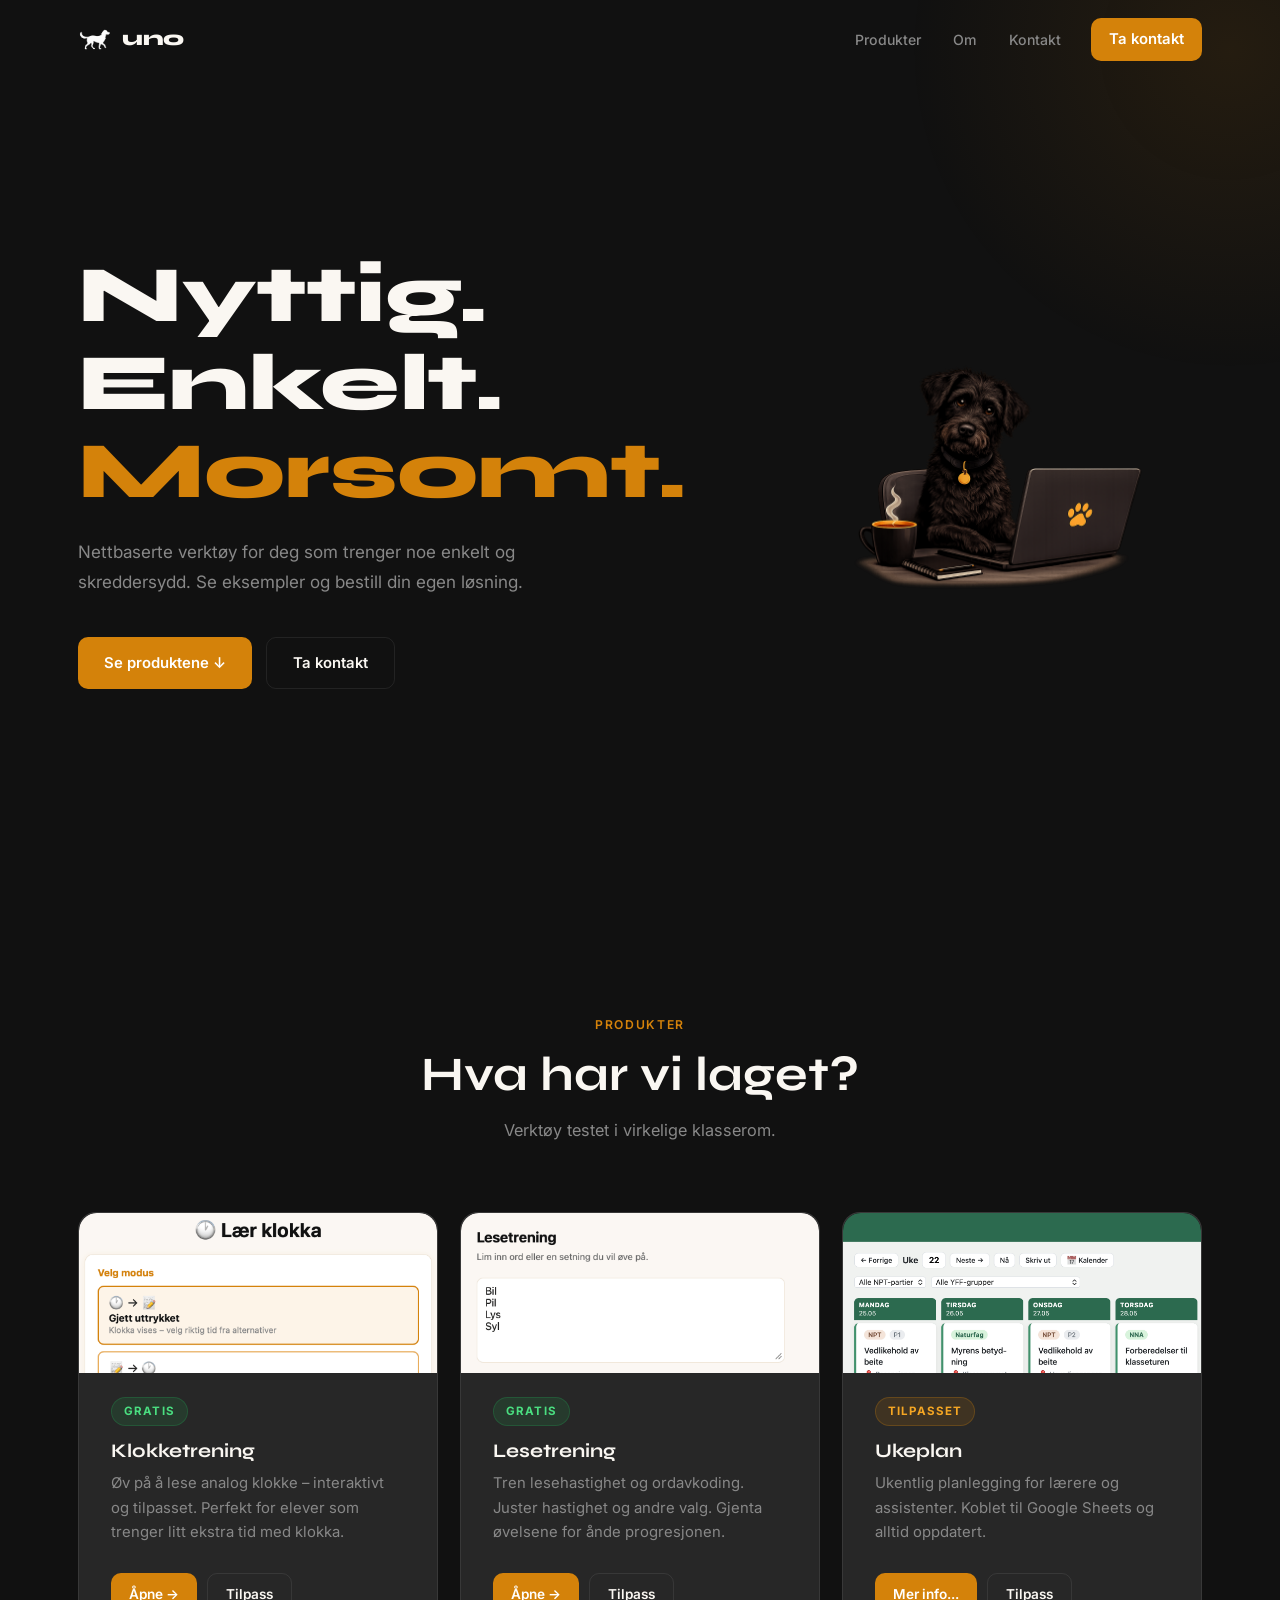
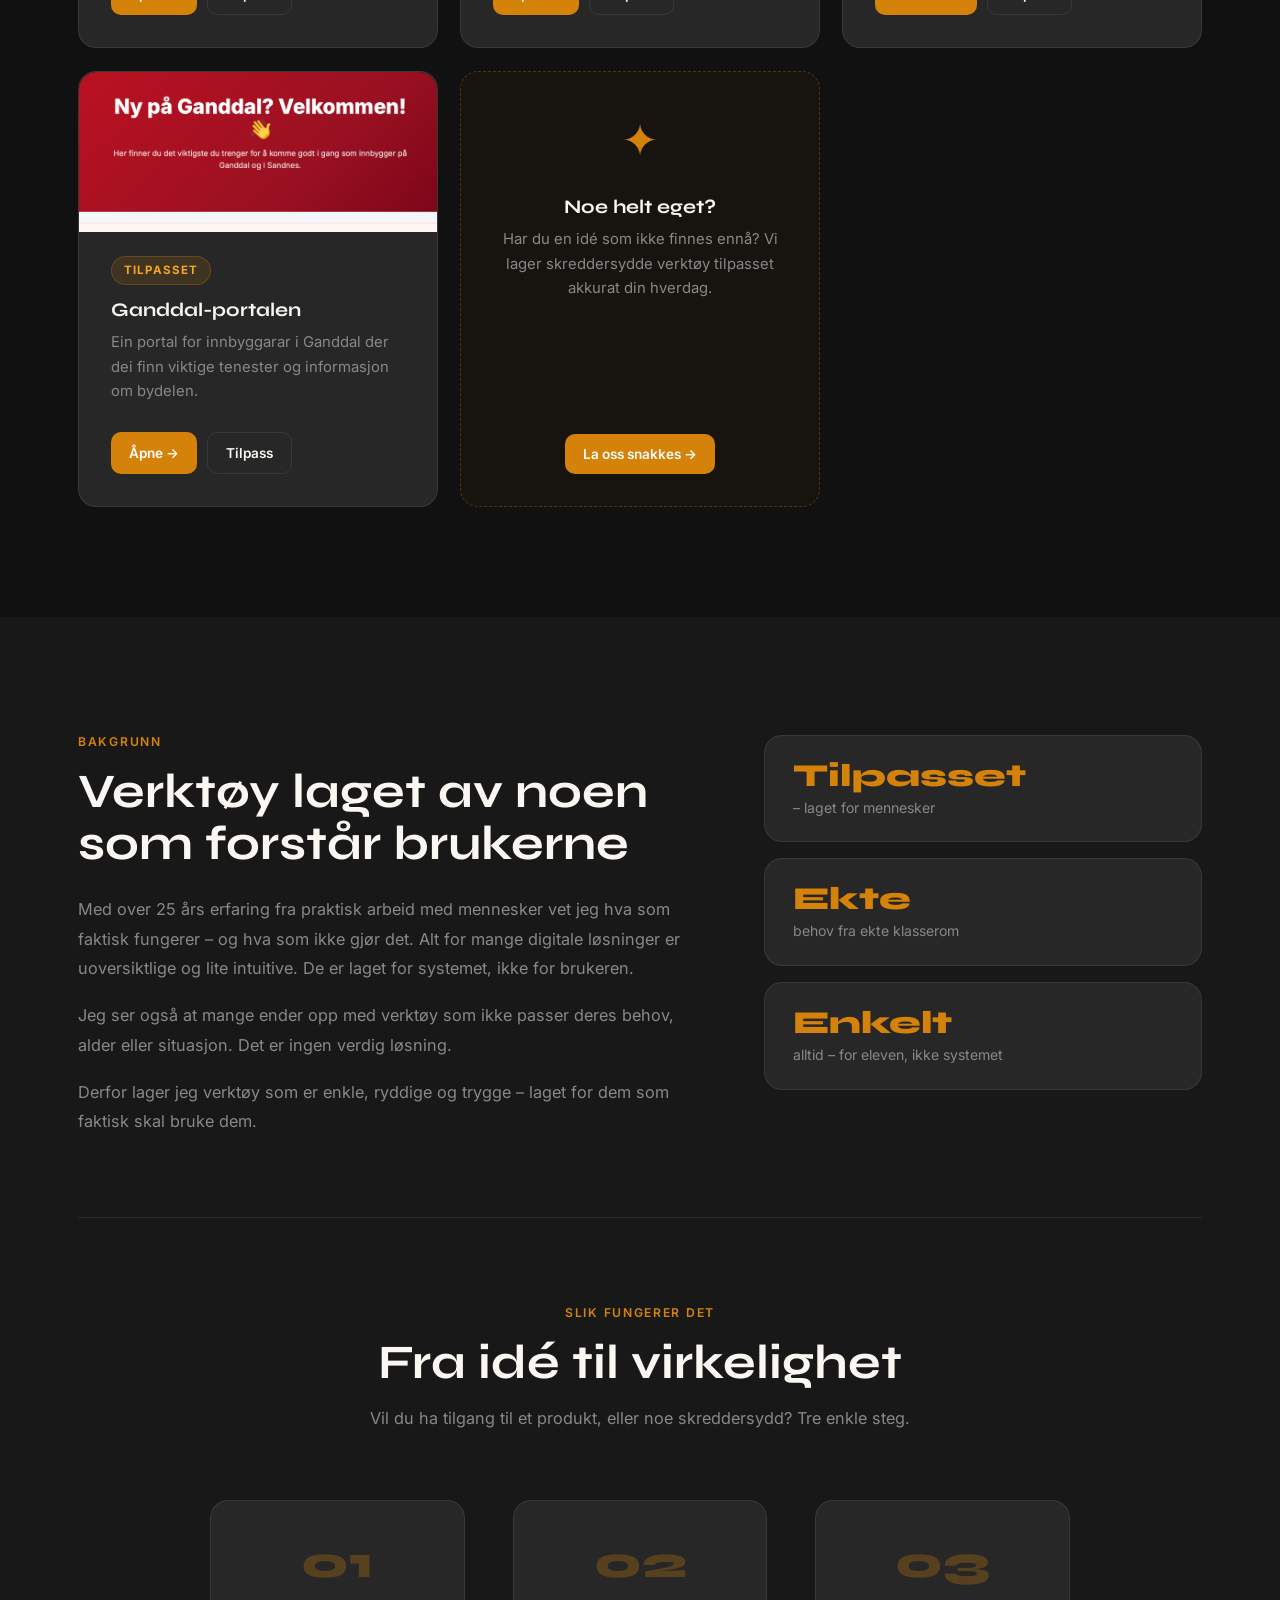
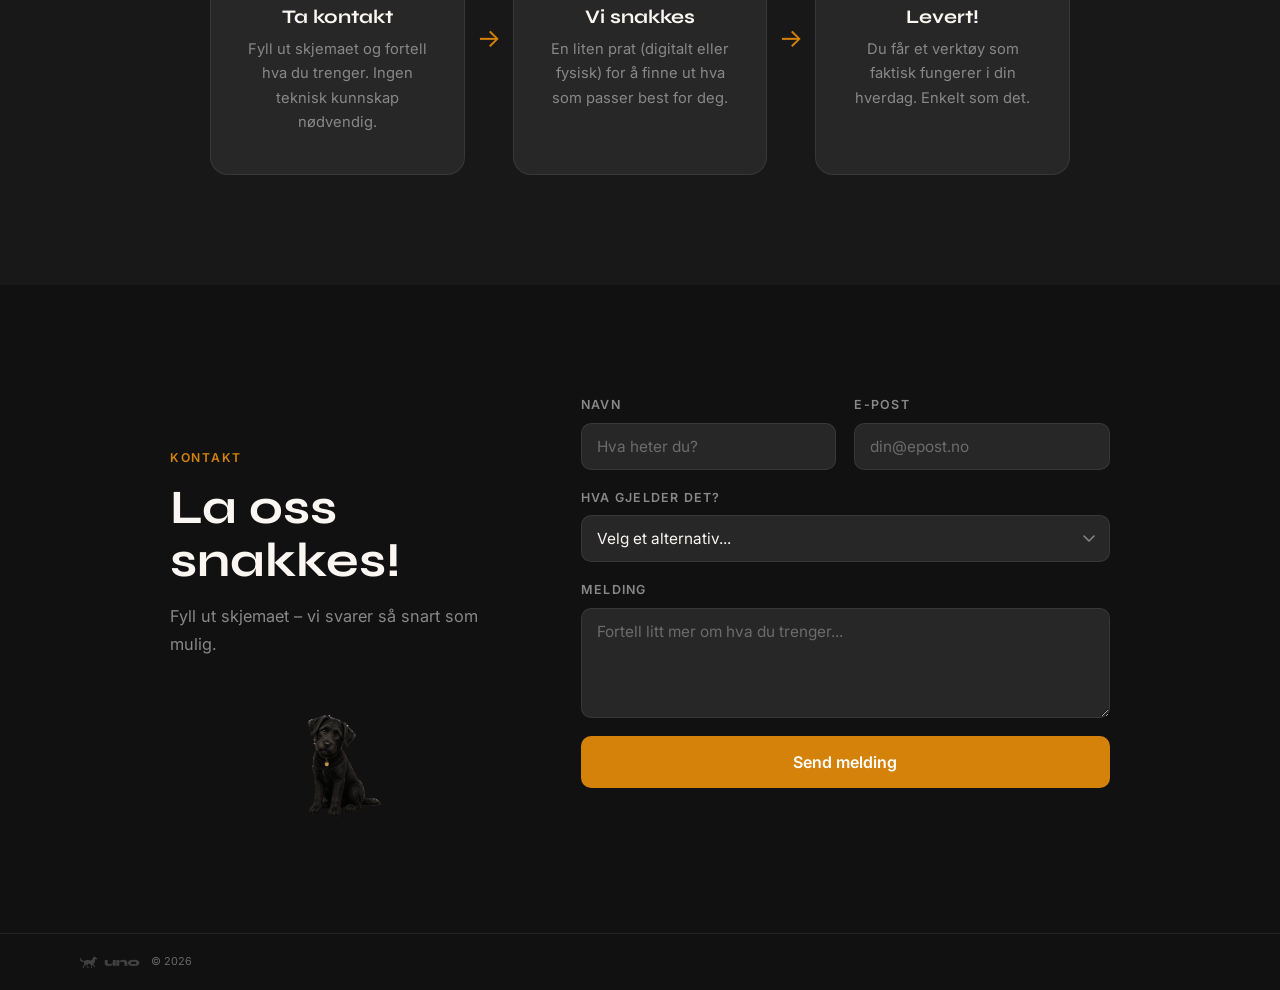
<file: index.html>
<!DOCTYPE html>
<html lang="no">
<head>
  <meta charset="UTF-8">
  <meta name="viewport" content="width=device-width, initial-scale=1.0">
  <meta name="description" content="Nettbaserte verktøy for skole og undervisning – enkle, morsomme og nyttige.">
  <title>uno · Verktøy for skolen</title>
  <!-- Favicon package generated by Favicon.im Generator -->
  <link rel="icon" type="image/x-icon" href="/favicon/favicon.ico">
  <link rel="icon" type="image/png" sizes="16x16" href="/favicon/favicon-16x16.png">
  <link rel="icon" type="image/png" sizes="32x32" href="/favicon/favicon-32x32.png">
  <link rel="apple-touch-icon" sizes="180x180" href="/favicon/apple-touch-icon.png">
  <link rel="icon" type="image/png" sizes="192x192" href="/favicon/android-chrome-192x192.png">
  <link rel="icon" type="image/png" sizes="512x512" href="/favicon/android-chrome-512x512.png">
  <link rel="manifest" href="/favicon/manifest.json">
  <meta name="theme-color" content="#111111">
  <link rel="preconnect" href="https://fonts.googleapis.com">
  <link rel="preconnect" href="https://fonts.gstatic.com" crossorigin>
  <link href="https://fonts.googleapis.com/css2?family=Syne:wght@400;600;700;800&family=Inter:ital,wght@0,400;0,500;0,600;1,400&display=swap" rel="stylesheet">
  <link rel="stylesheet" href="style.css">
</head>
<body>

  <!-- ===== NAVIGASJON ===== -->
  <nav class="nav" id="nav">
    <div class="nav-inner">
      <a href="#" class="nav-logo">
        <div class="nav-logo-img"><img src="img/sblogo.png" alt="Uno"></div>
        <span>uno</span>
      </a>
      <ul class="nav-links" id="navLinks">
        <li><a href="#produkter" class="nav-link">Produkter</a></li>
        <li><a href="#om" class="nav-link">Om</a></li>
        <li><a href="#kontakt" class="nav-link">Kontakt</a></li>
      </ul>
      <a href="#kontakt" class="btn btn-accent nav-cta">Ta kontakt</a>
      <button class="nav-toggle" id="navToggle" aria-label="Åpne meny">
        <span></span><span></span><span></span>
      </button>
    </div>
  </nav>

  <!-- ===== HERO ===== -->
  <section class="hero" id="topp">
    <div class="hero-bg-glow"></div>
    <div class="hero-inner">
      <div class="hero-text">
<h1>Nyttig.<br>Enkelt.<br><span class="accent">Morsomt.</span></h1>
        <p class="hero-sub">
          Nettbaserte verktøy for deg som trenger noe enkelt og skreddersydd. Se eksempler og bestill din egen løsning.
        </p>
        <div class="hero-actions">
          <a href="#produkter" class="btn btn-accent">Se produktene ↓</a>
          <a href="#kontakt" class="btn btn-ghost">Ta kontakt</a>
        </div>
      </div>
      <div class="hero-image-wrap">
        <div class="hero-image-card">
          <img src="img/sbhero2.png" alt="Uno" id="heroDog">
        </div>
        <div class="hero-paw hero-paw--1">🐾</div>
        <div class="hero-paw hero-paw--2">🐾</div>
        <div class="hero-paw hero-paw--3">🐾</div>
      </div>
    </div>
  </section>

  <!-- ===== PRODUKTER ===== -->
  <section class="section">
    <div class="container">
      <div class="section-header reveal" id="produkter">
        <span class="section-tag">Produkter</span>
        <h2>Hva har vi laget?</h2>
        <p>Verktøy testet i virkelige klasserom.</p>
      </div>

      <div class="products-grid">

        <div class="product-card reveal" data-tilt>
          <div class="card-header card-header--screenshot">
            <img src="img/slerklokka.png" alt="Klokketrening forhåndsvisning" class="card-screenshot">
          </div>
          <span class="card-tag tag-free">Gratis</span>
          <h3>Klokketrening</h3>
          <p>Øv på å lese analog klokke – interaktivt og tilpasset. Perfekt for elever som trenger litt ekstra tid med klokka.</p>
          <div class="card-footer card-footer--two">
            <a href="https://bligod.ganddal.net/Klokketrening" target="_blank" rel="noopener" class="btn btn-accent btn-sm">Åpne →</a>
            <a href="#kontakt" class="btn btn-ghost btn-sm" data-preselect="tilpass-klokketrening">Tilpass</a>
          </div>
        </div>

        <div class="product-card reveal" data-tilt>
          <div class="card-header card-header--screenshot">
            <img src="img/slesetrening.png" alt="Lesetrening forhåndsvisning" class="card-screenshot">
          </div>
          <span class="card-tag tag-free">Gratis</span>
          <h3>Lesetrening</h3>
          <p>Tren lesehastighet og ordavkoding. Juster hastighet og andre valg. Gjenta øvelsene for ånde progresjonen.</p>
          <div class="card-footer card-footer--two">
            <a href="https://bligod.ganddal.net/Lesetrening" target="_blank" rel="noopener" class="btn btn-accent btn-sm">Åpne →</a>
            <a href="#kontakt" class="btn btn-ghost btn-sm" data-preselect="tilpass-lesetrening">Tilpass</a>
          </div>
        </div>

        <div class="product-card reveal" data-tilt>
          <div class="card-header card-header--screenshot">
            <img src="img/sscreen-ukeplan.png" alt="Ukeplan forhåndsvisning" class="card-screenshot">
          </div>
          <span class="card-tag tag-access">Tilpasset</span>
          <h3>Ukeplan</h3>
          <p>Ukentlig planlegging for lærere og assistenter. Koblet til Google Sheets og alltid oppdatert.</p>
          <div class="card-footer card-footer--two">
            <a href="ukeplan1e.html" class="btn btn-accent btn-sm">Mer info...</a>
            <a href="#kontakt" class="btn btn-ghost btn-sm" data-preselect="tilpass-ukeplan">Tilpass</a>
          </div>
        </div>

        <div class="product-card reveal" data-tilt>
          <div class="card-header card-header--screenshot">
            <img src="img/sganddal.png" alt="Ganddal-portalen forhåndsvisning" class="card-screenshot">
          </div>
          <span class="card-tag tag-access">Tilpasset</span>
          <h3>Ganddal-portalen</h3>
          <p>Ein portal for innbyggarar i Ganddal der dei finn viktige tenester og informasjon om bydelen.</p>
          <div class="card-footer card-footer--two">
            <a href="https://www.ganddal.net" target="_blank" rel="noopener" class="btn btn-accent btn-sm">Åpne →</a>
            <a href="#kontakt" class="btn btn-ghost btn-sm" data-preselect="tilpass-ganddal">Tilpass</a>
          </div>
        </div>

        <div class="product-card product-card--custom reveal">
          <div class="custom-star">✦</div>
          <h3>Noe helt eget?</h3>
          <p>Har du en idé som ikke finnes ennå? Vi lager skreddersydde verktøy tilpasset akkurat din hverdag.</p>
          <div class="card-footer">
            <a href="#kontakt" class="btn btn-accent btn-sm">La oss snakkes →</a>
          </div>
        </div>

      </div>
    </div>
  </section>

  <!-- ===== OM ===== -->
  <section class="section section--alt" id="om">
    <div class="container">

      <div class="about-layout">
        <div class="about-text reveal">
          <span class="section-tag">Bakgrunn</span>
          <h2>Verktøy laget av noen som forstår brukerne</h2>
          <p>
            Med over 25 års erfaring fra praktisk arbeid med mennesker vet jeg hva som faktisk
            fungerer – og hva som ikke gjør det. Alt for mange digitale løsninger er
            uoversiktlige og lite intuitive. De er laget for systemet, ikke for brukeren.
          </p>
          <p>
            Jeg ser også at mange ender opp med verktøy som ikke passer deres behov,
            alder eller situasjon. Det er ingen verdig løsning.
          </p>
          <p>
            Derfor lager jeg verktøy som er enkle, ryddige og trygge –
            laget for dem som faktisk skal bruke dem.
          </p>
        </div>
        <div class="about-stat-col reveal">
          <div class="stat-card">
            <span class="stat-num">Tilpasset</span>
            <span class="stat-label">– laget for mennesker</span>
          </div>
          <div class="stat-card">
            <span class="stat-num">Ekte</span>
            <span class="stat-label">behov fra ekte klasserom</span>
          </div>
          <div class="stat-card">
            <span class="stat-num">Enkelt</span>
            <span class="stat-label">alltid – for eleven, ikke systemet</span>
          </div>
        </div>
      </div>

      <div class="divider reveal"></div>

      <div class="section-header reveal">
        <span class="section-tag">Slik fungerer det</span>
        <h2>Fra idé til virkelighet</h2>
        <p>Vil du ha tilgang til et produkt, eller noe skreddersydd? Tre enkle steg.</p>
      </div>
      <div class="steps">
        <div class="step reveal">
          <div class="step-num">01</div>
          <h3>Ta kontakt</h3>
          <p>Fyll ut skjemaet og fortell hva du trenger. Ingen teknisk kunnskap nødvendig.</p>
        </div>
        <div class="step-arrow reveal">→</div>
        <div class="step reveal">
          <div class="step-num">02</div>
          <h3>Vi snakkes</h3>
          <p>En liten prat (digitalt eller fysisk) for å finne ut hva som passer best for deg.</p>
        </div>
        <div class="step-arrow reveal">→</div>
        <div class="step reveal">
          <div class="step-num">03</div>
          <h3>Levert!</h3>
          <p>Du får et verktøy som faktisk fungerer i din hverdag. Enkelt som det.</p>
        </div>
      </div>

    </div>
  </section>

  <!-- ===== KONTAKT ===== -->
  <section class="section" id="kontakt">
    <div class="container">
      <div class="contact-layout">

        <div class="contact-left reveal">
          <span class="section-tag">Kontakt</span>
          <h2>La oss snakkes!</h2>
          <p>Fyll ut skjemaet – vi svarer så snart som mulig.</p>
          <div class="contact-dog-wrap">
            <img src="img/sbsitte.png" alt="Uno" id="contactDog" class="contact-dog">
          </div>
        </div>

        <div class="contact-right reveal">
          <!-- Bytt ut DITT_FORM_ID med din faktiske Formspree-ID fra formspree.io -->
          <form class="contact-form" id="contactForm" action="https://formspree.io/f/xzdwvpga" method="POST">

            <div class="form-row">
              <div class="form-group">
                <label for="name">Navn</label>
                <input type="text" id="name" name="name" placeholder="Hva heter du?" required autocomplete="name">
              </div>
              <div class="form-group">
                <label for="email">E-post</label>
                <input type="email" id="email" name="email" placeholder="din@epost.no" required autocomplete="email">
              </div>
            </div>

            <div class="form-group">
              <label for="type">Hva gjelder det?</label>
              <select id="type" name="type" required>
                <option value="" disabled selected>Velg et alternativ...</option>
                <option value="tilpass-klokketrening">Tilpass – Klokketrening</option>
                <option value="tilpass-lesetrening">Tilpass – Lesetrening</option>
                <option value="tilpass-ukeplan">Tilpass – Ukeplan</option>
                <option value="tilpass-ganddal">Tilpass – Ganddal-portalen</option>
                <option value="skreddersøm">Skreddersydd løsning</option>
                <option value="annet">Noe annet</option>
              </select>
            </div>

            <div class="form-group">
              <label for="message">Melding</label>
              <textarea id="message" name="message" rows="4" placeholder="Fortell litt mer om hva du trenger..." required></textarea>
            </div>

            <button type="submit" class="btn btn-accent btn-full" id="submitBtn">
              Send melding
            </button>

            <div class="form-success" id="formSuccess" hidden>
              <img src="img/sbsitte.png" alt="Hunden">
              <p>Takk! Vi svarer deg snart. 🎉</p>
            </div>

          </form>
        </div>

      </div>
    </div>
  </section>

  <!-- ===== FOOTER ===== -->
  <footer class="footer">
    <div class="footer-inner">
      <a href="#topp" class="footer-logo-link">
        <img src="img/unohundlogo.png" alt="uno" height="13">
      </a>
      <span class="footer-copy">© 2026</span>
    </div>
  </footer>

  <!-- Easter egg popup -->
  <div class="woof-popup" id="woofPopup" aria-live="polite"></div>

  <script src="app.js"></script>
</body>
</html>
</file>
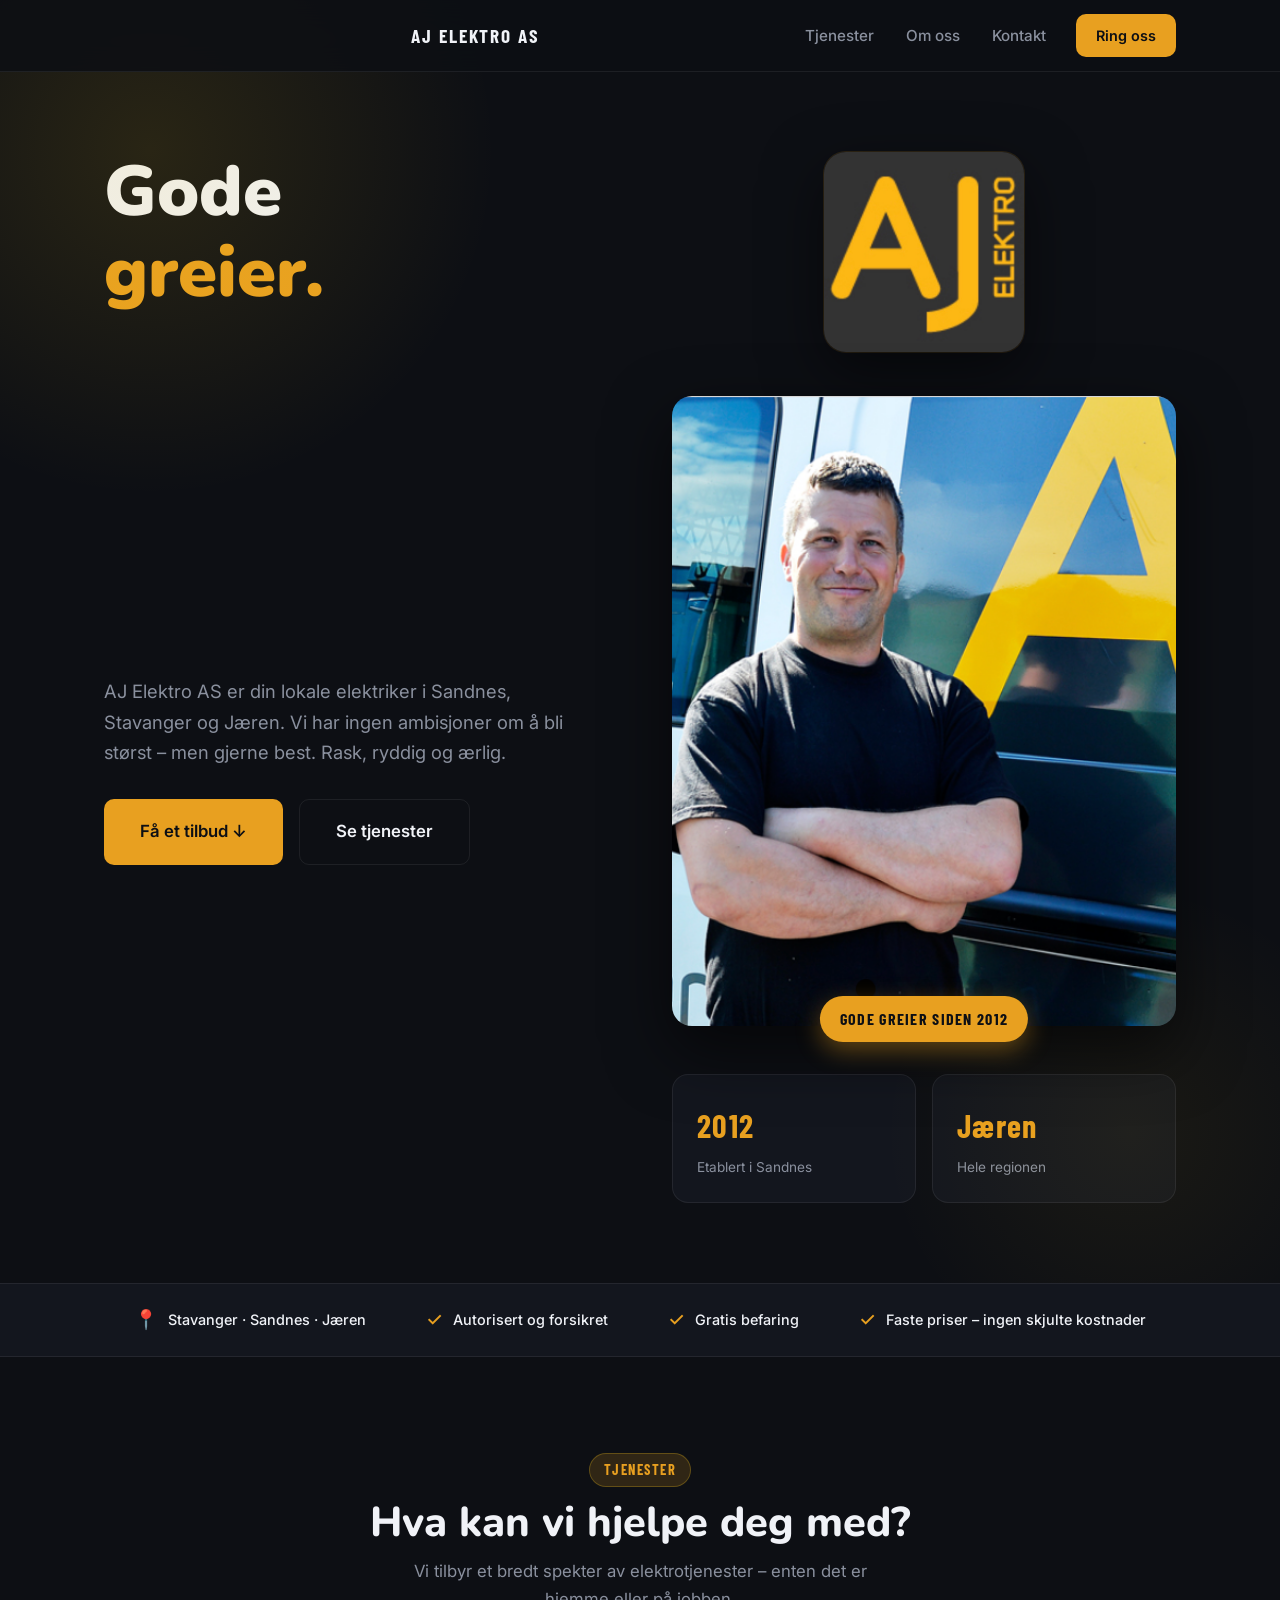
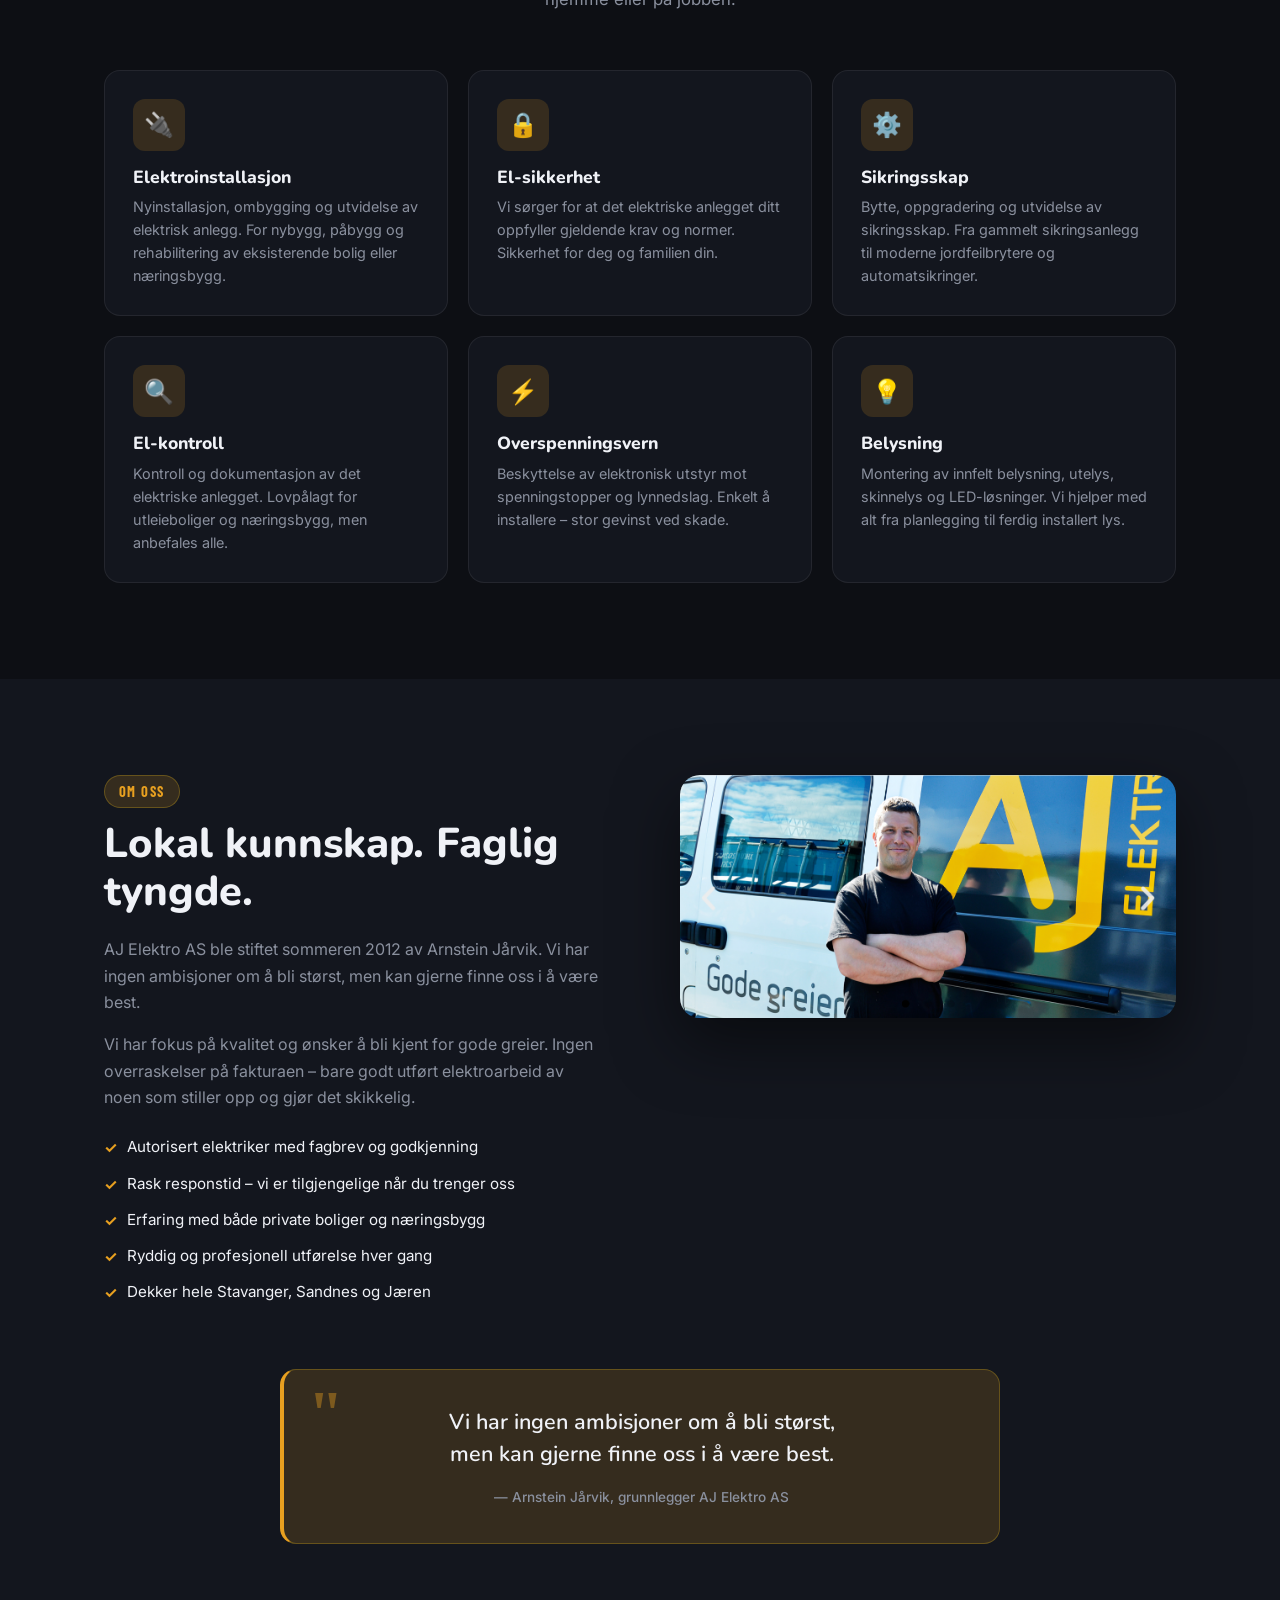
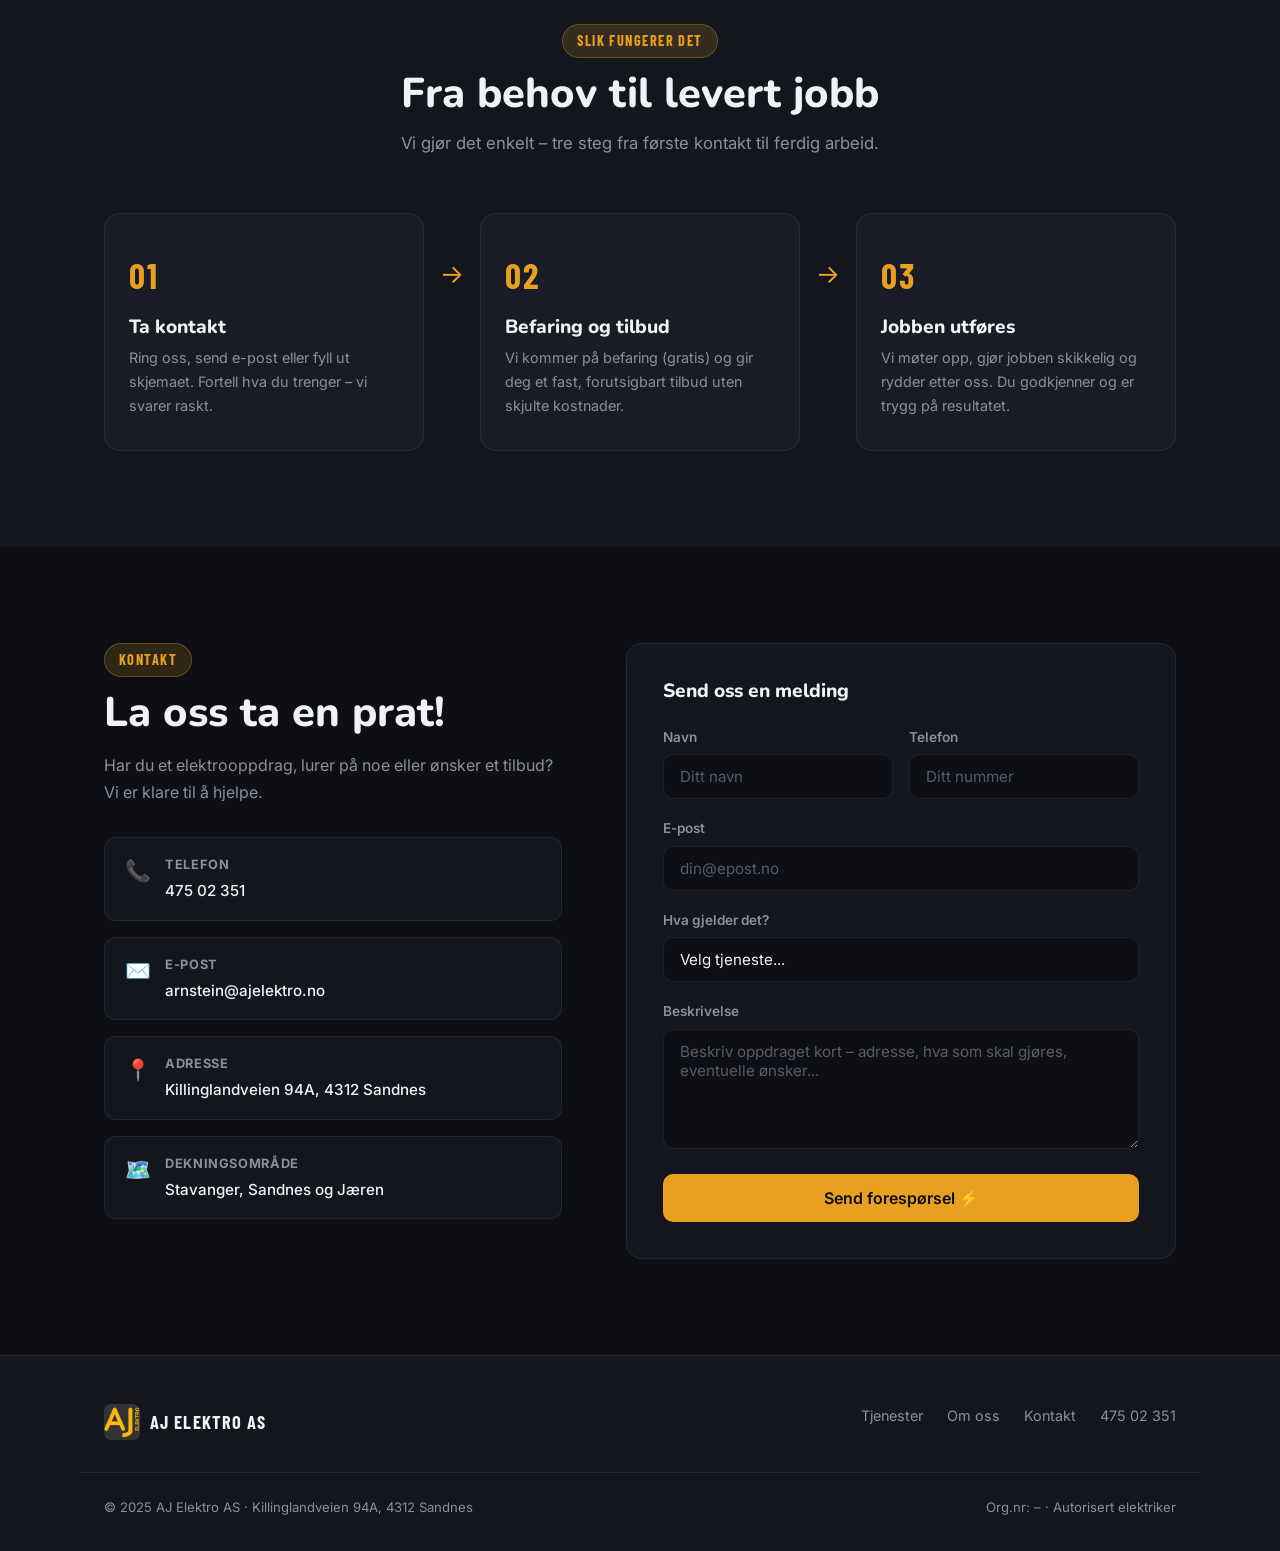
<file: ajelektro/index.html>
<!DOCTYPE html>
<html lang="no">
<head>
  <meta charset="UTF-8">
  <meta name="viewport" content="width=device-width, initial-scale=1.0">
  <meta name="description" content="AJ Elektro AS – din lokale elektriker i Stavanger, Sandnes og Jæren. Elektroinstallasjon, smarthus, sikringsskap, belysning og mer.">
  <meta name="keywords" content="elektriker, sandnes, stavanger, jæren, elektroinstallasjon, sikringsskap, belysning, el-kontroll">
  <title>AJ Elektro AS – Elektriker i Sandnes, Stavanger og Jæren</title>

  <!-- Open Graph -->
  <meta property="og:title" content="AJ Elektro AS">
  <meta property="og:description" content="Din lokale elektriker i Stavanger, Sandnes og Jæren.">
  <meta property="og:type" content="website">

  <link rel="preconnect" href="https://fonts.googleapis.com">
  <link rel="preconnect" href="https://fonts.gstatic.com" crossorigin>
  <link href="https://fonts.googleapis.com/css2?family=Nunito:wght@800;900&family=Barlow+Condensed:wght@600;700&family=Inter:wght@400;500;600&display=swap" rel="stylesheet">

  <style>
    /* ===== RESET & BASE ===== */
    *, *::before, *::after { box-sizing: border-box; margin: 0; padding: 0; }

    :root {
      --yellow: #E8A020;
      --yellow-dark: #c98610;
      --yellow-glow: rgba(232,160,32,0.16);
      --logo-bg: #3a3a3a;
      --bg: #0d0f14;
      --bg-card: #13161e;
      --bg-card2: #191c26;
      --border: rgba(255,255,255,0.07);
      --text: #f0f2f7;
      --text-muted: #8a909e;
      --radius: 16px;
      --nav-h: 72px;
    }

    html { scroll-behavior: smooth; }

    body {
      font-family: 'Inter', sans-serif;
      background: var(--bg);
      color: var(--text);
      line-height: 1.65;
      overflow-x: hidden;
    }

    h1, h2, h3 { font-family: 'Nunito', sans-serif; line-height: 1.15; }
    h1 { font-size: clamp(2.6rem, 6vw, 4.4rem); font-weight: 900; }
    h2 { font-size: clamp(1.8rem, 3.5vw, 2.6rem); font-weight: 800; }
    h3 { font-size: 1.2rem; font-weight: 800; }

    a { color: inherit; text-decoration: none; }
    img { display: block; max-width: 100%; }

    .accent { color: var(--yellow); }

    /* ===== LAYOUT ===== */
    .container { max-width: 1120px; margin: 0 auto; padding: 0 24px; }
    .section { padding: 96px 0; }
    .section--alt { background: var(--bg-card); }

    /* ===== BUTTONS ===== */
    .btn {
      display: inline-flex; align-items: center; gap: 8px;
      padding: 14px 28px; border-radius: 10px;
      font-family: 'Inter', sans-serif; font-weight: 600; font-size: 1rem;
      cursor: pointer; transition: all 0.2s ease; border: none;
      white-space: nowrap;
    }
    .btn-primary {
      background: var(--yellow); color: #0d0f14;
    }
    .btn-primary:hover { background: var(--yellow-dark); transform: translateY(-2px); box-shadow: 0 8px 24px var(--yellow-glow); }
    .btn-ghost {
      background: transparent; color: var(--text);
      border: 1.5px solid var(--border);
    }
    .btn-ghost:hover { border-color: var(--yellow); color: var(--yellow); }
    .btn-lg { padding: 18px 36px; font-size: 1.05rem; }
    .btn-sm { padding: 10px 20px; font-size: 0.9rem; }

    /* ===== NAV ===== */
    .nav {
      position: fixed; top: 0; left: 0; right: 0; z-index: 100;
      height: var(--nav-h);
      background: rgba(13,15,20,0.88);
      backdrop-filter: blur(14px);
      border-bottom: 1px solid var(--border);
      transition: box-shadow 0.3s;
    }
    .nav.scrolled { box-shadow: 0 4px 32px rgba(0,0,0,0.5); }
    .nav-inner {
      max-width: 1120px; margin: 0 auto; padding: 0 24px;
      height: 100%;
      display: grid;
      grid-template-columns: 56px 1fr auto;
      align-items: center;
      gap: 16px;
    }
    /* Logo slot – usynlig til scroll */
    .nav-logo-link { display: flex; align-items: center; }
    .nav-logo-img {
      width: 52px; height: 52px; flex-shrink: 0;
      border-radius: 10px; overflow: hidden;
      opacity: 0;
      transform: scale(0.55) translateY(-10px);
      transition: opacity 0.4s ease, transform 0.4s cubic-bezier(0.34,1.4,0.64,1);
    }
    .nav-logo-img img {
      width: 100%; height: 100%;
      object-fit: cover; object-position: center;
      transform: scale(1.18); display: block;
    }
    .nav.scrolled .nav-logo-img {
      opacity: 1;
      transform: scale(1) translateY(0);
    }
    /* Firmanavn sentrert */
    .nav-brand {
      text-align: center;
      font-family: 'Barlow Condensed', sans-serif;
      font-weight: 700; font-size: 1.2rem;
      letter-spacing: 0.1em; text-transform: uppercase;
      color: var(--text); text-decoration: none;
    }
    /* Høyre: lenker + CTA */
    .nav-right {
      display: flex; align-items: center; gap: 4px;
    }
    .nav-links {
      display: flex; list-style: none; gap: 4px;
    }
    .nav-link {
      padding: 8px 14px; border-radius: 8px;
      font-size: 0.95rem; font-weight: 500; color: var(--text-muted);
      transition: color 0.2s, background 0.2s;
    }
    .nav-link:hover { color: var(--text); background: rgba(255,255,255,0.05); }
    .nav-cta { margin-left: 12px; }
    .nav-toggle {
      display: none; flex-direction: column; gap: 5px;
      background: none; border: none; cursor: pointer; padding: 4px;
    }
    .nav-toggle span {
      display: block; width: 24px; height: 2px;
      background: var(--text); border-radius: 2px; transition: all 0.3s;
    }

    @media (max-width: 700px) {
      .nav-inner { grid-template-columns: 56px 1fr 44px; }
      .nav-right { display: none; }
      .nav-toggle { display: flex; }
      .nav-links.open {
        display: flex; flex-direction: column; position: absolute;
        top: var(--nav-h); left: 0; right: 0;
        background: var(--bg-card); border-bottom: 1px solid var(--border);
        padding: 16px; gap: 4px;
      }
      .nav-links.open .nav-link { padding: 12px 16px; }
    }

    /* ===== HERO ===== */
    .hero {
      min-height: 100svh;
      display: flex; align-items: center;
      padding-top: var(--nav-h);
      position: relative; overflow: hidden;
    }
    .hero-glow {
      position: absolute; top: -200px; left: -200px;
      width: 700px; height: 700px; border-radius: 50%;
      background: radial-gradient(circle, rgba(245,197,24,0.12) 0%, transparent 70%);
      pointer-events: none;
    }
    .hero-glow-2 {
      position: absolute; bottom: -100px; right: -100px;
      width: 500px; height: 500px; border-radius: 50%;
      background: radial-gradient(circle, rgba(245,197,24,0.06) 0%, transparent 70%);
      pointer-events: none;
    }
    .hero-inner {
      max-width: 1120px; margin: 0 auto; padding: 80px 24px;
      display: grid;
      grid-template-columns: 1fr 1fr;
      grid-template-areas:
        "heading visual"
        "body    visual";
      gap: 0 64px;
      align-items: start;
    }
    .hero-heading { grid-area: heading; padding-bottom: 24px; }
    .hero-body    { grid-area: body; }
    .hero-visual  { grid-area: visual; }

    .hero-sub {
      font-size: 1.15rem; color: var(--text-muted); margin: 0 0 32px;
      max-width: 480px;
    }
    .hero-actions { display: flex; gap: 16px; flex-wrap: wrap; }
    .hero-visual {
      display: flex; flex-direction: column; gap: 16px;
    }
    .hero-stat-row { display: grid; grid-template-columns: 1fr 1fr; gap: 16px; }
    .hero-stat {
      background: var(--bg-card);
      border: 1px solid var(--border);
      border-radius: var(--radius);
      padding: 24px;
    }
    .hero-stat-num {
      font-family: 'Barlow Condensed', sans-serif; font-size: 2rem; font-weight: 700;
      letter-spacing: 0.04em;
      color: var(--yellow);
    }
    .hero-stat-label { font-size: 0.85rem; color: var(--text-muted); margin-top: 4px; }
    .hero-trust {
      background: var(--bg-card); border: 1px solid var(--border);
      border-radius: var(--radius); padding: 20px 24px;
      display: flex; align-items: center; gap: 16px;
    }
    .hero-trust-icon { font-size: 2rem; }
    .hero-trust-text strong { display: block; font-size: 0.95rem; }
    .hero-trust-text span { font-size: 0.82rem; color: var(--text-muted); }

    .hero-logo-large {
      width: 200px; height: 200px;
      border-radius: 22px; overflow: hidden;
      margin: 0 auto 28px;
      box-shadow: 0 20px 60px rgba(0,0,0,0.5), 0 0 0 1px rgba(232,160,32,0.15);
      transition: opacity 0.45s ease, transform 0.45s cubic-bezier(0.4,0,0.2,1);
      flex-shrink: 0;
    }
    .hero-logo-large.hidden {
      opacity: 0;
      transform: scale(0.75) translateY(-24px);
    }
    .hero-logo-large img {
      width: 100%; height: 100%;
      object-fit: cover; object-position: center;
      transform: scale(1.12); display: block;
    }

    .hero-photo-wrap {
      position: relative; width: 100%;
    }
    .hero-photo {
      width: 100%; aspect-ratio: 4/5;
      object-fit: cover; object-position: center top;
      border-radius: 20px;
      display: block;
      box-shadow: 0 24px 64px rgba(0,0,0,0.6);
    }
    .hero-photo-placeholder {
      width: 100%; aspect-ratio: 4/5;
      border-radius: 20px;
      background: linear-gradient(135deg, #1e2028 0%, #2a2d38 100%);
      border: 2px dashed rgba(232,160,32,0.3);
      display: flex; flex-direction: column;
      align-items: center; justify-content: center;
      gap: 12px; color: var(--text-muted); text-align: center; padding: 24px;
    }
    .hero-photo-placeholder .placeholder-logo { font-size: 3rem; }
    .hero-photo-placeholder p { font-size: 0.85rem; line-height: 1.5; }
    .hero-photo-badge {
      position: absolute; bottom: -16px; left: 50%; transform: translateX(-50%);
      background: var(--yellow); color: #0d0f14;
      padding: 10px 20px; border-radius: 100px;
      font-family: 'Barlow Condensed', sans-serif; font-weight: 700; font-size: 1rem;
      letter-spacing: 0.08em; text-transform: uppercase;
      white-space: nowrap;
      box-shadow: 0 8px 24px rgba(232,160,32,0.4);
    }

    @media (max-width: 860px) {
      .hero-inner {
        grid-template-columns: 1fr 1fr;
        grid-template-areas:
          "heading visual"
          "body    body";
        gap: 20px 16px;
        align-items: start;
      }
      .hero-heading { align-self: end; padding-bottom: 0; }
      .hero-photo-wrap, .hero-stat-row { display: none; }
      .hero-logo-large {
        width: 100%; aspect-ratio: 1;
        height: auto; margin: 0;
      }
    }

    /* ===== SECTION HEADER ===== */
    .section-tag {
      display: inline-block;
      background: var(--yellow-glow); color: var(--yellow);
      border: 1px solid rgba(245,197,24,0.25);
      padding: 4px 14px; border-radius: 100px;
      font-family: 'Barlow Condensed', sans-serif;
      font-size: 0.9rem; font-weight: 700; letter-spacing: 0.1em; text-transform: uppercase;
      margin-bottom: 12px;
    }
    .section-header { text-align: center; margin-bottom: 56px; }
    .section-header h2 { margin-bottom: 12px; }
    .section-header p { color: var(--text-muted); font-size: 1.05rem; max-width: 520px; margin: 0 auto; }

    /* ===== TJENESTER ===== */
    .services-grid {
      display: grid;
      grid-template-columns: repeat(3, 1fr);
      gap: 20px;
    }
    @media (max-width: 900px) { .services-grid { grid-template-columns: repeat(2, 1fr); } }
    @media (max-width: 560px) { .services-grid { grid-template-columns: 1fr; } }

    .service-card {
      background: var(--bg-card);
      border: 1px solid var(--border);
      border-radius: var(--radius);
      padding: 28px;
      transition: border-color 0.25s, transform 0.25s, box-shadow 0.25s;
      position: relative; overflow: hidden;
    }
    .service-card:hover {
      border-color: rgba(245,197,24,0.4);
      transform: translateY(-4px);
      box-shadow: 0 16px 48px rgba(0,0,0,0.3);
    }
    .service-card::before {
      content: ''; position: absolute; top: 0; left: 0; right: 0; height: 3px;
      background: linear-gradient(90deg, var(--yellow), transparent);
      opacity: 0; transition: opacity 0.25s;
    }
    .service-card:hover::before { opacity: 1; }
    .service-icon {
      width: 52px; height: 52px; border-radius: 12px;
      background: var(--yellow-glow);
      display: flex; align-items: center; justify-content: center;
      font-size: 1.5rem; margin-bottom: 16px;
    }
    .service-card h3 { margin-bottom: 8px; font-size: 1.1rem; }
    .service-card p { font-size: 0.9rem; color: var(--text-muted); line-height: 1.6; }

    /* ===== OM OSS ===== */
    .about-grid {
      display: grid; grid-template-columns: 1fr 1fr;
      gap: 80px; align-items: center;
    }
    @media (max-width: 760px) { .about-grid { grid-template-columns: 1fr; gap: 48px; } }

    .about-text p { color: var(--text-muted); margin-bottom: 16px; font-size: 1rem; }
    .about-text p:last-child { margin-bottom: 0; }
    .about-text h2 { margin-bottom: 20px; }
    .about-checks { list-style: none; display: flex; flex-direction: column; gap: 10px; margin-top: 24px; }
    .about-checks li {
      display: flex; align-items: flex-start; gap: 10px;
      font-size: 0.95rem;
    }
    .about-checks li::before {
      content: '✓'; color: var(--yellow); font-weight: 700; flex-shrink: 0; margin-top: 1px;
    }
    .about-photo-wrap {
      position: relative; align-self: start;
    }
    .about-photo {
      width: 100%; border-radius: 20px;
      object-fit: cover; object-position: center top;
      box-shadow: 0 24px 64px rgba(0,0,0,0.5);
      display: block;
    }
    .about-photo-label {
      position: absolute; bottom: 16px; left: 16px; right: 16px;
      background: rgba(13,15,20,0.85);
      backdrop-filter: blur(8px);
      border: 1px solid rgba(232,160,32,0.3);
      border-radius: 10px;
      padding: 10px 16px;
      font-size: 0.85rem; font-weight: 600; color: var(--yellow);
      text-align: center;
    }

    /* ===== STEG ===== */
    .steps {
      display: grid; grid-template-columns: 1fr auto 1fr auto 1fr; gap: 0;
      align-items: start; margin-top: 48px;
    }
    @media (max-width: 700px) {
      .steps { grid-template-columns: 1fr; gap: 0; }
      .step-arrow { display: none; }
    }
    .step {
      background: var(--bg-card2); border: 1px solid var(--border);
      border-radius: var(--radius); padding: 32px 24px;
    }
    .step-num {
      font-family: 'Barlow Condensed', sans-serif; font-size: 2.2rem; font-weight: 700;
      letter-spacing: 0.05em;
      color: var(--yellow); margin-bottom: 12px;
    }
    .step h3 { margin-bottom: 8px; }
    .step p { font-size: 0.9rem; color: var(--text-muted); }
    .step-arrow {
      display: flex; align-items: center; justify-content: center;
      color: var(--yellow); font-size: 1.6rem; padding: 0 16px; padding-top: 40px;
    }

    /* ===== KONTAKT ===== */
    .contact-grid {
      display: grid; grid-template-columns: 1fr 1.2fr; gap: 64px; align-items: start;
    }
    @media (max-width: 800px) { .contact-grid { grid-template-columns: 1fr; gap: 40px; } }

    .contact-info h2 { margin-bottom: 16px; }
    .contact-info > p { color: var(--text-muted); margin-bottom: 32px; }
    .contact-details { display: flex; flex-direction: column; gap: 16px; }
    .contact-item {
      display: flex; align-items: flex-start; gap: 14px;
      background: var(--bg-card); border: 1px solid var(--border);
      border-radius: 12px; padding: 16px 20px;
    }
    .contact-item-icon { font-size: 1.3rem; flex-shrink: 0; }
    .contact-item-body strong { display: block; font-size: 0.8rem; color: var(--text-muted); text-transform: uppercase; letter-spacing: 0.05em; margin-bottom: 2px; }
    .contact-item-body a, .contact-item-body span { font-size: 0.95rem; font-weight: 500; }
    .contact-item-body a:hover { color: var(--yellow); }

    .contact-form-wrap {
      background: var(--bg-card); border: 1px solid var(--border);
      border-radius: var(--radius); padding: 36px;
    }
    .contact-form-wrap h3 { margin-bottom: 24px; }

    .form-group { margin-bottom: 18px; }
    .form-row { display: grid; grid-template-columns: 1fr 1fr; gap: 16px; }
    @media (max-width: 480px) { .form-row { grid-template-columns: 1fr; } }

    label {
      display: block; font-size: 0.85rem; font-weight: 600;
      margin-bottom: 6px; color: var(--text-muted);
    }
    input, select, textarea {
      width: 100%; padding: 12px 16px;
      background: var(--bg); border: 1.5px solid var(--border);
      border-radius: 10px; color: var(--text);
      font-family: 'Inter', sans-serif; font-size: 0.95rem;
      transition: border-color 0.2s;
      appearance: none;
    }
    input:focus, select:focus, textarea:focus {
      outline: none; border-color: var(--yellow);
      box-shadow: 0 0 0 3px rgba(245,197,24,0.1);
    }
    input::placeholder, textarea::placeholder { color: var(--text-muted); opacity: 0.6; }
    select option { background: var(--bg-card); }
    textarea { resize: vertical; min-height: 120px; }
    .btn-full { width: 100%; justify-content: center; }

    .form-success {
      text-align: center; padding: 32px;
      color: var(--text); font-size: 1.05rem;
    }
    .form-success .success-icon { font-size: 3rem; margin-bottom: 12px; }

    /* ===== USP BAR ===== */
    .usp-bar {
      border-top: 1px solid var(--border);
      border-bottom: 1px solid var(--border);
      background: var(--bg-card);
    }
    .usp-inner {
      max-width: 1120px; margin: 0 auto; padding: 0 24px;
      display: flex; justify-content: space-around; flex-wrap: wrap; gap: 0;
    }
    .usp-item {
      display: flex; align-items: center; gap: 10px;
      padding: 20px 16px; font-size: 0.9rem; font-weight: 500;
    }
    .usp-item-icon { color: var(--yellow); font-size: 1.2rem; }

    /* ===== FOOTER ===== */
    .footer {
      background: var(--bg-card);
      border-top: 1px solid var(--border);
      padding: 48px 0 32px;
    }
    .footer-inner {
      max-width: 1120px; margin: 0 auto; padding: 0 24px;
      display: flex; justify-content: space-between; align-items: flex-start;
      flex-wrap: wrap; gap: 32px;
    }
    .footer-brand {
      display: flex; align-items: center; gap: 10px;
      font-family: 'Barlow Condensed', sans-serif; font-weight: 700; font-size: 1.15rem;
      letter-spacing: 0.06em; text-transform: uppercase;
    }
    .footer-brand-logo {
      width: 36px; height: 36px; flex-shrink: 0;
      border-radius: 7px; overflow: hidden;
    }
    .footer-brand-logo img {
      width: 100%; height: 100%;
      object-fit: cover; object-position: center;
      transform: scale(1.18);
      display: block;
    }
    .footer-links { display: flex; gap: 24px; flex-wrap: wrap; }
    .footer-links a { font-size: 0.9rem; color: var(--text-muted); transition: color 0.2s; }
    .footer-links a:hover { color: var(--text); }
    .footer-bottom {
      max-width: 1120px; margin: 32px auto 0; padding: 24px 24px 0;
      border-top: 1px solid var(--border);
      display: flex; justify-content: space-between; flex-wrap: wrap; gap: 8px;
      font-size: 0.82rem; color: var(--text-muted);
    }

    /* ===== REVEAL ANIMATION ===== */
    .reveal {
      opacity: 0; transform: translateY(24px);
      transition: opacity 0.55s ease, transform 0.55s ease;
    }
    .reveal.visible { opacity: 1; transform: none; }

    /* ===== BRAND QUOTE ===== */
    .brand-quote {
      max-width: 720px; margin: 0 auto;
      background: var(--yellow-glow);
      border: 1px solid rgba(245,197,24,0.25);
      border-left: 4px solid var(--yellow);
      border-radius: var(--radius);
      padding: 36px 40px;
      font-family: 'Nunito', sans-serif;
      font-size: clamp(1.1rem, 2.5vw, 1.35rem);
      font-weight: 600;
      line-height: 1.5;
      text-align: center;
      color: var(--text);
      position: relative;
    }
    .brand-quote-mark {
      position: absolute; top: 12px; left: 24px;
      font-size: 4rem; line-height: 1; color: var(--yellow); opacity: 0.4;
      font-family: Georgia, serif;
    }
    .brand-quote cite {
      display: block; margin-top: 16px;
      font-family: 'Inter', sans-serif; font-size: 0.85rem;
      font-weight: 500; font-style: normal; color: var(--text-muted);
    }

    /* ===== SCROLL TOP ===== */
    .scroll-top {
      position: fixed; bottom: 28px; right: 28px; z-index: 50;
      width: 44px; height: 44px; border-radius: 50%;
      background: var(--yellow); color: #0d0f14;
      border: none; cursor: pointer; font-size: 1.1rem;
      display: flex; align-items: center; justify-content: center;
      opacity: 0; pointer-events: none; transition: opacity 0.3s, transform 0.3s;
      box-shadow: 0 4px 16px rgba(245,197,24,0.4);
    }
    .scroll-top.show { opacity: 1; pointer-events: all; }
    .scroll-top:hover { transform: translateY(-3px); }
  </style>
</head>
<body>

  <!-- ===== NAVIGASJON ===== -->
  <nav class="nav" id="nav">
    <div class="nav-inner">
      <!-- Logo – glir inn ved scroll -->
      <a href="#topp" class="nav-logo-link">
        <div class="nav-logo-img" id="navLogoImg">
          <img src="img/IMG_5417.jpeg" alt="AJ Elektro logo">
        </div>
      </a>
      <!-- Firmanavn sentrert -->
      <a href="#topp" class="nav-brand">AJ Elektro AS</a>
      <!-- Høyre: lenker + CTA -->
      <div class="nav-right">
        <ul class="nav-links" id="navLinks">
          <li><a href="#tjenester" class="nav-link">Tjenester</a></li>
          <li><a href="#om" class="nav-link">Om oss</a></li>
          <li><a href="#kontakt" class="nav-link">Kontakt</a></li>
        </ul>
        <a href="tel:47502351" class="btn btn-primary btn-sm nav-cta">Ring oss</a>
      </div>
      <button class="nav-toggle" id="navToggle" aria-label="Åpne meny">
        <span></span><span></span><span></span>
      </button>
    </div>
  </nav>

  <!-- ===== HERO ===== -->
  <section class="hero" id="topp">
    <div class="hero-glow"></div>
    <div class="hero-glow-2"></div>
    <div class="hero-inner">
      <div class="hero-heading">
        <h1>Gode<br><span class="accent">greier.</span></h1>
      </div>
      <div class="hero-body">
        <p class="hero-sub">
          AJ Elektro AS er din lokale elektriker i Sandnes, Stavanger og Jæren. Vi har ingen ambisjoner om å bli størst – men gjerne best. Rask, ryddig og ærlig.
        </p>
        <div class="hero-actions">
          <a href="#kontakt" class="btn btn-primary btn-lg">Få et tilbud ↓</a>
          <a href="#tjenester" class="btn btn-ghost btn-lg">Se tjenester</a>
        </div>
      </div>

      <div class="hero-visual">
        <!-- Stor logo – forsvinner opp i nav ved scroll -->
        <div class="hero-logo-large" id="heroLogo">
          <img src="img/IMG_5417.jpeg" alt="AJ Elektro">
        </div>
        <div class="hero-photo-wrap">
          <img
            src="img/arnstein-hero.jpg"
            alt="Arnstein Jårvik – grunnlegger av AJ Elektro, foran bilen med 'Gode greier'"
            class="hero-photo"
            onerror="this.style.display='none'; this.nextElementSibling.style.display='flex';"
          >
          <div class="hero-photo-placeholder" style="display:none;">
            <div class="placeholder-logo">
              <img src="img/IMG_5417.jpeg" alt="AJ Elektro" style="width:80px;height:80px;border-radius:12px;object-fit:cover;transform:scale(1.18);">
            </div>
            <p>Legg til <code>img/arnstein-hero.jpg</code><br>for å vise heltebildet</p>
          </div>
          <div class="hero-photo-badge">Gode greier siden 2012</div>
        </div>
        <div class="hero-stat-row" style="margin-top: 32px;">
          <div class="hero-stat">
            <div class="hero-stat-num">2012</div>
            <div class="hero-stat-label">Etablert i Sandnes</div>
          </div>
          <div class="hero-stat">
            <div class="hero-stat-num">Jæren</div>
            <div class="hero-stat-label">Hele regionen</div>
          </div>
        </div>
      </div>
    </div>
  </section>

  <!-- ===== USP BAR ===== -->
  <div class="usp-bar">
    <div class="usp-inner">
      <div class="usp-item"><span class="usp-item-icon">📍</span> Stavanger · Sandnes · Jæren</div>
      <div class="usp-item"><span class="usp-item-icon">✓</span> Autorisert og forsikret</div>
      <div class="usp-item"><span class="usp-item-icon">✓</span> Gratis befaring</div>
      <div class="usp-item"><span class="usp-item-icon">✓</span> Faste priser – ingen skjulte kostnader</div>
    </div>
  </div>

  <!-- ===== TJENESTER ===== -->
  <section class="section" id="tjenester">
    <div class="container">
      <div class="section-header reveal">
        <span class="section-tag">Tjenester</span>
        <h2>Hva kan vi hjelpe deg med?</h2>
        <p>Vi tilbyr et bredt spekter av elektrotjenester – enten det er hjemme eller på jobben.</p>
      </div>

      <div class="services-grid">

        <div class="service-card reveal">
          <div class="service-icon">🔌</div>
          <h3>Elektroinstallasjon</h3>
          <p>Nyinstallasjon, ombygging og utvidelse av elektrisk anlegg. For nybygg, påbygg og rehabilitering av eksisterende bolig eller næringsbygg.</p>
        </div>

        <div class="service-card reveal">
          <div class="service-icon">🔒</div>
          <h3>El-sikkerhet</h3>
          <p>Vi sørger for at det elektriske anlegget ditt oppfyller gjeldende krav og normer. Sikkerhet for deg og familien din.</p>
        </div>

        <div class="service-card reveal">
          <div class="service-icon">⚙️</div>
          <h3>Sikringsskap</h3>
          <p>Bytte, oppgradering og utvidelse av sikringsskap. Fra gammelt sikringsanlegg til moderne jordfeilbrytere og automatsikringer.</p>
        </div>

        <div class="service-card reveal">
          <div class="service-icon">🔍</div>
          <h3>El-kontroll</h3>
          <p>Kontroll og dokumentasjon av det elektriske anlegget. Lovpålagt for utleieboliger og næringsbygg, men anbefales alle.</p>
        </div>

        <div class="service-card reveal">
          <div class="service-icon">⚡</div>
          <h3>Overspenningsvern</h3>
          <p>Beskyttelse av elektronisk utstyr mot spenningstopper og lynnedslag. Enkelt å installere – stor gevinst ved skade.</p>
        </div>

        <div class="service-card reveal">
          <div class="service-icon">💡</div>
          <h3>Belysning</h3>
          <p>Montering av innfelt belysning, utelys, skinnelys og LED-løsninger. Vi hjelper med alt fra planlegging til ferdig installert lys.</p>
        </div>

      </div>
    </div>
  </section>

  <!-- ===== OM OSS ===== -->
  <section class="section section--alt" id="om">
    <div class="container">
      <div class="about-grid">

        <div class="about-text reveal">
          <span class="section-tag">Om oss</span>
          <h2>Lokal kunnskap. Faglig tyngde.</h2>
          <p>
            AJ Elektro AS ble stiftet sommeren 2012 av Arnstein Jårvik. Vi har ingen ambisjoner om å bli størst, men kan gjerne finne oss i å være best.
          </p>
          <p>
            Vi har fokus på kvalitet og ønsker å bli kjent for gode greier. Ingen overraskelser på fakturaen – bare godt utført elektroarbeid av noen som stiller opp og gjør det skikkelig.
          </p>
          <ul class="about-checks">
            <li>Autorisert elektriker med fagbrev og godkjenning</li>
            <li>Rask responstid – vi er tilgjengelige når du trenger oss</li>
            <li>Erfaring med både private boliger og næringsbygg</li>
            <li>Ryddig og profesjonell utførelse hver gang</li>
            <li>Dekker hele Stavanger, Sandnes og Jæren</li>
          </ul>
        </div>

        <div class="about-photo-wrap reveal">
          <img
            src="img/arnstein-hero.jpg"
            alt="Arnstein Jårvik foran AJ Elektro-bilen"
            class="about-photo"
            onerror="this.closest('.about-photo-wrap').style.display='none';"
          >
        </div>

      </div>

      <div style="height: 64px;"></div>

      <!-- Sitat / brand statement -->
      <blockquote class="brand-quote reveal">
        <span class="brand-quote-mark">"</span>
        Vi har ingen ambisjoner om å bli størst,<br>men kan gjerne finne oss i å være best.
        <cite>— Arnstein Jårvik, grunnlegger AJ Elektro AS</cite>
      </blockquote>

      <div style="height: 80px;"></div>

      <div class="section-header reveal">
        <span class="section-tag">Slik fungerer det</span>
        <h2>Fra behov til levert jobb</h2>
        <p>Vi gjør det enkelt – tre steg fra første kontakt til ferdig arbeid.</p>
      </div>

      <div class="steps">
        <div class="step reveal">
          <div class="step-num">01</div>
          <h3>Ta kontakt</h3>
          <p>Ring oss, send e-post eller fyll ut skjemaet. Fortell hva du trenger – vi svarer raskt.</p>
        </div>
        <div class="step-arrow reveal">→</div>
        <div class="step reveal">
          <div class="step-num">02</div>
          <h3>Befaring og tilbud</h3>
          <p>Vi kommer på befaring (gratis) og gir deg et fast, forutsigbart tilbud uten skjulte kostnader.</p>
        </div>
        <div class="step-arrow reveal">→</div>
        <div class="step reveal">
          <div class="step-num">03</div>
          <h3>Jobben utføres</h3>
          <p>Vi møter opp, gjør jobben skikkelig og rydder etter oss. Du godkjenner og er trygg på resultatet.</p>
        </div>
      </div>

    </div>
  </section>

  <!-- ===== KONTAKT ===== -->
  <section class="section" id="kontakt">
    <div class="container">
      <div class="contact-grid">

        <div class="contact-info reveal">
          <span class="section-tag">Kontakt</span>
          <h2>La oss ta en prat!</h2>
          <p>Har du et elektrooppdrag, lurer på noe eller ønsker et tilbud? Vi er klare til å hjelpe.</p>

          <div class="contact-details">
            <div class="contact-item">
              <div class="contact-item-icon">📞</div>
              <div class="contact-item-body">
                <strong>Telefon</strong>
                <a href="tel:47502351">475 02 351</a>
              </div>
            </div>
            <div class="contact-item">
              <div class="contact-item-icon">✉️</div>
              <div class="contact-item-body">
                <strong>E-post</strong>
                <a href="mailto:arnstein@ajelektro.no">arnstein@ajelektro.no</a>
              </div>
            </div>
            <div class="contact-item">
              <div class="contact-item-icon">📍</div>
              <div class="contact-item-body">
                <strong>Adresse</strong>
                <span>Killinglandveien 94A, 4312 Sandnes</span>
              </div>
            </div>
            <div class="contact-item">
              <div class="contact-item-icon">🗺️</div>
              <div class="contact-item-body">
                <strong>Dekningsområde</strong>
                <span>Stavanger, Sandnes og Jæren</span>
              </div>
            </div>
          </div>
        </div>

        <div class="contact-form-wrap reveal">
          <h3>Send oss en melding</h3>
          <form id="contactForm" action="https://formspree.io/f/xzdwvpga" method="POST">

            <div class="form-row">
              <div class="form-group">
                <label for="name">Navn</label>
                <input type="text" id="name" name="name" placeholder="Ditt navn" required autocomplete="name">
              </div>
              <div class="form-group">
                <label for="phone">Telefon</label>
                <input type="tel" id="phone" name="phone" placeholder="Ditt nummer" autocomplete="tel">
              </div>
            </div>

            <div class="form-group">
              <label for="email">E-post</label>
              <input type="email" id="email" name="email" placeholder="din@epost.no" required autocomplete="email">
            </div>

            <div class="form-group">
              <label for="service">Hva gjelder det?</label>
              <select id="service" name="service" required>
                <option value="" disabled selected>Velg tjeneste...</option>
                <option value="elektroinstallasjon">Elektroinstallasjon</option>
                <option value="el-sikkerhet">El-sikkerhet</option>
                <option value="sikringsskap">Sikringsskap</option>
                <option value="el-kontroll">El-kontroll</option>
                <option value="overspenningsvern">Overspenningsvern</option>
                <option value="belysning">Belysning</option>
                <option value="annet">Annet</option>
              </select>
            </div>

            <div class="form-group">
              <label for="message">Beskrivelse</label>
              <textarea id="message" name="message" placeholder="Beskriv oppdraget kort – adresse, hva som skal gjøres, eventuelle ønsker..." required></textarea>
            </div>

            <button type="submit" class="btn btn-primary btn-full" id="submitBtn">
              Send forespørsel ⚡
            </button>

            <div class="form-success" id="formSuccess" hidden>
              <div class="success-icon">✅</div>
              <p>Takk! Vi tar kontakt så snart som mulig.</p>
            </div>

          </form>
        </div>

      </div>
    </div>
  </section>

  <!-- ===== FOOTER ===== -->
  <footer class="footer">
    <div class="footer-inner">
      <div class="footer-brand">
        <div class="footer-brand-logo">
          <img src="img/IMG_5417.jpeg" alt="AJ Elektro logo">
        </div>
        AJ Elektro AS
      </div>
      <nav class="footer-links">
        <a href="#tjenester">Tjenester</a>
        <a href="#om">Om oss</a>
        <a href="#kontakt">Kontakt</a>
        <a href="tel:47502351">475 02 351</a>
      </nav>
    </div>
    <div class="footer-bottom">
      <span>© 2025 AJ Elektro AS · Killinglandveien 94A, 4312 Sandnes</span>
      <span>Org.nr: – · Autorisert elektriker</span>
    </div>
  </footer>

  <button class="scroll-top" id="scrollTop" aria-label="Til toppen">↑</button>

  <script>
    const nav = document.getElementById('nav');
    const scrollTopBtn = document.getElementById('scrollTop');
    const heroLogo = document.getElementById('heroLogo');
    const hero = document.getElementById('topp');

    function onScroll() {
      const y = window.scrollY;
      nav.classList.toggle('scrolled', y > 40);
      scrollTopBtn.classList.toggle('show', y > 400);

      // Hero-logo forsvinner, nav-logo glir inn
      const threshold = hero.offsetHeight * 0.35;
      if (heroLogo) heroLogo.classList.toggle('hidden', y > threshold);
    }

    window.addEventListener('scroll', onScroll, { passive: true });
    onScroll();

    scrollTopBtn.addEventListener('click', () => window.scrollTo({ top: 0, behavior: 'smooth' }));

    // Mobile menu
    const navToggle = document.getElementById('navToggle');
    const navLinks = document.getElementById('navLinks');
    navToggle.addEventListener('click', () => navLinks.classList.toggle('open'));
    navLinks.querySelectorAll('.nav-link').forEach(l =>
      l.addEventListener('click', () => navLinks.classList.remove('open'))
    );

    // Reveal on scroll
    const revealEls = document.querySelectorAll('.reveal');
    const observer = new IntersectionObserver(entries => {
      entries.forEach(e => { if (e.isIntersecting) { e.target.classList.add('visible'); observer.unobserve(e.target); } });
    }, { threshold: 0.1 });
    revealEls.forEach(el => observer.observe(el));

    // Contact form
    const form = document.getElementById('contactForm');
    const submitBtn = document.getElementById('submitBtn');
    const formSuccess = document.getElementById('formSuccess');

    form.addEventListener('submit', async (e) => {
      e.preventDefault();
      submitBtn.textContent = 'Sender...';
      submitBtn.disabled = true;
      try {
        const res = await fetch(form.action, {
          method: 'POST',
          body: new FormData(form),
          headers: { Accept: 'application/json' }
        });
        if (res.ok) {
          form.querySelectorAll('input, select, textarea, button').forEach(el => el.style.display = 'none');
          form.querySelector('h3') && (form.querySelector('h3').style.display = 'none');
          formSuccess.hidden = false;
        } else {
          submitBtn.textContent = 'Noe gikk galt – prøv igjen';
          submitBtn.disabled = false;
        }
      } catch {
        submitBtn.textContent = 'Noe gikk galt – prøv igjen';
        submitBtn.disabled = false;
      }
    });
  </script>
</body>
</html>
</file>
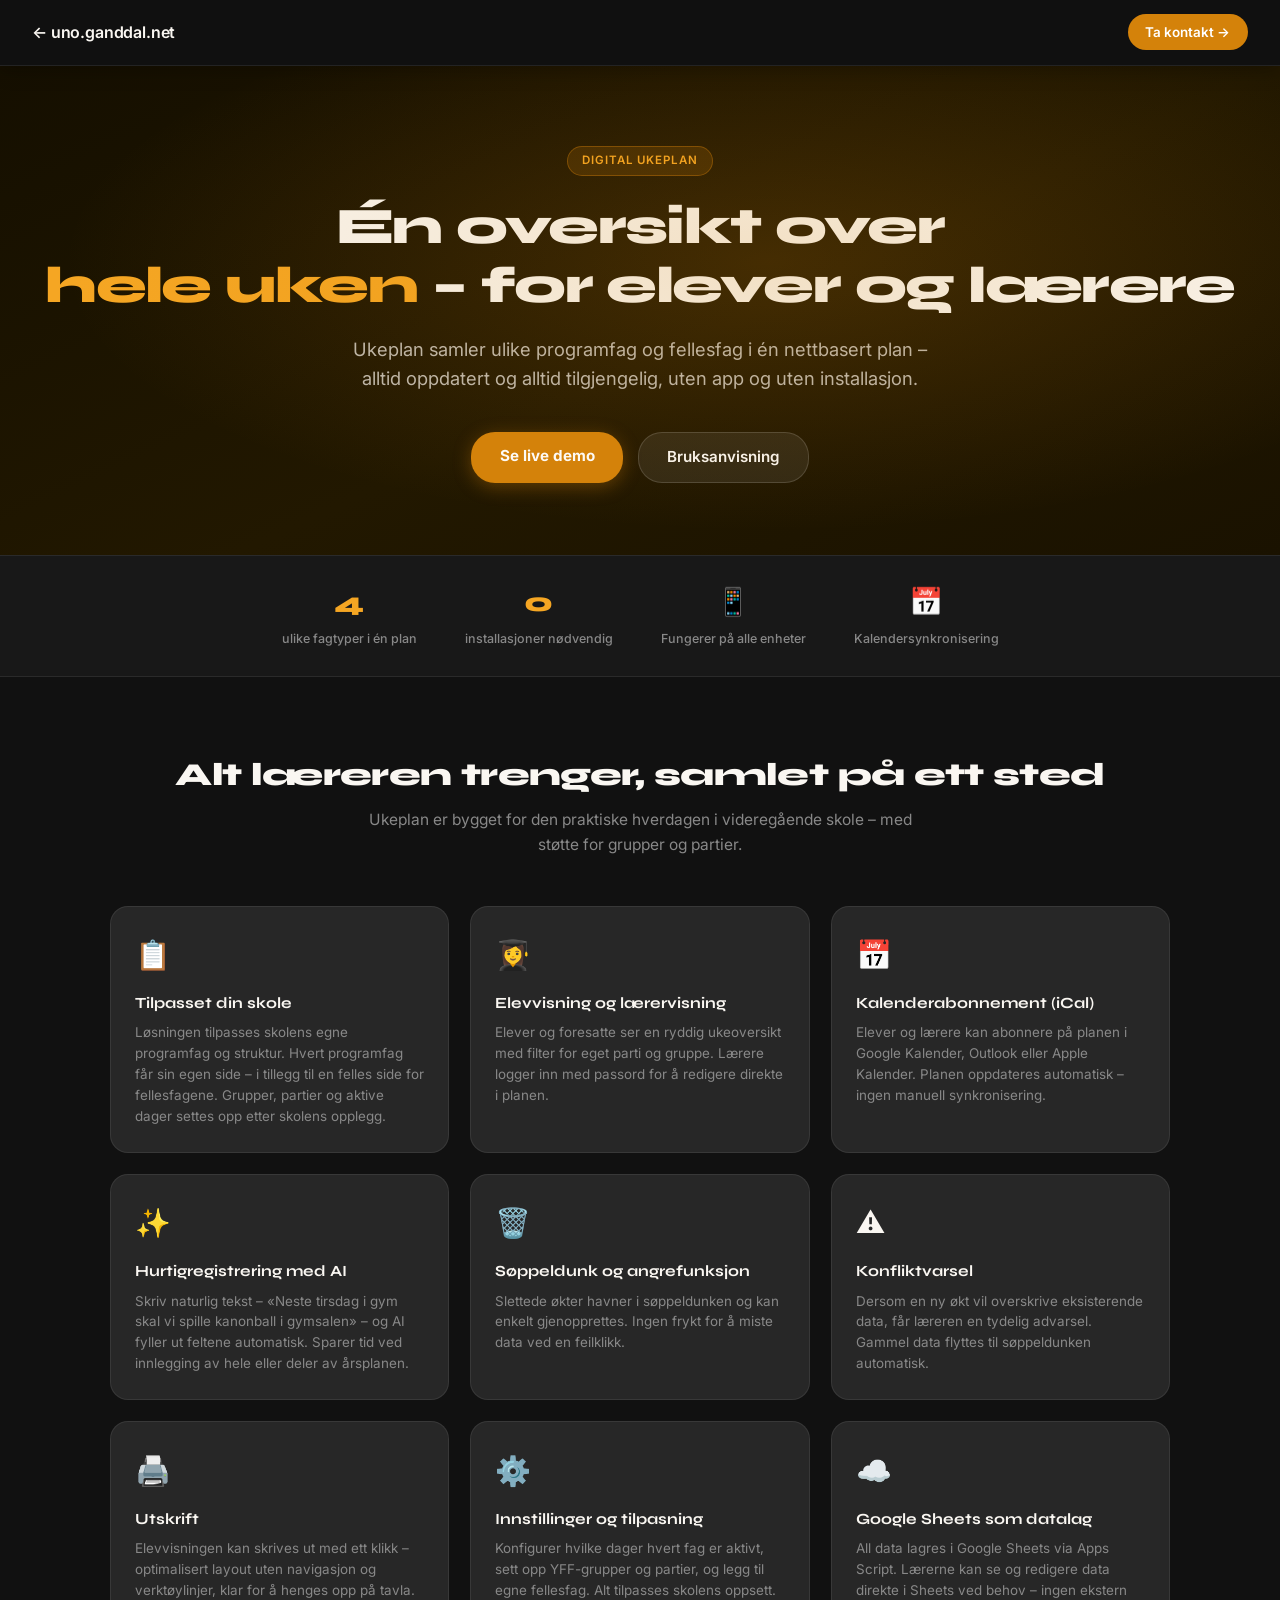
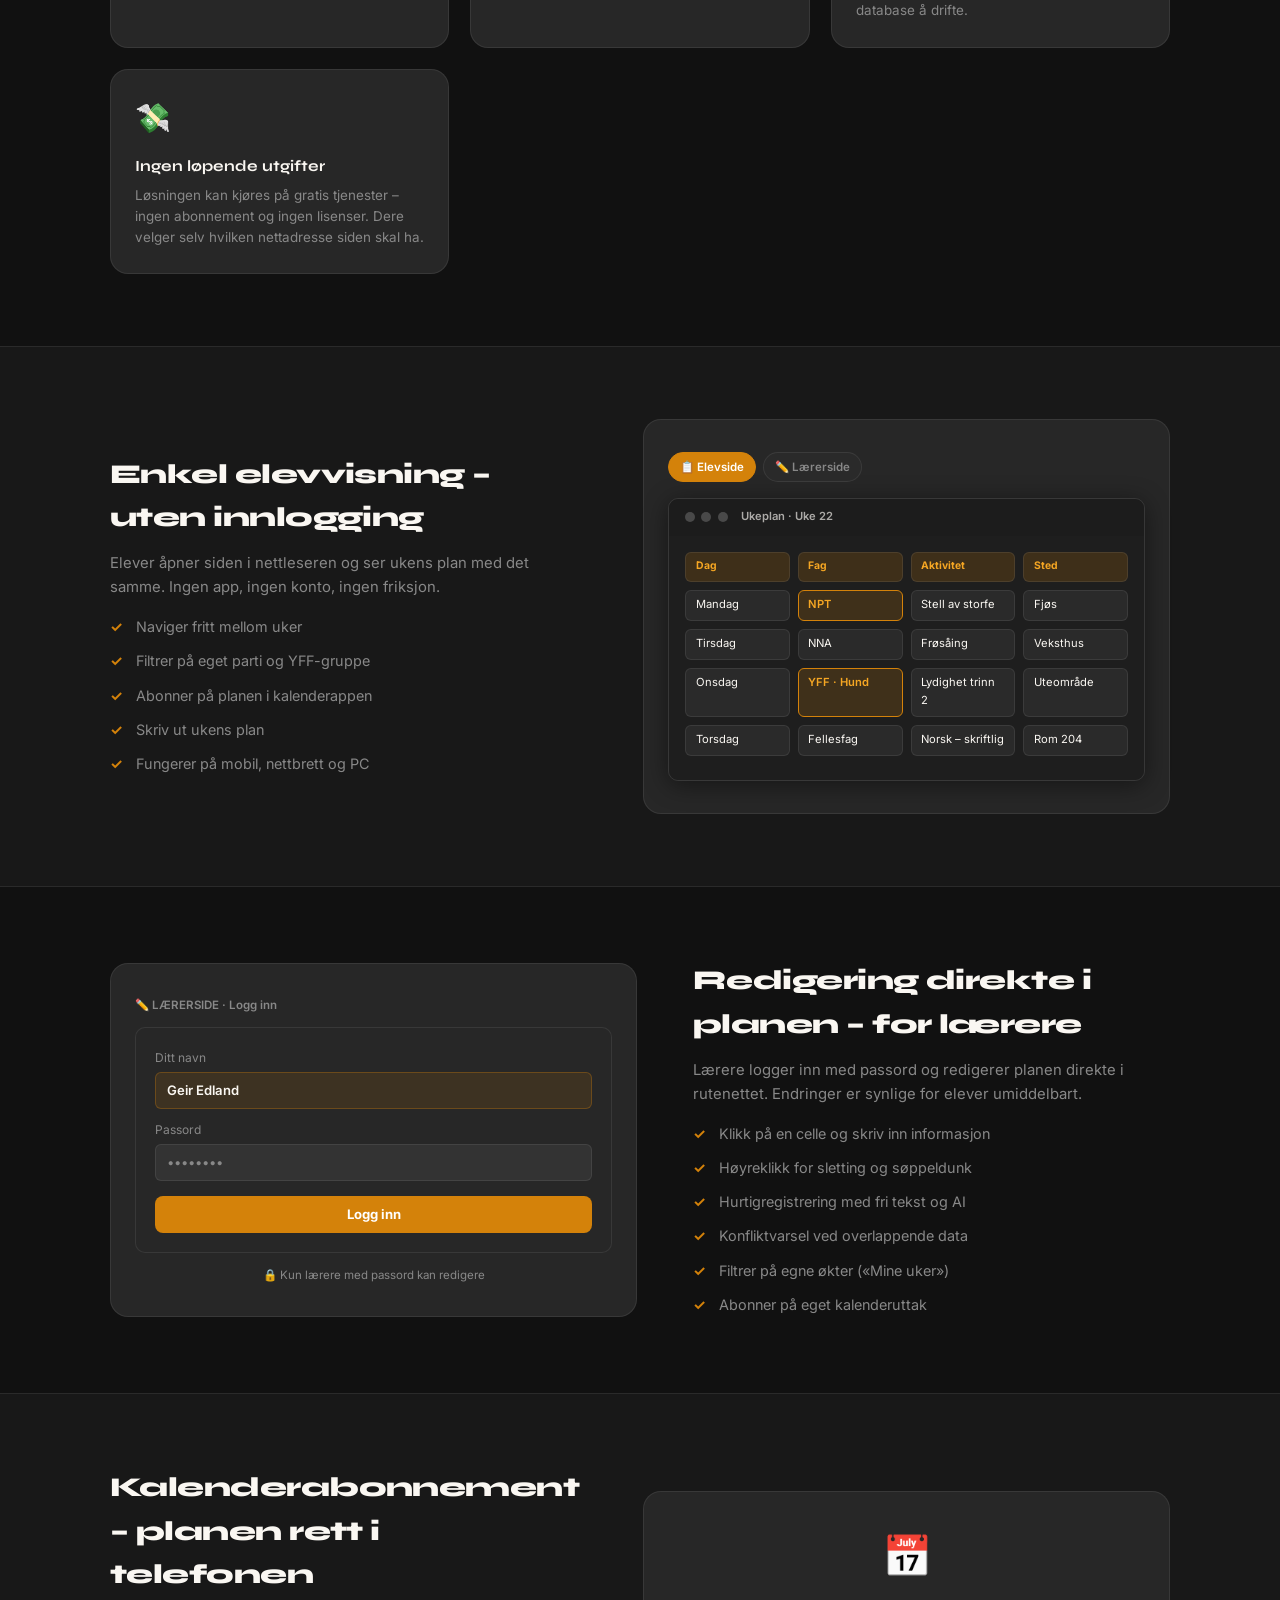
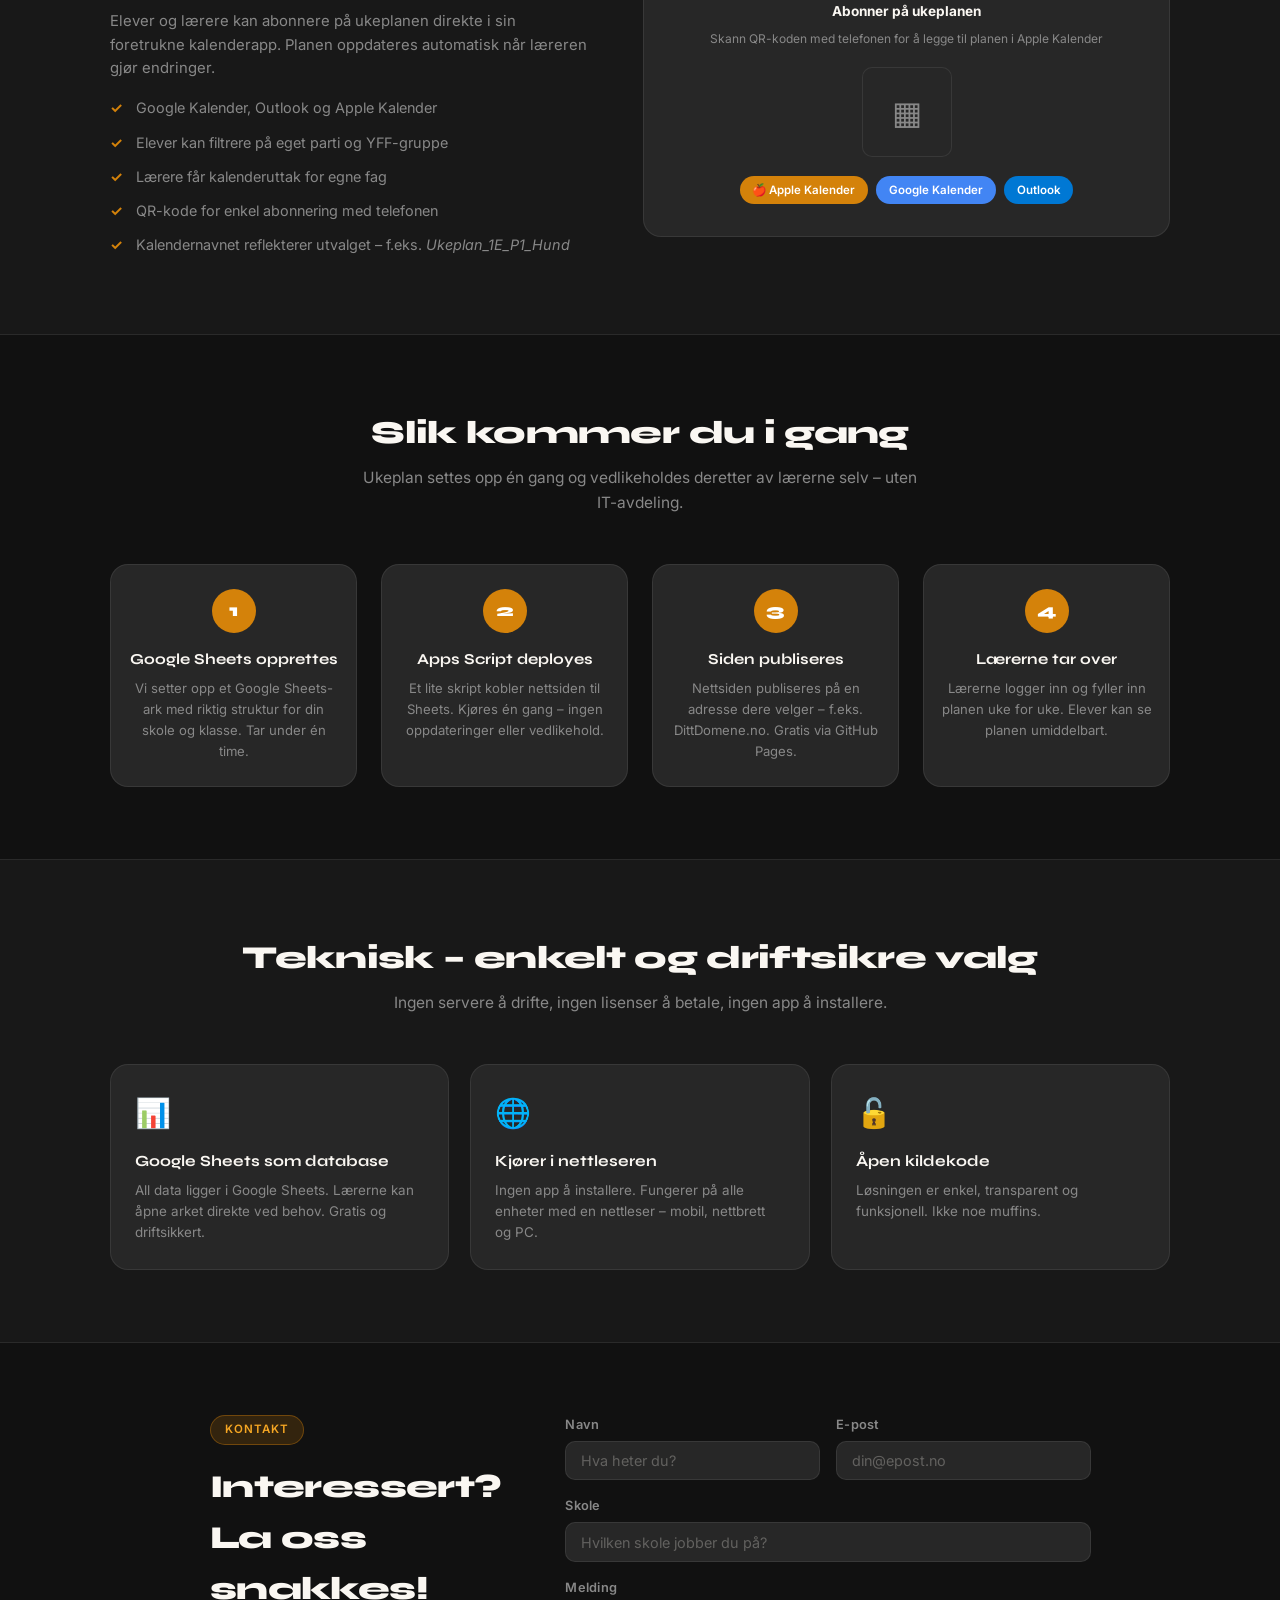
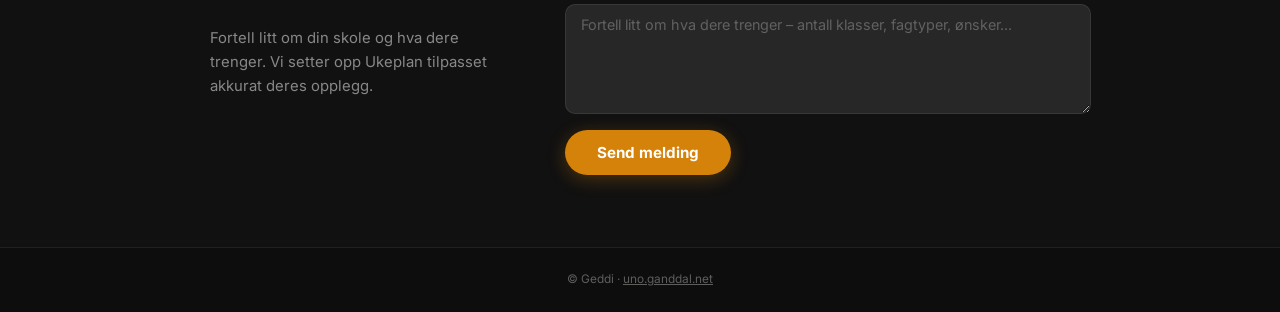
<file: ukeplan.html>
<!DOCTYPE html>
<html lang="no">
<head>
<meta charset="UTF-8">
<meta name="viewport" content="width=device-width, initial-scale=1.0">
<title>Ukeplan – digital timeplan for naturbruksskoler</title>
<link rel="preconnect" href="https://fonts.googleapis.com">
<link rel="preconnect" href="https://fonts.gstatic.com" crossorigin>
<link href="https://fonts.googleapis.com/css2?family=Syne:wght@400;600;700;800&family=Inter:wght@400;500;600&display=swap" rel="stylesheet">
<style>
  :root {
    /* Dark amber theme – matching uno.ganddal.net */
    --bg: #111111;
    --bg-alt: #181818;
    --bg-card: #272727;
    --text: #FAF7F2;
    --text-muted: #888888;
    --accent: #D4820A;
    --accent-lt: #F5A623;
    --accent-glow: rgba(212,130,10,0.14);
    --border: rgba(255,255,255,0.08);
    --radius: 18px;
    --radius-sm: 10px;
    --shadow: 0 4px 24px rgba(0,0,0,0.45);
    --shadow-sm: 0 2px 10px rgba(0,0,0,0.3);
    /* Legacy aliases – used by inline styles in the markup */
    --groen: var(--accent);
    --groen-mork: #1c1c1c;
    --groen-lys: rgba(212,130,10,0.13);
    --groen-lys2: var(--bg-alt);
    --hvit: var(--bg);
    --tekst: var(--text);
    --dempet: var(--text-muted);
    --kant: var(--border);
  }

  * { box-sizing: border-box; margin: 0; padding: 0; }

  body {
    font-family: 'Inter', -apple-system, BlinkMacSystemFont, sans-serif;
    background: var(--bg);
    color: var(--text);
    line-height: 1.6;
  }

  /* ── TOPPMENY ── */
  nav {
    position: sticky;
    top: 0;
    background: rgba(17,17,17,0.92);
    backdrop-filter: blur(12px);
    -webkit-backdrop-filter: blur(12px);
    padding: .9rem 2rem;
    display: flex;
    align-items: center;
    justify-content: space-between;
    z-index: 100;
    border-bottom: 1px solid var(--border);
    box-shadow: 0 2px 20px rgba(0,0,0,0.3);
  }
  .nav-logo {
    color: var(--text);
    font-size: 1rem;
    font-weight: 600;
    letter-spacing: -.01em;
    display: flex;
    align-items: center;
    gap: .5rem;
  }
  .nav-logo span { opacity: .55; font-weight: 400; }
  nav a.nav-cta {
    background: var(--accent);
    color: #fff;
    padding: .45rem 1.1rem;
    border-radius: 20px;
    font-size: .84rem;
    font-weight: 600;
    text-decoration: none;
    transition: background .15s;
  }
  nav a.nav-cta:hover { background: var(--accent-lt); }

  /* ── HERO ── */
  .hero {
    background: linear-gradient(155deg, #150f00 0%, #221800 55%, #1a1200 100%);
    color: var(--text);
    padding: 5rem 2rem 4.5rem;
    text-align: center;
    position: relative;
    overflow: hidden;
  }
  .hero::before {
    content: '';
    position: absolute;
    inset: 0;
    background: radial-gradient(ellipse at 60% 40%, rgba(212,130,10,0.2) 0%, transparent 65%);
  }
  .hero-badge {
    display: inline-block;
    background: rgba(212,130,10,0.18);
    border: 1px solid rgba(212,130,10,0.38);
    color: var(--accent-lt);
    font-size: .72rem;
    font-weight: 600;
    letter-spacing: .08em;
    text-transform: uppercase;
    padding: .3rem .9rem;
    border-radius: 20px;
    margin-bottom: 1.4rem;
  }
  .hero h1 {
    font-family: 'Syne', sans-serif;
    font-size: clamp(2rem, 5vw, 3.2rem);
    font-weight: 800;
    letter-spacing: -.03em;
    line-height: 1.15;
    margin-bottom: 1.2rem;
  }
  .hero h1 em {
    font-style: normal;
    color: var(--accent-lt);
  }
  .hero-sub {
    font-size: clamp(.95rem, 2vw, 1.15rem);
    color: rgba(250,247,242,0.72);
    max-width: 600px;
    margin: 0 auto 2.4rem;
  }
  .hero-knapper {
    display: flex;
    gap: .9rem;
    justify-content: center;
    flex-wrap: wrap;
  }
  .btn-prim {
    background: var(--accent);
    color: #fff;
    font-weight: 700;
    font-size: .95rem;
    padding: .75rem 1.8rem;
    border-radius: 24px;
    text-decoration: none;
    transition: background .15s, transform .1s;
    box-shadow: 0 4px 18px rgba(212,130,10,0.35);
  }
  .btn-prim:hover { background: var(--accent-lt); transform: translateY(-1px); }
  .btn-sek {
    background: rgba(255,255,255,.08);
    color: var(--text);
    font-weight: 600;
    font-size: .95rem;
    padding: .75rem 1.8rem;
    border-radius: 24px;
    text-decoration: none;
    border: 1.5px solid rgba(255,255,255,.15);
    transition: background .15s;
  }
  .btn-sek:hover { background: rgba(255,255,255,.14); }

  /* ── STATS-STRIP ── */
  .stats {
    background: var(--bg-alt);
    border-top: 1px solid var(--border);
    border-bottom: 1px solid var(--border);
    padding: 1.6rem 2rem;
    display: flex;
    justify-content: center;
    gap: 3rem;
    flex-wrap: wrap;
  }
  .stat { text-align: center; }
  .stat strong {
    display: block;
    font-family: 'Syne', sans-serif;
    font-size: 1.7rem;
    font-weight: 800;
    color: var(--accent-lt);
    letter-spacing: -.02em;
  }
  .stat span {
    font-size: .78rem;
    color: var(--text-muted);
    font-weight: 500;
  }

  /* ── SEKSJONER ── */
  section { padding: 4.5rem 2rem; }
  .seksjon-tittel {
    text-align: center;
    margin-bottom: 3rem;
  }
  .seksjon-tittel h2 {
    font-family: 'Syne', sans-serif;
    font-size: clamp(1.4rem, 3vw, 2rem);
    font-weight: 800;
    color: var(--text);
    letter-spacing: -.02em;
    margin-bottom: .5rem;
  }
  .seksjon-tittel p {
    color: var(--text-muted);
    font-size: .97rem;
    max-width: 560px;
    margin: 0 auto;
  }
  .container { max-width: 1060px; margin: 0 auto; }

  /* ── FEATURE-GRID ── */
  .feature-grid {
    display: grid;
    grid-template-columns: repeat(auto-fit, minmax(290px, 1fr));
    gap: 1.3rem;
  }
  .feature-kort {
    background: var(--bg-card);
    border: 1px solid var(--border);
    border-radius: var(--radius);
    padding: 1.6rem 1.5rem;
    transition: box-shadow .15s, transform .15s;
  }
  .feature-kort:hover {
    box-shadow: 0 8px 30px rgba(0,0,0,0.4);
    transform: translateY(-2px);
  }
  .feature-ikon {
    font-size: 1.8rem;
    margin-bottom: .8rem;
    display: block;
  }
  .feature-kort h3 {
    font-family: 'Syne', sans-serif;
    font-size: .97rem;
    font-weight: 700;
    color: var(--text);
    margin-bottom: .4rem;
  }
  .feature-kort p {
    font-size: .84rem;
    color: var(--text-muted);
    line-height: 1.55;
  }

  /* ── SPLIT-SEKSJONER ── */
  .split {
    display: flex;
    gap: 3.5rem;
    align-items: center;
    flex-wrap: wrap;
  }
  .split.rev { flex-direction: row-reverse; }
  .split-tekst { flex: 1; min-width: 260px; }
  .split-tekst h2 {
    font-family: 'Syne', sans-serif;
    font-size: clamp(1.3rem, 2.5vw, 1.7rem);
    font-weight: 800;
    color: var(--text);
    letter-spacing: -.02em;
    margin-bottom: .8rem;
  }
  .split-tekst p {
    color: var(--text-muted);
    font-size: .93rem;
    margin-bottom: .6rem;
  }
  .split-visuell {
    flex: 1;
    min-width: 260px;
    background: var(--bg-card);
    border: 1px solid var(--border);
    border-radius: var(--radius);
    padding: 2rem 1.5rem;
  }

  /* ── SJEKKLISTE ── */
  .sjekkliste {
    list-style: none;
    margin-top: .5rem;
  }
  .sjekkliste li {
    padding: .35rem 0;
    padding-left: 1.6rem;
    position: relative;
    font-size: .9rem;
    color: var(--text-muted);
  }
  .sjekkliste li::before {
    content: '✓';
    position: absolute;
    left: 0;
    color: var(--accent);
    font-weight: 700;
  }

  /* ── SKJERMBILDE-MOCK ── */
  .mock-vindu {
    border-radius: var(--radius-sm);
    overflow: hidden;
    box-shadow: var(--shadow);
    border: 1px solid var(--border);
  }
  .mock-topplist {
    background: #1c1c1c;
    padding: .6rem 1rem;
    display: flex;
    gap: .4rem;
    align-items: center;
  }
  .mock-dot {
    width: 10px; height: 10px;
    border-radius: 50%;
    background: rgba(255,255,255,.2);
  }
  .mock-tittel {
    color: rgba(250,247,242,.65);
    font-size: .7rem;
    margin-left: .4rem;
    font-weight: 600;
  }
  .mock-innhold {
    background: #1e1e1e;
    padding: 1rem;
  }
  .mock-rad {
    display: flex;
    gap: .5rem;
    margin-bottom: .5rem;
  }
  .mock-celle {
    background: #2a2a2a;
    border: 1px solid var(--border);
    border-radius: 6px;
    padding: .35rem .6rem;
    font-size: .7rem;
    flex: 1;
    color: var(--text);
  }
  .mock-celle.header {
    background: rgba(212,130,10,0.18);
    font-weight: 700;
    color: var(--accent-lt);
    font-size: .65rem;
  }
  .mock-celle.aktiv {
    border-color: var(--accent);
    background: rgba(212,130,10,0.18);
    color: var(--accent-lt);
    font-weight: 600;
  }

  /* ── FANER-ILLUSTRASJON ── */
  .fane-strip {
    display: flex;
    gap: .4rem;
    margin-bottom: 1rem;
    flex-wrap: wrap;
  }
  .fane-chip {
    background: #2a2a2a;
    border: 1px solid var(--border);
    border-radius: 20px;
    padding: .28rem .7rem;
    font-size: .72rem;
    font-weight: 600;
    color: var(--text-muted);
  }
  .fane-chip.aktiv {
    background: var(--accent);
    color: #fff;
    border-color: var(--accent);
  }

  /* ── TRINN-FOR-TRINN ── */
  .steg-grid {
    display: grid;
    grid-template-columns: repeat(auto-fit, minmax(220px, 1fr));
    gap: 1.5rem;
  }
  .steg {
    text-align: center;
    padding: 1.5rem 1rem;
    background: var(--bg-card);
    border: 1px solid var(--border);
    border-radius: var(--radius);
  }
  .steg-nr {
    width: 44px; height: 44px;
    background: var(--accent);
    color: #fff;
    border-radius: 50%;
    font-family: 'Syne', sans-serif;
    font-size: 1.1rem;
    font-weight: 800;
    display: flex;
    align-items: center;
    justify-content: center;
    margin: 0 auto .9rem;
  }
  .steg h3 {
    font-family: 'Syne', sans-serif;
    font-size: .95rem;
    font-weight: 700;
    color: var(--text);
    margin-bottom: .4rem;
  }
  .steg p {
    font-size: .82rem;
    color: var(--text-muted);
  }

  /* ── BAKGRUNNS-SEKSJONER ── */
  .bg-lys {
    background: var(--bg-alt);
    border-top: 1px solid var(--border);
    border-bottom: 1px solid var(--border);
  }
  .bg-mork { background: #0f0f0f; color: var(--text); }
  .bg-mork .seksjon-tittel h2 { color: var(--text); }
  .bg-mork .seksjon-tittel p { color: var(--text-muted); }

  /* ── KONTAKT / CTA ── */
  .cta-boks {
    background: linear-gradient(135deg, #1a1200, #2b1d00);
    border: 1px solid rgba(212,130,10,0.25);
    border-radius: 20px;
    padding: 3.5rem 2rem;
    text-align: center;
    color: var(--text);
    max-width: 680px;
    margin: 0 auto;
    box-shadow: 0 8px 40px rgba(212,130,10,0.12);
  }
  .cta-boks h2 {
    font-family: 'Syne', sans-serif;
    font-size: clamp(1.4rem, 3vw, 2rem);
    font-weight: 800;
    margin-bottom: .7rem;
    letter-spacing: -.02em;
  }
  .cta-boks p {
    color: var(--text-muted);
    font-size: .95rem;
    margin-bottom: 2rem;
  }
  .cta-epost {
    display: inline-block;
    background: var(--accent);
    border: 1.5px solid var(--accent);
    color: #fff;
    padding: .7rem 1.8rem;
    border-radius: 24px;
    font-size: .92rem;
    font-weight: 600;
    text-decoration: none;
    transition: background .15s;
    box-shadow: 0 4px 18px rgba(212,130,10,0.3);
  }
  .cta-epost:hover { background: var(--accent-lt); border-color: var(--accent-lt); }

  /* ── KONTAKTSKJEMA ── */
  .kontakt-layout {
    display: grid;
    grid-template-columns: 1fr 1.4fr;
    gap: 4rem;
    align-items: start;
    max-width: 860px;
    margin: 0 auto;
  }
  .kontakt-venstre h2 {
    font-family: 'Syne', sans-serif;
    font-size: clamp(1.5rem, 3vw, 2rem);
    font-weight: 800;
    letter-spacing: -.02em;
    margin-bottom: .6rem;
    color: var(--text);
  }
  .kontakt-venstre p {
    color: var(--text-muted);
    font-size: .93rem;
    line-height: 1.6;
  }
  .kontakt-form {
    display: flex;
    flex-direction: column;
    gap: 1rem;
  }
  .form-rad {
    display: grid;
    grid-template-columns: 1fr 1fr;
    gap: 1rem;
  }
  .form-gruppe {
    display: flex;
    flex-direction: column;
    gap: .35rem;
  }
  .form-gruppe label {
    font-size: .8rem;
    font-weight: 600;
    color: var(--text-muted);
    letter-spacing: .02em;
  }
  .form-gruppe input,
  .form-gruppe textarea {
    background: var(--bg-card);
    border: 1px solid var(--border);
    border-radius: var(--radius-sm);
    color: var(--text);
    font-family: 'Inter', sans-serif;
    font-size: .9rem;
    padding: .65rem .9rem;
    transition: border-color .15s, box-shadow .15s;
    outline: none;
    resize: vertical;
  }
  .form-gruppe input::placeholder,
  .form-gruppe textarea::placeholder { color: rgba(250,247,242,.28); }
  .form-gruppe input:focus,
  .form-gruppe textarea:focus {
    border-color: var(--accent);
    box-shadow: 0 0 0 3px rgba(212,130,10,0.15);
  }
  .form-gruppe textarea { min-height: 110px; }
  .btn-send {
    background: var(--accent);
    color: #fff;
    border: none;
    border-radius: 24px;
    font-family: 'Inter', sans-serif;
    font-size: .95rem;
    font-weight: 700;
    padding: .8rem 2rem;
    cursor: pointer;
    transition: background .15s, transform .1s;
    box-shadow: 0 4px 18px rgba(212,130,10,0.3);
    align-self: flex-start;
  }
  .btn-send:hover { background: var(--accent-lt); transform: translateY(-1px); }
  .btn-send:disabled { opacity: .6; cursor: not-allowed; transform: none; }
  .form-success {
    background: rgba(212,130,10,0.12);
    border: 1px solid rgba(212,130,10,0.3);
    border-radius: var(--radius);
    padding: 2rem;
    text-align: center;
    color: var(--text);
  }
  .form-success p { color: var(--text-muted); margin-top: .4rem; font-size: .9rem; }
  @media (max-width: 700px) {
    .kontakt-layout { grid-template-columns: 1fr; gap: 2rem; }
    .form-rad { grid-template-columns: 1fr; }
    .btn-send { align-self: stretch; }
  }

  /* ── FOOTER ── */
  footer {
    background: #0d0d0d;
    color: rgba(250,247,242,.35);
    text-align: center;
    padding: 1.4rem;
    font-size: .74rem;
    border-top: 1px solid var(--border);
  }

  /* ── MOBILSTØTTE ── */
  @media (max-width: 640px) {
    nav { padding: .75rem 1.1rem; }
    .hero { padding: 3.5rem 1.2rem 3rem; }
    section { padding: 3rem 1.2rem; }
    .stats { gap: 1.5rem; }
    .split, .split.rev { flex-direction: column; }
  }
</style>
</head>
<body>

<!-- NAVIGASJON -->
<nav>
  <div class="nav-logo">
    <a href="https://uno.ganddal.net" style="color:inherit;text-decoration:none;">← uno.ganddal.net</a>
  </div>
  <a class="nav-cta" href="https://uno.ganddal.net/#kontakt">Ta kontakt →</a>
</nav>

<!-- HERO -->
<section class="hero">
  <div class="hero-badge">Digital ukeplan</div>
  <h1>Én oversikt over<br><em>hele uken</em> – for elever og lærere</h1>
  <p class="hero-sub">Ukeplan samler ulike programfag og fellesfag i én nettbasert plan – alltid oppdatert og alltid tilgjengelig, uten app og uten installasjon.</p>
  <div class="hero-knapper">
    <a class="btn-prim" href="https://uno.ganddal.net" target="_blank">Se live demo</a>
    <a class="btn-sek" href="https://uno.ganddal.net/#kontakt" target="_blank">Bruksanvisning</a>
  </div>
</section>

<!-- STATS -->
<div class="stats">
  <div class="stat"><strong>4</strong><span>ulike fagtyper i én plan</span></div>
  <div class="stat"><strong>0</strong><span>installasjoner nødvendig</span></div>
  <div class="stat"><strong>📱</strong><span>Fungerer på alle enheter</span></div>
  <div class="stat"><strong>📅</strong><span>Kalendersynkronisering</span></div>
</div>

<!-- FUNKSJONER -->
<section>
  <div class="container">
    <div class="seksjon-tittel">
      <h2>Alt læreren trenger, samlet på ett sted</h2>
      <p>Ukeplan er bygget for den praktiske hverdagen i videregående skole – med støtte for grupper og partier.</p>
    </div>
    <div class="feature-grid">

      <div class="feature-kort">
        <span class="feature-ikon">📋</span>
        <h3>Tilpasset din skole</h3>
        <p>Løsningen tilpasses skolens egne programfag og struktur. Hvert programfag får sin egen side – i tillegg til en felles side for fellesfagene. Grupper, partier og aktive dager settes opp etter skolens opplegg.</p>
      </div>

      <div class="feature-kort">
        <span class="feature-ikon">👩‍🎓</span>
        <h3>Elevvisning og lærervisning</h3>
        <p>Elever og foresatte ser en ryddig ukeoversikt med filter for eget parti og gruppe. Lærere logger inn med passord for å redigere direkte i planen.</p>
      </div>

      <div class="feature-kort">
        <span class="feature-ikon">📅</span>
        <h3>Kalenderabonnement (iCal)</h3>
        <p>Elever og lærere kan abonnere på planen i Google Kalender, Outlook eller Apple Kalender. Planen oppdateres automatisk – ingen manuell synkronisering.</p>
      </div>

      <div class="feature-kort">
        <span class="feature-ikon">✨</span>
        <h3>Hurtigregistrering med AI</h3>
        <p>Skriv naturlig tekst – «Neste tirsdag i gym skal vi spille kanonball i gymsalen» – og AI fyller ut feltene automatisk. Sparer tid ved innlegging av hele eller deler av årsplanen.</p>
      </div>

      <div class="feature-kort">
        <span class="feature-ikon">🗑️</span>
        <h3>Søppeldunk og angrefunksjon</h3>
        <p>Slettede økter havner i søppeldunken og kan enkelt gjenopprettes. Ingen frykt for å miste data ved en feilklikk.</p>
      </div>

      <div class="feature-kort">
        <span class="feature-ikon">⚠️</span>
        <h3>Konfliktvarsel</h3>
        <p>Dersom en ny økt vil overskrive eksisterende data, får læreren en tydelig advarsel. Gammel data flyttes til søppeldunken automatisk.</p>
      </div>

      <div class="feature-kort">
        <span class="feature-ikon">🖨️</span>
        <h3>Utskrift</h3>
        <p>Elevvisningen kan skrives ut med ett klikk – optimalisert layout uten navigasjon og verktøylinjer, klar for å henges opp på tavla.</p>
      </div>

      <div class="feature-kort">
        <span class="feature-ikon">⚙️</span>
        <h3>Innstillinger og tilpasning</h3>
        <p>Konfigurer hvilke dager hvert fag er aktivt, sett opp YFF-grupper og partier, og legg til egne fellesfag. Alt tilpasses skolens oppsett.</p>
      </div>

      <div class="feature-kort">
        <span class="feature-ikon">☁️</span>
        <h3>Google Sheets som datalag</h3>
        <p>All data lagres i Google Sheets via Apps Script. Lærerne kan se og redigere data direkte i Sheets ved behov – ingen ekstern database å drifte.</p>
      </div>

      <div class="feature-kort">
        <span class="feature-ikon">💸</span>
        <h3>Ingen løpende utgifter</h3>
        <p>Løsningen kan kjøres på gratis tjenester – ingen abonnement og ingen lisenser. Dere velger selv hvilken nettadresse siden skal ha.</p>
      </div>

    </div>
  </div>
</section>

<!-- ELEVSIDE-SPLIT -->
<section class="bg-lys">
  <div class="container">
    <div class="split">
      <div class="split-tekst">
        <h2>Enkel elevvisning – uten innlogging</h2>
        <p>Elever åpner siden i nettleseren og ser ukens plan med det samme. Ingen app, ingen konto, ingen friksjon.</p>
        <ul class="sjekkliste">
          <li>Naviger fritt mellom uker</li>
          <li>Filtrer på eget parti og YFF-gruppe</li>
          <li>Abonner på planen i kalenderappen</li>
          <li>Skriv ut ukens plan</li>
          <li>Fungerer på mobil, nettbrett og PC</li>
        </ul>
      </div>
      <div class="split-visuell">
        <div class="fane-strip">
          <div class="fane-chip aktiv">📋 Elevside</div>
          <div class="fane-chip">✏️ Lærerside</div>
        </div>
        <div class="mock-vindu">
          <div class="mock-topplist">
            <div class="mock-dot"></div>
            <div class="mock-dot"></div>
            <div class="mock-dot"></div>
            <span class="mock-tittel">Ukeplan · Uke 22</span>
          </div>
          <div class="mock-innhold">
            <div class="mock-rad">
              <div class="mock-celle header">Dag</div>
              <div class="mock-celle header">Fag</div>
              <div class="mock-celle header">Aktivitet</div>
              <div class="mock-celle header">Sted</div>
            </div>
            <div class="mock-rad">
              <div class="mock-celle">Mandag</div>
              <div class="mock-celle aktiv">NPT</div>
              <div class="mock-celle">Stell av storfe</div>
              <div class="mock-celle">Fjøs</div>
            </div>
            <div class="mock-rad">
              <div class="mock-celle">Tirsdag</div>
              <div class="mock-celle">NNA</div>
              <div class="mock-celle">Frøsåing</div>
              <div class="mock-celle">Veksthus</div>
            </div>
            <div class="mock-rad">
              <div class="mock-celle">Onsdag</div>
              <div class="mock-celle aktiv">YFF · Hund</div>
              <div class="mock-celle">Lydighet trinn 2</div>
              <div class="mock-celle">Uteområde</div>
            </div>
            <div class="mock-rad">
              <div class="mock-celle">Torsdag</div>
              <div class="mock-celle">Fellesfag</div>
              <div class="mock-celle">Norsk – skriftlig</div>
              <div class="mock-celle">Rom 204</div>
            </div>
          </div>
        </div>
      </div>
    </div>
  </div>
</section>

<!-- LÆRERSIDE-SPLIT -->
<section>
  <div class="container">
    <div class="split rev">
      <div class="split-tekst">
        <h2>Redigering direkte i planen – for lærere</h2>
        <p>Lærere logger inn med passord og redigerer planen direkte i rutenettet. Endringer er synlige for elever umiddelbart.</p>
        <ul class="sjekkliste">
          <li>Klikk på en celle og skriv inn informasjon</li>
          <li>Høyreklikk for sletting og søppeldunk</li>
          <li>Hurtigregistrering med fri tekst og AI</li>
          <li>Konfliktvarsel ved overlappende data</li>
          <li>Filtrer på egne økter («Mine uker»)</li>
          <li>Abonner på eget kalenderuttak</li>
        </ul>
      </div>
      <div class="split-visuell">
        <div style="font-size:.72rem;color:var(--dempet);margin-bottom:.8rem;font-weight:600;">✏️ LÆRERSIDE · Logg inn</div>
        <div style="background:var(--bg-card);border:1px solid var(--border);border-radius:10px;padding:1.2rem;margin-bottom:.8rem;">
          <div style="font-size:.75rem;color:var(--text-muted);margin-bottom:.3rem;">Ditt navn</div>
          <div style="background:rgba(212,130,10,0.13);border:1px solid rgba(212,130,10,0.3);border-radius:6px;padding:.45rem .7rem;font-size:.82rem;font-weight:600;color:var(--text);margin-bottom:.7rem;">Geir Edland</div>
          <div style="font-size:.75rem;color:var(--text-muted);margin-bottom:.3rem;">Passord</div>
          <div style="background:rgba(255,255,255,0.06);border:1px solid var(--border);border-radius:6px;padding:.45rem .7rem;font-size:.82rem;color:var(--text-muted);margin-bottom:.9rem;">••••••••</div>
          <div style="background:var(--groen);color:#fff;border-radius:8px;padding:.5rem;text-align:center;font-size:.82rem;font-weight:700;">Logg inn</div>
        </div>
        <div style="font-size:.72rem;color:var(--dempet);text-align:center;">🔒 Kun lærere med passord kan redigere</div>
      </div>
    </div>
  </div>
</section>

<!-- KALENDER-SPLIT -->
<section class="bg-lys">
  <div class="container">
    <div class="split">
      <div class="split-tekst">
        <h2>Kalenderabonnement – planen rett i telefonen</h2>
        <p>Elever og lærere kan abonnere på ukeplanen direkte i sin foretrukne kalenderapp. Planen oppdateres automatisk når læreren gjør endringer.</p>
        <ul class="sjekkliste">
          <li>Google Kalender, Outlook og Apple Kalender</li>
          <li>Elever kan filtrere på eget parti og YFF-gruppe</li>
          <li>Lærere får kalenderuttak for egne fag</li>
          <li>QR-kode for enkel abonnering med telefonen</li>
          <li>Kalendernavnet reflekterer utvalget – f.eks. <em>Ukeplan_1E_P1_Hund</em></li>
        </ul>
      </div>
      <div class="split-visuell" style="text-align:center;">
        <div style="font-size:2.5rem;margin-bottom:.8rem;">📅</div>
        <div style="font-size:.85rem;font-weight:700;color:var(--text);margin-bottom:.4rem;">Abonner på ukeplanen</div>
        <div style="font-size:.75rem;color:var(--dempet);margin-bottom:1.2rem;">Skann QR-koden med telefonen for å legge til planen i Apple Kalender</div>
        <div style="background:var(--bg-card);border:1px solid var(--border);border-radius:10px;width:90px;height:90px;margin:0 auto 1.2rem;display:flex;align-items:center;justify-content:center;font-size:2rem;color:var(--text-muted);">▦</div>
        <div style="display:flex;gap:.5rem;justify-content:center;flex-wrap:wrap;">
          <div style="background:var(--groen);color:#fff;border-radius:20px;padding:.3rem .8rem;font-size:.72rem;font-weight:600;">🍎 Apple Kalender</div>
          <div style="background:#4285f4;color:#fff;border-radius:20px;padding:.3rem .8rem;font-size:.72rem;font-weight:600;">Google Kalender</div>
          <div style="background:#0078d4;color:#fff;border-radius:20px;padding:.3rem .8rem;font-size:.72rem;font-weight:600;">Outlook</div>
        </div>
      </div>
    </div>
  </div>
</section>

<!-- SLIK FUNGERER DET -->
<section>
  <div class="container">
    <div class="seksjon-tittel">
      <h2>Slik kommer du i gang</h2>
      <p>Ukeplan settes opp én gang og vedlikeholdes deretter av lærerne selv – uten IT-avdeling.</p>
    </div>
    <div class="steg-grid">
      <div class="steg">
        <div class="steg-nr">1</div>
        <h3>Google Sheets opprettes</h3>
        <p>Vi setter opp et Google Sheets-ark med riktig struktur for din skole og klasse. Tar under én time.</p>
      </div>
      <div class="steg">
        <div class="steg-nr">2</div>
        <h3>Apps Script deployes</h3>
        <p>Et lite skript kobler nettsiden til Sheets. Kjøres én gang – ingen oppdateringer eller vedlikehold.</p>
      </div>
      <div class="steg">
        <div class="steg-nr">3</div>
        <h3>Siden publiseres</h3>
        <p>Nettsiden publiseres på en adresse dere velger – f.eks. DittDomene.no. Gratis via GitHub Pages.</p>
      </div>
      <div class="steg">
        <div class="steg-nr">4</div>
        <h3>Lærerne tar over</h3>
        <p>Lærerne logger inn og fyller inn planen uke for uke. Elever kan se planen umiddelbart.</p>
      </div>
    </div>
  </div>
</section>

<!-- TEKNISK INFO -->
<section class="bg-lys">
  <div class="container">
    <div class="seksjon-tittel">
      <h2>Teknisk – enkelt og driftsikre valg</h2>
      <p>Ingen servere å drifte, ingen lisenser å betale, ingen app å installere.</p>
    </div>
    <div class="feature-grid">
      <div class="feature-kort">
        <span class="feature-ikon">📊</span>
        <h3>Google Sheets som database</h3>
        <p>All data ligger i Google Sheets. Lærerne kan åpne arket direkte ved behov. Gratis og driftsikkert.</p>
      </div>
      <div class="feature-kort">
        <span class="feature-ikon">🌐</span>
        <h3>Kjører i nettleseren</h3>
        <p>Ingen app å installere. Fungerer på alle enheter med en nettleser – mobil, nettbrett og PC.</p>
      </div>
      <div class="feature-kort">
        <span class="feature-ikon">🔓</span>
        <h3>Åpen kildekode</h3>
        <p>Løsningen er enkel, transparent og funksjonell. Ikke noe muffins.</p>
      </div>
    </div>
  </div>
</section>

<!-- KONTAKT -->
<section id="kontakt">
  <div class="container">
    <div class="kontakt-layout">

      <div class="kontakt-venstre">
        <span class="hero-badge" style="margin-bottom:1rem;display:inline-block;">Kontakt</span>
        <h2>Interessert?<br>La oss snakkes!</h2>
        <p style="margin-top:.8rem;">Fortell litt om din skole og hva dere trenger. Vi setter opp Ukeplan tilpasset akkurat deres opplegg.</p>
      </div>

      <div class="kontakt-hoyre">
        <form class="kontakt-form" id="ukeplanForm" action="https://formspree.io/f/xzdwvpga" method="POST">
          <input type="hidden" name="type" value="tilpass-ukeplan">

          <div class="form-rad">
            <div class="form-gruppe">
              <label for="navn">Navn</label>
              <input type="text" id="navn" name="name" placeholder="Hva heter du?" required autocomplete="name">
            </div>
            <div class="form-gruppe">
              <label for="epost">E-post</label>
              <input type="email" id="epost" name="email" placeholder="din@epost.no" required autocomplete="email">
            </div>
          </div>

          <div class="form-gruppe">
            <label for="skole">Skole</label>
            <input type="text" id="skole" name="skole" placeholder="Hvilken skole jobber du på?">
          </div>

          <div class="form-gruppe">
            <label for="melding">Melding</label>
            <textarea id="melding" name="message" placeholder="Fortell litt om hva dere trenger – antall klasser, fagtyper, ønsker..." required></textarea>
          </div>

          <button type="submit" class="btn-send" id="sendKnapp">Send melding</button>

          <div class="form-success" id="skjemaSuksess" hidden>
            <div style="font-size:1.8rem;margin-bottom:.4rem;">✦</div>
            <strong>Takk!</strong>
            <p>Vi svarer deg så snart som mulig.</p>
          </div>

        </form>
      </div>

    </div>
  </div>
</section>

<script>
  const form = document.getElementById('ukeplanForm');
  const knapp = document.getElementById('sendKnapp');
  const suksess = document.getElementById('skjemaSuksess');
  if (form) {
    form.addEventListener('submit', async (e) => {
      e.preventDefault();
      knapp.disabled = true;
      knapp.textContent = 'Sender...';
      try {
        const res = await fetch(form.action, {
          method: 'POST',
          body: new FormData(form),
          headers: { 'Accept': 'application/json' }
        });
        if (res.ok) {
          form.querySelectorAll('input, textarea, button').forEach(el => el.style.display = 'none');
          suksess.hidden = false;
        } else {
          knapp.disabled = false;
          knapp.textContent = 'Prøv igjen';
        }
      } catch {
        knapp.disabled = false;
        knapp.textContent = 'Prøv igjen';
      }
    });
  }
</script>

<!-- FOOTER -->
<footer>
  © Geddi · <a href="https://uno.ganddal.net" style="color:inherit;">uno.ganddal.net</a>
</footer>

</body>
</html>
</file>
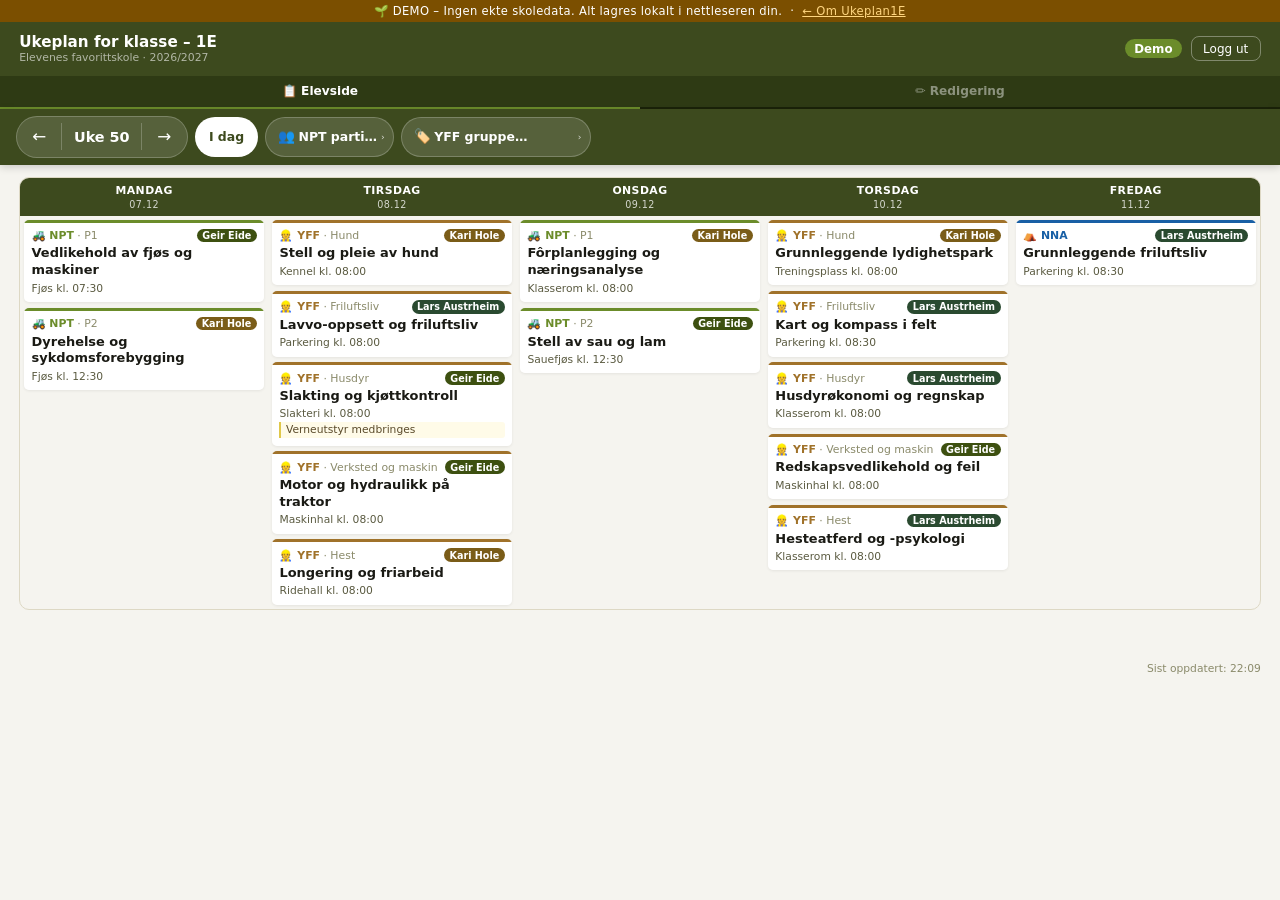
<file: ukeplan1e-demo.html>
<!DOCTYPE html>
<html lang="no">
<head>
<meta charset="UTF-8">
<meta name="viewport" content="width=device-width, initial-scale=1.0">
<title>Ukeplan 1E – Demo</title>
<style>
:root{--bg:#f5f4ef;--kort:#fff;--kant:#ddd8c4;--tekst:#1a1a14;--dempet:#5a5a40;--dempet2:#8a8a6a;--nav:#3d4a1e;--groen:#6B8C2A;--oransje:#A0722A;}
*{box-sizing:border-box;margin:0;padding:0;}
body{font-family:"Segoe UI",system-ui,sans-serif;background:var(--bg);color:var(--tekst);min-height:100vh;}
button,select,input,textarea{font-family:inherit;}
.demo-banner{background:#7b4f00;color:#fff;text-align:center;font-size:.72rem;padding:.24rem .5rem;letter-spacing:.03em;}
.demo-banner a{color:#ffd680;text-decoration:underline;}
.demo-banner a:hover{color:#fff;}

/* ── Login ── */
#login-wrap{min-height:100vh;display:flex;align-items:center;justify-content:center;background:var(--bg);}
.login-kort{background:var(--kort);border:1px solid var(--kant);border-radius:14px;padding:2rem 1.6rem;width:100%;max-width:340px;text-align:center;box-shadow:0 4px 20px rgba(0,0,0,.08);}
.login-ikon{width:56px;height:56px;border-radius:12px;background:var(--nav);margin:0 auto 1rem;display:flex;align-items:center;justify-content:center;font-size:1.7rem;}
.login-kort h2{font-size:1.05rem;font-weight:700;margin-bottom:.25rem;}
.login-kort p{font-size:.76rem;color:var(--dempet);margin-bottom:1.2rem;}
.login-felt{width:100%;padding:.52rem .75rem;border:1.5px solid var(--kant);border-radius:8px;font-size:.84rem;margin-bottom:.55rem;background:var(--bg);outline:none;transition:border-color .15s;}
.login-felt:focus{border-color:var(--groen);}
.btn-login{width:100%;padding:.6rem;background:var(--nav);color:#fff;border:none;border-radius:8px;font-size:.84rem;cursor:pointer;font-weight:600;transition:opacity .15s;margin-top:.25rem;}
.btn-login:hover{opacity:.88;}
.feil{color:#c0392b;font-size:.74rem;margin-top:.4rem;min-height:1.1em;}
.demo-hint{font-size:.7rem;color:var(--dempet2);margin-top:.75rem;background:#f0efe6;border-radius:6px;padding:.4rem .7rem;line-height:1.5;text-align:left;}
.tilbake-link{display:block;margin-top:.9rem;font-size:.74rem;color:var(--dempet);text-decoration:none;}
.tilbake-link:hover{color:var(--nav);}

/* ── Header ── */
#app{display:none;}
header{background:var(--nav);color:#fff;padding:.72rem 1.2rem;display:flex;align-items:center;justify-content:space-between;flex-wrap:wrap;gap:.4rem;}
.hdr-left{display:flex;align-items:center;gap:.7rem;}
.hdr-titler{display:flex;flex-direction:column;}
header h1{font-size:.95rem;font-weight:700;line-height:1.2;}
.hdr-sub{font-size:.68rem;opacity:.6;}
.hdr-right{display:flex;align-items:center;gap:.55rem;flex-wrap:wrap;}
.hdr-btn{background:transparent;border:1.5px solid rgba(255,255,255,.35);color:#fff;border-radius:8px;padding:.28rem .72rem;cursor:pointer;font-size:.75rem;font-weight:500;transition:background .15s;}
.hdr-btn:hover{background:rgba(255,255,255,.14);}
.innlogget-chip{display:inline-block;padding:.15rem .58rem;border-radius:20px;font-size:.74rem;font-weight:600;color:#fff;background:var(--groen);}

/* ── Tabs ── */
.tabs{display:flex;background:#2e3a14;border-bottom:2px solid #1a2208;}
.tabs button{flex:1;padding:.52rem .9rem;font-size:.76rem;font-weight:600;background:transparent;border:none;color:rgba(255,255,255,.45);cursor:pointer;transition:color .15s;}
.tabs button.aktiv{color:#fff;border-bottom:2px solid var(--groen);margin-bottom:-2px;}

/* ── Elev kontroller ── */
.elev-kontroller{background:var(--nav);padding:.45rem 1rem;display:flex;align-items:center;gap:.45rem;flex-wrap:wrap;box-shadow:0 2px 8px rgba(0,0,0,.18);position:sticky;top:0;z-index:10;}
.elev-nav-gruppe{display:inline-flex;align-items:center;background:rgba(255,255,255,.13);border:1.5px solid rgba(255,255,255,.22);border-radius:24px;overflow:hidden;}
.elev-nav-pil{background:transparent;border:none;padding:.44rem .95rem;font-size:1.05rem;cursor:pointer;color:#fff;transition:background .15s;min-height:40px;line-height:1;}
.elev-nav-pil:hover{background:rgba(255,255,255,.15);}
.uke-label{padding:.36rem .72rem;font-size:.9rem;font-weight:700;color:#fff;border-left:1px solid rgba(255,255,255,.22);border-right:1px solid rgba(255,255,255,.22);min-width:76px;text-align:center;cursor:pointer;user-select:none;}
.uke-input{width:46px;border:none;background:transparent;font-size:.9rem;font-weight:700;text-align:center;outline:none;padding:0;color:#fff;}
.elev-sek-btn{background:rgba(255,255,255,.13);color:rgba(255,255,255,.9);border:1.5px solid rgba(255,255,255,.22);border-radius:20px;padding:.38rem .82rem;font-size:.78rem;font-weight:600;cursor:pointer;transition:background .15s;min-height:40px;}
.elev-sek-btn:hover{background:rgba(255,255,255,.22);}
.elev-sek-btn.aktiv{background:#fff;color:var(--nav);border-color:transparent;}
.elev-chip-wrap{display:inline-flex;align-items:center;gap:.22rem;background:rgba(255,255,255,.13);border:1.5px solid rgba(255,255,255,.22);border-radius:20px;padding:.3rem .52rem .3rem .72rem;cursor:pointer;min-height:40px;}
.elev-chip-wrap.aktiv{background:rgba(255,255,255,.22);border-color:#fff;}
.elev-chip-icon{font-size:.85rem;line-height:1;}
.elev-chip-select{appearance:none;-webkit-appearance:none;background:transparent;border:none;font-size:.78rem;font-weight:600;color:#fff;cursor:pointer;outline:none;padding:0;max-width:150px;}
.elev-chip-arrow{font-size:.58rem;color:rgba(255,255,255,.75);line-height:1;}
.elev-chip-reset{background:none;border:1.5px solid rgba(255,255,255,.22);border-radius:20px;padding:.3rem .78rem;font-size:.76rem;color:rgba(255,255,255,.9);cursor:pointer;font-weight:600;min-height:40px;}
.elev-chip-reset:hover{border-color:#ff8a80;color:#ff8a80;}

/* ── Elev main / plan-grid ── */
#elev-main{padding:.75rem 1.2rem 3rem;}
.ferie-banner{background:#fff3cd;border:1px solid #ffc107;border-radius:9px;padding:.7rem 1rem;margin-bottom:.75rem;font-weight:600;color:#856404;font-size:.88rem;text-align:center;}
.ingen-data{color:var(--dempet2);font-size:.82rem;padding:.5rem 0;}
.uke-plan-grid{border:1px solid var(--kant);border-radius:10px;overflow:hidden;}
.dag-col{display:flex;flex-direction:column;min-height:60px;}
.dag-col-header{background:var(--nav);color:#fff;font-size:.68rem;font-weight:700;padding:.38rem .4rem;text-align:center;text-transform:uppercase;letter-spacing:.04em;}
.dag-col-header .dato{font-size:.6rem;font-weight:400;opacity:.78;margin-top:.1rem;}
.dag-innhold{display:flex;flex-direction:column;gap:.35rem;padding:.25rem;}
.plan-celle{background:var(--kort);border-right:1px solid var(--kant);border-bottom:1px solid var(--kant);font-size:.75rem;}
.plan-celle.tom{opacity:.3;min-height:38px;}
.plan-celle.ferie-celle{background:#fff3cd;color:#856404;font-weight:600;text-align:center;display:flex;align-items:center;justify-content:center;flex-direction:column;padding:.6rem .4rem;font-size:.78rem;}
.kort-wrap{border-radius:5px;overflow:hidden;box-shadow:0 1px 3px rgba(0,0,0,.07);}
.kort-bar{height:3px;}
.kort-innhold{padding:.38rem .46rem;background:var(--kort);}
.kort-meta{display:flex;justify-content:space-between;align-items:center;flex-wrap:wrap;gap:.1rem;margin-bottom:.2rem;}
.kort-fag{font-size:.68rem;font-weight:700;white-space:nowrap;}
.laerer-chip{display:inline-block;font-size:.6rem;font-weight:600;padding:.08rem .34rem;border-radius:20px;color:#fff;white-space:nowrap;}
.akt{font-weight:600;margin-bottom:.15rem;line-height:1.3;font-size:.81rem;}
.opp{font-size:.67rem;color:var(--dempet);margin-bottom:.1rem;}
.inf{font-size:.67rem;color:#5a4a2a;background:#fffbe8;border-left:2px solid #e0c84a;padding:.1rem .28rem;margin:.1rem 0;border-radius:0 3px 3px 0;}
.sist-oppdatert{font-size:.67rem;color:var(--dempet2);padding:.25rem 1.2rem;text-align:right;}

/* ── Lærer / redigering ── */
.verktolinje{background:var(--nav);padding:.45rem 1rem;display:flex;align-items:center;gap:.4rem;flex-wrap:wrap;position:sticky;top:0;z-index:10;}
.pw-btn{background:rgba(255,255,255,.13);color:rgba(255,255,255,.9);border:1.5px solid rgba(255,255,255,.22);border-radius:8px;padding:0 .75rem;font-size:.76rem;cursor:pointer;font-weight:600;height:34px;transition:background .15s;}
.pw-btn:hover{background:rgba(255,255,255,.22);}
.pw-btn.aktiv{background:#fff;color:var(--nav);}
.lagre-btn{background:rgba(255,255,255,.1);color:rgba(255,255,255,.38);border:1.5px solid rgba(255,255,255,.18);border-radius:8px;padding:0 1.3rem;font-size:.78rem;font-weight:700;cursor:default;height:34px;transition:all .15s;}
.lagre-btn.aktiv{background:#c0392b;color:#fff;border-color:#c0392b;cursor:pointer;animation:lagre-puls 1.8s ease-in-out infinite;}
.lagre-btn.aktiv:hover{animation:none;opacity:.9;}
@keyframes lagre-puls{0%,100%{box-shadow:0 0 0 0 rgba(192,57,43,.5);}50%{box-shadow:0 0 0 5px rgba(192,57,43,0);}}
.laerer-nav-gruppe{display:inline-flex;align-items:center;background:rgba(255,255,255,.13);border:1.5px solid rgba(255,255,255,.22);border-radius:24px;overflow:hidden;}
.laerer-nav-pil{background:transparent;border:none;padding:.32rem .88rem;font-size:1.05rem;cursor:pointer;color:#fff;min-height:34px;transition:background .15s;}
.laerer-nav-pil:hover{background:rgba(255,255,255,.18);}
.laerer-uke-label{padding:.28rem .65rem;font-size:.86rem;font-weight:700;color:#fff;border-left:1px solid rgba(255,255,255,.22);border-right:1px solid rgba(255,255,255,.22);min-width:72px;text-align:center;}
.fag-tabs{display:flex;background:#f0efe6;border-bottom:1px solid var(--kant);overflow-x:auto;padding:0 1.2rem;position:sticky;top:52px;z-index:9;box-shadow:0 2px 6px rgba(0,0,0,.08);}
.fag-tabs button{flex:none;padding:.42rem .8rem;font-size:.74rem;font-weight:600;background:transparent;border:none;border-bottom:2px solid transparent;color:var(--dempet);cursor:pointer;white-space:nowrap;}
.fag-tabs button.aktiv{color:#fff;background:var(--nav);border-bottom-color:var(--nav);border-radius:5px 5px 0 0;padding-bottom:.55rem;}
.tabell-wrapper{overflow-x:auto;padding:.5rem 1.2rem 3rem;}
table.grid{border-collapse:collapse;font-size:.74rem;min-width:520px;width:100%;}
table.grid td,table.grid th{border:1px solid #d6d4cc;padding:0;vertical-align:top;}
table.grid th{background:#3d4a1e;color:#fff;font-size:.68rem;font-weight:700;padding:.3rem .4rem;text-align:left;}
tr.uke-hdr td{background:#e8e6d0;font-size:.68rem;font-weight:700;padding:.3rem .5rem;color:#333;}
tr.ferie-rad td{background:#fff3cd;color:#856404;font-size:.73rem;padding:.35rem .5rem;font-style:italic;}
td.dag-celle{background:#f4f3ee;font-size:.63rem;font-weight:700;color:#888;text-align:center;vertical-align:middle;width:48px;white-space:nowrap;}
td.parti-celle{font-size:.65rem;font-weight:700;text-align:center;vertical-align:middle;width:22px;color:var(--nav);}
td.col-akt{width:145px;}td.col-opp{width:115px;}td.col-info{min-width:155px;}td.col-laer{width:105px;}
.slot-edit-area{width:100%;border:none;border-bottom:1px solid #e8e6e0;padding:.22rem .28rem;font-size:.7rem;font-family:inherit;resize:none;outline:none;background:#fff;min-height:22px;height:22px;overflow:hidden;box-sizing:border-box;}
.slot-select{width:100%;border:none;border-bottom:1px solid #e8e6e0;padding:.18rem .24rem;font-size:.69rem;font-family:inherit;outline:none;background:#fff;cursor:pointer;min-height:22px;}
.slot-edit-area:focus,.slot-select:focus{background:#fffbe8;}
.slot-bar{height:2px;width:100%;}

/* ── Toast ── */
.toast{position:fixed;bottom:1.5rem;right:1.1rem;background:#3d4a1e;color:#fff;padding:.65rem 1.1rem;border-radius:9px;font-size:.8rem;z-index:999;max-width:420px;cursor:pointer;display:none;line-height:1.4;}

/* ── Responsive ── */
@media(max-width:768px){
  .elev-kontroller{padding:.4rem .65rem;gap:.3rem;}
  #elev-main{padding:.6rem .5rem 3rem;}
  .uke-plan-grid{display:block!important;min-width:unset!important;border-radius:10px;overflow:hidden;}
  .dag-col{border-bottom:2px solid var(--kant);}
  .dag-col:last-child{border-bottom:none;}
  .dag-col-header{display:block;text-align:left;padding:.5rem .85rem;}
  .dag-innhold{padding:.35rem .65rem;}
  .kort-wrap{margin-bottom:.15rem;}
  .plan-celle.tom{display:none;}
}
</style>
</head>
<body>

<div class="demo-banner">🌱 DEMO – Ingen ekte skoledata. Alt lagres lokalt i nettleseren din. &nbsp;·&nbsp; <a href="https://uno.ganddal.net/ukeplan1e.html">← Om Ukeplan1E</a></div>

<!-- Login -->
<div id="login-wrap">
  <div class="login-kort">
    <div class="login-ikon">🌾</div>
    <h2>Ukeplan 1E</h2>
    <p>Logg inn for å se ukeplanen</p>
    <input class="login-felt" id="brukernavn-felt" type="text" placeholder="Brukernavn" autocomplete="username" onkeydown="if(event.key==='Enter')document.getElementById('passord-felt').focus()">
    <input class="login-felt" id="passord-felt" type="password" placeholder="Passord" autocomplete="current-password" onkeydown="if(event.key==='Enter')loggInn()">
    <button class="btn-login" onclick="loggInn()">Logg inn</button>
    <div class="feil" id="feil-melding"></div>
    <div class="demo-hint">Demo-konto: <strong>Demo</strong> / <strong>Ukeplan1E</strong></div>
    <a class="tilbake-link" href="https://uno.ganddal.net/ukeplan1e.html">← Tilbake til informasjon om Ukeplan1E</a>
  </div>
</div>

<!-- App -->
<div id="app">
  <header>
    <div class="hdr-left">
      <div class="hdr-titler">
        <h1 id="header-tittel">Ukeplan</h1>
        <span class="hdr-sub" id="hdr-sub"></span>
      </div>
    </div>
    <div class="hdr-right">
      <span class="innlogget-chip" id="innlogget-chip" style="display:none"></span>
      <button class="hdr-btn" id="logg-ut-btn" onclick="loggUt()" style="display:none">Logg ut</button>
    </div>
  </header>

  <div class="tabs">
    <button id="tab-elev" class="aktiv" onclick="byttFane('elev')">📋 Elevside</button>
    <button id="tab-laerer" onclick="byttFane('laerer')" style="display:none">✏️ Redigering</button>
  </div>

  <!-- Elevside -->
  <div id="elev-side">
    <div class="elev-kontroller">
      <div class="elev-nav-gruppe">
        <button class="elev-nav-pil" onclick="navigerUke(-1)" title="Forrige uke">&#x2190;</button>
        <span class="uke-label" id="uke-label" onclick="aktiverUkeInput()">Uke –</span>
        <button class="elev-nav-pil" onclick="navigerUke(1)" title="Neste uke">&#x2192;</button>
      </div>
      <button class="elev-sek-btn" id="i-dag-btn" onclick="gaaTilDenneUken()">I dag</button>
      <div class="elev-chip-wrap" id="chip-wrap-parti" style="display:none">
        <span class="elev-chip-icon">👥</span>
        <select id="elev-parti-velg" class="elev-chip-select" onchange="byttParti(this.value)"></select>
        <span class="elev-chip-arrow">›</span>
      </div>
      <div class="elev-chip-wrap" id="chip-wrap-gruppe" style="display:none">
        <span class="elev-chip-icon">🏷️</span>
        <select id="elev-gruppe-velg" class="elev-chip-select" onchange="byttGruppe(this.value)"></select>
        <span class="elev-chip-arrow">›</span>
      </div>
      <button class="elev-chip-reset" id="chip-nullstill" onclick="nullstillFilter()" style="display:none">↺ Nullstill</button>
    </div>
    <div id="elev-main"></div>
    <div class="sist-oppdatert" id="sist-oppdatert"></div>
  </div>

  <!-- Lærerside / Redigering -->
  <div id="laerer-side" style="display:none">
    <div class="verktolinje">
      <div class="laerer-nav-gruppe">
        <button class="laerer-nav-pil" onclick="navigerUkeLaerer(-1)">&#x2190;</button>
        <span class="laerer-uke-label" id="laerer-uke-label">Uke –</span>
        <button class="laerer-nav-pil" onclick="navigerUkeLaerer(1)">&#x2192;</button>
      </div>
      <button class="pw-btn" onclick="gaaTilDenneUkenGrid()">I dag</button>
      <button class="lagre-btn" id="lagre-btn" onclick="lagreEndringer()">💾 Lagre</button>
      <span id="lagre-status" style="font-size:.72rem;color:#a8e06a;font-weight:600;margin-left:.3rem;"></span>
    </div>
    <div class="fag-tabs" id="laerer-fag-tabs"></div>
    <div class="tabell-wrapper">
      <table class="grid">
        <thead id="grid-thead"></thead>
        <tbody id="grid-body"></tbody>
      </table>
    </div>
  </div>
</div>

<div class="toast" id="toast" onclick="this.style.display='none'"></div>

<script>
// ================================================================
// KONSTANTER
// ================================================================
var ALLE_DAGER = ['mandag','tirsdag','onsdag','torsdag','fredag'];
var DAG_FULLT = {mandag:'Mandag',tirsdag:'Tirsdag',onsdag:'Onsdag',torsdag:'Torsdag',fredag:'Fredag'};
var DAG_OFFSET = {mandag:0,tirsdag:1,onsdag:2,torsdag:3,fredag:4};
var FAG_FANER = ['NPT','NNA','YFF'];
var FAG_FARGER = {NPT:'#6B8C2A', NNA:'#185FA5', YFF:'#A0722A'};

// ================================================================
// AKTIVITETSPOOLER
// ================================================================
var NPT_HOEST = [
  {a:'Grønnsakshøsting og pakking',   o:'Drivhus kl. 07:30', i:'', l:'Geir Eide'},
  {a:'Potetoppal og innhøsting',       o:'Åker kl. 08:00',    i:'', l:'Geir Eide'},
  {a:'Stell og fôring av storfe',      o:'Fjøs kl. 07:30',    i:'', l:'Geir Eide'},
  {a:'Gjerding og beitepress',         o:'Beite kl. 08:00',   i:'Redskaper hentes fra bod', l:'Geir Eide'},
  {a:'Slåttonn og høying',             o:'Låve kl. 07:30',    i:'Arbeidstøy påkrevd', l:'Geir Eide'},
  {a:'Frøinnhøsting og lagring',       o:'Låve kl. 07:45',    i:'', l:'Kari Hole'},
  {a:'Kompostering og jordforbedring', o:'Kompostplass kl. 08:00', i:'', l:'Kari Hole'},
  {a:'Maskin og redskapsopplæring',    o:'Maskinhal kl. 07:45', i:'HMS gjennomgang obligatorisk', l:'Geir Eide'},
  {a:'Traktorøving – grunnleggende',   o:'Innmark kl. 08:00', i:'', l:'Geir Eide'},
  {a:'Jordarbeiding og pløying',       o:'Innmark kl. 08:00', i:'', l:'Geir Eide'},
  {a:'Rotgrønnsaker og brassica',      o:'Drivhus kl. 07:45', i:'', l:'Kari Hole'},
  {a:'Vedlikehold av stall og beite',  o:'Fjøs kl. 07:30',   i:'', l:'Geir Eide'},
];
var NPT_VINTER = [
  {a:'Stell og fôring av storfe',           o:'Fjøs kl. 07:30',    i:'', l:'Geir Eide'},
  {a:'Melkeproduksjon og kvalitetskontroll',o:'Fjøs kl. 07:30',    i:'', l:'Geir Eide'},
  {a:'Kalveoppdrett og ungdyrhold',         o:'Kalvebinge kl. 08:00', i:'', l:'Geir Eide'},
  {a:'Drivhusarbeid og plantestell',        o:'Drivhus kl. 07:45', i:'', l:'Kari Hole'},
  {a:'Vedlikehold av fjøs og maskiner',     o:'Fjøs kl. 07:30',    i:'', l:'Geir Eide'},
  {a:'Dyrehelse og sykdomsforebygging',     o:'Fjøs kl. 08:00',    i:'', l:'Kari Hole'},
  {a:'Fôrplanlegging og næringsanalyse',    o:'Klasserom kl. 08:00', i:'', l:'Kari Hole'},
  {a:'Stell av sau og lam',                 o:'Sauefjøs kl. 08:00', i:'', l:'Geir Eide'},
  {a:'Redskapsvedlikehold vinter',          o:'Maskinhal kl. 07:45', i:'', l:'Geir Eide'},
  {a:'Økonomi og planlegging i landbruk',   o:'Klasserom kl. 08:00', i:'', l:'Lars Austrheim'},
  {a:'Gjødselplanlegging og jordsmonn',     o:'Klasserom kl. 08:00', i:'', l:'Kari Hole'},
  {a:'Svinestell og innredning',            o:'Grisebinge kl. 08:00', i:'', l:'Geir Eide'},
];
var NPT_VAR = [
  {a:'Såing og potteplanting',              o:'Drivhus kl. 07:45', i:'', l:'Kari Hole'},
  {a:'Jordarbeid og gjødsling',             o:'Åker kl. 08:00',    i:'', l:'Geir Eide'},
  {a:'Lamming og lammestell',               o:'Sauefjøs kl. 07:30', i:'', l:'Geir Eide'},
  {a:'Beitepreparering og gjødsling',       o:'Beite kl. 08:00',   i:'', l:'Geir Eide'},
  {a:'Vårplanting i drivhus',               o:'Drivhus kl. 07:45', i:'', l:'Kari Hole'},
  {a:'Traktorøving – plog og harv',         o:'Innmark kl. 08:00', i:'', l:'Geir Eide'},
  {a:'Plantevern og ugrasbekjempelse',      o:'Drivhus kl. 08:00', i:'', l:'Kari Hole'},
  {a:'Stell og fôring – vårrutine',         o:'Fjøs kl. 07:30',    i:'', l:'Geir Eide'},
  {a:'Presentasjon av årsprosjekt',         o:'Auditorium kl. 08:00', i:'Obligatorisk oppmøte', l:'Lars Austrheim'},
  {a:'Praktisk eksamen – dyrestell',        o:'Fjøs kl. 07:30',    i:'Karaktergivende', l:'Geir Eide'},
  {a:'Planteskole og frøjordarbeid',        o:'Drivhus kl. 07:45', i:'', l:'Kari Hole'},
  {a:'Avslutning og rengjøring av fjøs',    o:'Fjøs kl. 08:00',    i:'', l:'Geir Eide'},
];
var NNA_POOL = [
  {a:'Grunnleggende friluftsliv',           o:'Parkering kl. 08:30', i:'', l:'Lars Austrheim'},
  {a:'Orientering og kartlesing',           o:'Skole kl. 08:30',     i:'Ta med kompass', l:'Lars Austrheim'},
  {a:'Klatring – grunnkurs',                o:'Klatrevegg kl. 09:00', i:'', l:'Lars Austrheim'},
  {a:'Lavvo-oppsett og beredskap',          o:'Parkering kl. 08:30', i:'Sovepose medbringes', l:'Lars Austrheim'},
  {a:'Fisking og friluftsmatlaging',        o:'Brygge kl. 08:00',    i:'Ta med fiskestang', l:'Lars Austrheim'},
  {a:'Fugleobservasjon i felt',             o:'Skole kl. 08:30',     i:'Kikkert anbefales', l:'Lars Austrheim'},
  {a:'Terrengløp og kondisjonstrening',     o:'Parkering kl. 08:30', i:'', l:'Lars Austrheim'},
  {a:'Kajakkpadling og vannsikkerhet',      o:'Brygge kl. 09:00',    i:'Ta med drakt', l:'Lars Austrheim'},
  {a:'Overnatting ute og beredskap',        o:'Skole fr. kl. 16:00', i:'Ta med sovepose og matte', l:'Lars Austrheim'},
  {a:'Snøshoevandring og vinterliv',        o:'Parkering kl. 08:30', i:'Varme klær og ekstra sokker', l:'Lars Austrheim'},
  {a:'Villmarksmatlaging over bål',         o:'Parkering kl. 08:30', i:'', l:'Lars Austrheim'},
  {a:'Abseiling og klatreteknikk',          o:'Klatrevegg kl. 09:00', i:'', l:'Lars Austrheim'},
  {a:'Sporidentifikasjon og naturlæring',   o:'Parkering kl. 08:30', i:'', l:'Lars Austrheim'},
  {a:'Elvepadling – introduksjon',          o:'Brygge kl. 09:00',    i:'', l:'Lars Austrheim'},
  {a:'Friluftspresentasjon og avslutning',  o:'Klasserom kl. 08:30', i:'', l:'Lars Austrheim'},
  {a:'Skitur og vinterkondisjon',           o:'Parkering kl. 08:30', i:'Skiene medbringes', l:'Lars Austrheim'},
];
var YFF_POOLS = {
  'Hund': [
    {a:'Stell og pleie av hund',            o:'Kennel kl. 08:00', i:'', l:'Kari Hole'},
    {a:'Grunnleggende lydighetspark',        o:'Treningsplass kl. 08:00', i:'', l:'Kari Hole'},
    {a:'Adferdslære og hundekjennskap',      o:'Klasserom kl. 08:00', i:'', l:'Kari Hole'},
    {a:'Agility – introduksjon',             o:'Treningsplass kl. 08:00', i:'', l:'Kari Hole'},
    {a:'Valpesosialisering og stell',        o:'Kennel kl. 08:00', i:'', l:'Kari Hole'},
    {a:'Spor og søk i terreng',              o:'Parkering kl. 08:30', i:'', l:'Kari Hole'},
    {a:'Hundefrisørkurs – praktisk del',     o:'Kennel kl. 08:00', i:'', l:'Kari Hole'},
    {a:'Utstilling og presentasjon av hund', o:'Kennel kl. 08:00', i:'', l:'Kari Hole'},
  ],
  'Friluftsliv': [
    {a:'Klatring i hall – teknikk',          o:'Klatrevegg kl. 08:00', i:'', l:'Lars Austrheim'},
    {a:'Kanopadling og sikkerhet',           o:'Brygge kl. 08:30', i:'', l:'Lars Austrheim'},
    {a:'Sykkeltur i terreng',                o:'Parkering kl. 08:00', i:'Hjelm påkrevd', l:'Lars Austrheim'},
    {a:'Lavvo-oppsett og friluftsliv',       o:'Parkering kl. 08:00', i:'', l:'Lars Austrheim'},
    {a:'Kart og kompass i felt',             o:'Parkering kl. 08:30', i:'', l:'Lars Austrheim'},
    {a:'Vinterovernatting – snøhule',        o:'Parkering kl. 08:00', i:'Vinterutstyr medbringes', l:'Lars Austrheim'},
    {a:'Turplanlegging og risikovurdering',  o:'Klasserom kl. 08:00', i:'', l:'Lars Austrheim'},
    {a:'Første hjelp i felt',                o:'Klasserom kl. 08:00', i:'', l:'Lars Austrheim'},
  ],
  'Husdyr': [
    {a:'Melkeprosess og hygiene',            o:'Fjøs kl. 07:30', i:'', l:'Geir Eide'},
    {a:'Stell av geit og geitemelking',      o:'Sauefjøs kl. 07:30', i:'', l:'Geir Eide'},
    {a:'Lammestell og fødselshjelp',         o:'Sauefjøs kl. 07:30', i:'', l:'Geir Eide'},
    {a:'Fôrplanlegging og næringsinnhold',   o:'Klasserom kl. 08:00', i:'', l:'Kari Hole'},
    {a:'Helsekontroll og sykdomslære',       o:'Fjøs kl. 08:00', i:'', l:'Kari Hole'},
    {a:'Inseminasjon – teori og praksis',    o:'Fjøs kl. 08:00', i:'', l:'Kari Hole'},
    {a:'Slakting og kjøttkontroll',          o:'Slakteri kl. 08:00', i:'Verneutstyr medbringes', l:'Geir Eide'},
    {a:'Husdyrøkonomi og regnskap',          o:'Klasserom kl. 08:00', i:'', l:'Lars Austrheim'},
  ],
  'Verksted og maskin': [
    {a:'Sveising – grunnteknikker',          o:'Verksted kl. 08:00', i:'Verneutstyr påkrevd', l:'Geir Eide'},
    {a:'Motor og hydraulikk på traktor',     o:'Maskinhal kl. 08:00', i:'', l:'Geir Eide'},
    {a:'Redskapsvedlikehold og feil',        o:'Maskinhal kl. 08:00', i:'', l:'Geir Eide'},
    {a:'Traktorkurs – videregående',         o:'Innmark kl. 08:00', i:'', l:'Geir Eide'},
    {a:'Sikkerhetsopplæring og HMS',         o:'Klasserom kl. 08:00', i:'', l:'Lars Austrheim'},
    {a:'Maskinoppsett og kalibrering',       o:'Maskinhal kl. 08:00', i:'', l:'Geir Eide'},
    {a:'Elektrisk anlegg – traktor',         o:'Maskinhal kl. 08:00', i:'', l:'Geir Eide'},
    {a:'Dokumentasjon og rapportskriving',   o:'Klasserom kl. 08:00', i:'', l:'Lars Austrheim'},
  ],
  'Hest': [
    {a:'Ridning – dressurøvelser',           o:'Ridehall kl. 08:00', i:'', l:'Kari Hole'},
    {a:'Stell og daglig pleie av hest',      o:'Stall kl. 07:30', i:'', l:'Kari Hole'},
    {a:'Hovstell og farrierkurs',            o:'Stall kl. 08:00', i:'', l:'Kari Hole'},
    {a:'Utstyrskjennskap og utstyrsstell',   o:'Stall kl. 08:00', i:'', l:'Kari Hole'},
    {a:'Longering og friarbeid',             o:'Ridehall kl. 08:00', i:'', l:'Kari Hole'},
    {a:'Hesteatferd og -psykologi',          o:'Klasserom kl. 08:00', i:'', l:'Lars Austrheim'},
    {a:'Turridning i terreng',               o:'Stall kl. 08:30', i:'Hjelm og ridehansker', l:'Kari Hole'},
    {a:'Hestehelse og sykdomslære',          o:'Klasserom kl. 08:00', i:'', l:'Kari Hole'},
  ]
};

// ================================================================
// SKOLEKALENDER
// ================================================================
var SKOLE_UKER = [
  33,34,35,36,37,38,39,
  41,42,43,
  44,45,46,47,48,
  49,50,51,
  3,4,5,6,
  7,8,
  10,11,
  12,13,
  16,17,
  18,19,20,21,
  22,23,24,25
];
var FERIE_UKER = {
  40:{type:'ferie',beskrivelse:'Høstferie'},
  52:{type:'ferie',beskrivelse:'Juleferie'},
  1:{type:'ferie',beskrivelse:'Juleferie'},
  2:{type:'ferie',beskrivelse:'Juleferie'},
  9:{type:'ferie',beskrivelse:'Vinterferie'},
  14:{type:'ferie',beskrivelse:'Påskeferie'},
  15:{type:'ferie',beskrivelse:'Påskeferie'}
};
var SPESIELLE_DAGER = [
  {uke:'20', dag:'fredag', type:'høytid', beskrivelse:'17. mai – Grunnlovsdagen'}
];

// ================================================================
// DATAGENERERING
// ================================================================
function sesongForUke(uke) {
  var u = parseInt(uke);
  if (u >= 33 && u <= 43) return 'hoest';
  if (u >= 44 || u <= 8)  return 'vinter';
  return 'var';
}
function genererDemoData() {
  var grupper = ['Hund','Friluftsliv','Husdyr','Verksted og maskin','Hest'];
  var nptUker=[], nnaUker=[], yffUker=[];
  SKOLE_UKER.forEach(function(uke,idx){
    var us=String(uke), ses=sesongForUke(uke);
    var nptPool=ses==='hoest'?NPT_HOEST:ses==='vinter'?NPT_VINTER:NPT_VAR;
    var nptUke={uke:us,ferie:false,ferieNavn:'',ferieEmoji:'',dager:{}};
    ['mandag','onsdag'].forEach(function(dag,di){
      nptUke.dager[dag]={};
      [1,2].forEach(function(p){
        var item=nptPool[(idx*4+di*2+(p-1))%nptPool.length];
        var opp=p===1?item.o:item.o.replace('07:30','12:00').replace('08:00','12:30').replace('07:45','12:15');
        nptUke.dager[dag]['p'+p]={aktivitet:item.a,oppmote:opp,info:item.i,laerer:item.l};
      });
    });
    nptUker.push(nptUke);
    var nnaUke={uke:us,ferie:false,ferieNavn:'',ferieEmoji:'',dager:{}};
    var nnaItem=NNA_POOL[idx%NNA_POOL.length];
    nnaUke.dager['fredag']={nna:{aktivitet:nnaItem.a,oppmote:nnaItem.o,info:nnaItem.i,laerer:nnaItem.l}};
    nnaUker.push(nnaUke);
    var yffUke={uke:us,ferie:false,ferieNavn:'',ferieEmoji:'',dager:{}};
    ['tirsdag','torsdag'].forEach(function(dag,di){
      yffUke.dager[dag]={};
      grupper.forEach(function(gr,gi){
        var pool=YFF_POOLS[gr];
        var item=pool[(idx*2+di+gi*3)%pool.length];
        yffUke.dager[dag][gr]={aktivitet:item.a,oppmote:item.o,info:item.i,laerer:item.l};
      });
    });
    yffUker.push(yffUke);
  });
  return {npt:{uker:nptUker},nna:{uker:nnaUker},yff:{uker:yffUker}};
}
function byggSkolerute() {
  var sr=[];
  Object.keys(FERIE_UKER).forEach(function(u){var f=FERIE_UKER[u];sr.push({uke:u,dag:'',type:f.type,beskrivelse:f.beskrivelse});});
  SPESIELLE_DAGER.forEach(function(s){sr.push({uke:s.uke,dag:s.dag,type:s.type,beskrivelse:s.beskrivelse});});
  return sr;
}

// ================================================================
// APPDATA
// ================================================================
var allData = {
  innstillinger:{skolenavn:'Elevenes favorittskole',klassenavn:'1E',skoleaar:'2025/2026',antallPartier:2,aktiveDager:['mandag','onsdag'],yffGrupper:['Hund','Friluftsliv','Husdyr','Verksted og maskin','Hest'],aktiveFag:['NPT','NNA','YFF']},
  laerere:[{navn:'Geir Eide',farge:'#3d5010',admin:true,fag:['NPT']},{navn:'Kari Hole',farge:'#7a5c18',admin:false,fag:['NPT','YFF']},{navn:'Lars Austrheim',farge:'#2a4a30',admin:false,fag:['NNA','YFF']}],
  fag:[{navn:'NPT',type:'standard',grupper:[],dager:['mandag','onsdag']},{navn:'NNA',type:'standard',grupper:[],dager:['fredag']},{navn:'YFF',type:'standard',grupper:['Hund','Friluftsliv','Husdyr','Verksted og maskin','Hest'],dager:['tirsdag','torsdag']}],
  skolerute:[],
  plan:{NPT:{uker:[]},NNA:{uker:[]},YFF:{uker:[]},Fellesfag:{uker:[]}}
};
var LAGRE_NØKKEL='demo_ukeplan_data';
var pendingChanges={};
function beregnSkoleaar(){var d=new Date(),y=d.getFullYear();return d.getMonth()>=4?y+'/'+(y+1):(y-1)+'/'+y;}
function lastData(){
  try{var raw=localStorage.getItem(LAGRE_NØKKEL);if(raw){var saved=JSON.parse(raw);if(saved&&saved.plan){allData=saved;allData.innstillinger.skoleaar=beregnSkoleaar();return;}}}catch(e){}
  var gen=genererDemoData();allData.plan.NPT=gen.npt;allData.plan.NNA=gen.nna;allData.plan.YFF=gen.yff;allData.skolerute=byggSkolerute();allData.innstillinger.skoleaar=beregnSkoleaar();lagreDataStille();
}
function lagreDataStille(){try{localStorage.setItem(LAGRE_NØKKEL,JSON.stringify(allData));}catch(e){}}
function getSlot(fag,uke,dag,pk){
  var p=allData.plan[fag];if(!p)return{aktivitet:'',oppmote:'',info:'',laerer:''};
  var u=p.uker.find(function(x){return String(x.uke)===String(uke);});
  if(!u||!u.dager||!u.dager[dag])return{aktivitet:'',oppmote:'',info:'',laerer:''};
  var s=u.dager[dag][pk];if(!s)return{aktivitet:'',oppmote:'',info:'',laerer:''};
  return{aktivitet:s.aktivitet||'',oppmote:s.oppmote||'',info:s.info||'',laerer:s.laerer||''};
}
function setSlot(fag,uke,dag,pk,data){
  var p=allData.plan[fag];if(!p)return;
  var u=p.uker.find(function(x){return String(x.uke)===String(uke);});
  if(!u){u={uke:String(uke),ferie:false,ferieNavn:'',ferieEmoji:'',dager:{}};p.uker.push(u);}
  if(!u.dager)u.dager={};if(!u.dager[dag])u.dager[dag]={};u.dager[dag][pk]=data;
}

// ================================================================
// UTILS
// ================================================================
function cfg(){return allData.innstillinger||{};}
function partier(){var n=parseInt(cfg().antallPartier)||2;return Array.from({length:n},function(_,i){return 'p'+(i+1);});}
function yffGrupper(){var f=allData.fag.find(function(f){return f.navn==='YFF';});return f&&f.grupper&&f.grupper.length?f.grupper:cfg().yffGrupper||[];}
function aktiveDagerForFag(fn){var f=allData.fag.find(function(x){return x.navn===fn;});return f&&f.dager&&f.dager.length?f.dager:cfg().aktiveDager||['mandag','onsdag'];}
function laererFarge(n){if(!n)return'#888';var l=allData.laerere.find(function(x){return n.toLowerCase().includes(x.navn.toLowerCase());});return l?l.farge:'#888';}
function escHtml(s){return String(s===null||s===undefined?'':s).replace(/&/g,'&amp;').replace(/</g,'&lt;').replace(/>/g,'&gt;').replace(/"/g,'&quot;');}
function srEmoji(type,besk){var t=(type||'').toLowerCase(),b=(besk||'').toLowerCase();if(t==='ferie'||t==='fri'){if(b.includes('jul'))return'⭐';if(b.includes('paske')||b.includes('påske'))return'🐣';if(b.includes('vinter'))return'❄️';if(b.includes('høst')||b.includes('host'))return'🍂';return'🎉';}if(t==='høytid')return'🇳🇴';return'📅';}
function erBlokert(uke,dag){var us=String(uke);for(var i=0;i<allData.skolerute.length;i++){var sr=allData.skolerute[i];if(String(sr.uke)!==us)continue;var d=(sr.dag||'').trim().toLowerCase();if(!d)return{blokkert:true,type:sr.type,beskrivelse:sr.beskrivelse};if(d===dag)return{blokkert:true,type:sr.type,beskrivelse:sr.beskrivelse};}return{blokkert:false};}
function getCurrentISOWeek(){var now=new Date(),d=new Date(Date.UTC(now.getFullYear(),now.getMonth(),now.getDate()));d.setUTCDate(d.getUTCDate()+4-(d.getUTCDay()||7));var ys=new Date(Date.UTC(d.getUTCFullYear(),0,1));return Math.ceil((((d-ys)/86400000)+1)/7);}
function getVisningsUke(){var now=new Date(),dag=now.getDay(),time=now.getHours();return getCurrentISOWeek()+((dag===5&&time>=16)||dag===6||dag===0?1:0);}
function ukeStartDato(uke){var uk=parseInt(uke);if(isNaN(uk))return null;var skaar=String(cfg().skoleaar||'');var aar;if(skaar.includes('/')){var d=skaar.split('/');aar=uk>=30?parseInt(d[0]):parseInt(d[1]);}else aar=new Date().getFullYear();var jan4=new Date(aar,0,4);var dow=jan4.getDay()||7;var man=new Date(jan4);man.setDate(jan4.getDate()-dow+1+(uk-1)*7);return man;}
function dagDato(uke,dk){var man=ukeStartDato(uke);if(!man)return'';var d=new Date(man);d.setDate(man.getDate()+(DAG_OFFSET[dk]||0));var dd=d.getDate(),mm=d.getMonth()+1;return(dd<10?'0'+dd:dd)+'.'+(mm<10?'0'+mm:mm);}
function alleUker(){var m={};FAG_FANER.forEach(function(fag){var p=allData.plan[fag];if(!p)return;p.uker.forEach(function(u){if(u&&u.uke)m[String(u.uke)]=true;});});allData.skolerute.forEach(function(sr){var u=String(sr.uke);if(!isNaN(parseInt(u)))m[u]=true;});return Object.keys(m).sort(function(a,b){var p=function(s){var n=parseInt(s);return n>=30?n:n+100;};return p(a)-p(b);});}
function fagEmoji(n){var nL=(n||'').toLowerCase();if(nL==='npt')return'🚜';if(nL==='nna')return'⛺';if(nL==='yff')return'👷';return'📚';}
function visToast(msg,feil){var t=document.getElementById('toast');t.textContent=msg;t.style.background=feil?'#8b2020':'#3d4a1e';t.style.display='block';setTimeout(function(){t.style.display='none';},feil?6000:3500);}

// ================================================================
// AUTH
// ================================================================
var innloggetSom=null;
function loggInn(){
  var brnavn=document.getElementById('brukernavn-felt').value.trim();
  var passord=document.getElementById('passord-felt').value;
  if(brnavn.toLowerCase()!=='demo'||passord!=='Ukeplan1E'){document.getElementById('feil-melding').textContent='Feil brukernavn eller passord.';return;}
  innloggetSom='Demo';
  try{sessionStorage.setItem('demo_innlogget','1');}catch(e){}
  visApp();
}
function loggUt(){
  innloggetSom=null;
  try{sessionStorage.removeItem('demo_innlogget');}catch(e){}
  document.getElementById('app').style.display='none';
  document.getElementById('login-wrap').style.display='flex';
  document.getElementById('passord-felt').value='';
  document.getElementById('feil-melding').textContent='';
}
function visApp(){
  document.getElementById('login-wrap').style.display='none';
  document.getElementById('app').style.display='block';
  var c=cfg();
  document.getElementById('header-tittel').textContent='Ukeplan for klasse – '+c.klassenavn;
  document.getElementById('hdr-sub').textContent=c.skolenavn+' · '+c.skoleaar;
  document.getElementById('innlogget-chip').textContent=innloggetSom;
  document.getElementById('innlogget-chip').style.display='';
  document.getElementById('logg-ut-btn').style.display='';
  document.getElementById('tab-laerer').style.display='';
  gaaTilDenneUken();
  byggFilterChips();
}

// ================================================================
// FILTER
// ================================================================
var aktivtParti='',aktivtYffGruppe='';
function byggFilterChips(){
  var ps=partier(),yg=yffGrupper();
  var pSel=document.getElementById('elev-parti-velg');
  pSel.innerHTML='<option value="">NPT parti…</option>'+ps.map(function(p){return'<option value="'+p+'">Parti '+p.slice(1)+'</option>';}).join('');
  var gSel=document.getElementById('elev-gruppe-velg');
  gSel.innerHTML='<option value="">YFF gruppe…</option>'+yg.map(function(g){return'<option value="'+escHtml(g)+'">'+escHtml(g)+'</option>';}).join('');
  document.getElementById('chip-wrap-parti').style.display=ps.length>1?'':'none';
  document.getElementById('chip-wrap-gruppe').style.display=yg.length>1?'':'none';
  oppdaterNullstill();
}
function byttParti(p){aktivtParti=p;document.getElementById('chip-wrap-parti').classList.toggle('aktiv',!!p);oppdaterNullstill();renderElev();}
function byttGruppe(g){aktivtYffGruppe=g;document.getElementById('chip-wrap-gruppe').classList.toggle('aktiv',!!g);oppdaterNullstill();renderElev();}
function nullstillFilter(){aktivtParti='';aktivtYffGruppe='';document.getElementById('elev-parti-velg').value='';document.getElementById('elev-gruppe-velg').value='';document.getElementById('chip-wrap-parti').classList.remove('aktiv');document.getElementById('chip-wrap-gruppe').classList.remove('aktiv');oppdaterNullstill();renderElev();}
function oppdaterNullstill(){document.getElementById('chip-nullstill').style.display=(aktivtParti||aktivtYffGruppe)?'':'none';}

// ================================================================
// NAVIGASJON – ELEVSIDE
// ================================================================
var aktivUkeIdx=0;
function gaaTilDenneUken(){var vis=String(getVisningsUke()),alle=alleUker(),idx=alle.indexOf(vis);if(idx<0){for(var i=0;i<alle.length;i++){if(parseInt(alle[i])>=parseInt(vis)){idx=i;break;}}}aktivUkeIdx=idx>=0?idx:0;renderElev();}
function navigerUke(r){var alle=alleUker();aktivUkeIdx=Math.max(0,Math.min(alle.length-1,aktivUkeIdx+r));renderElev();}
function aktiverUkeInput(){var lbl=document.getElementById('uke-label'),alle=alleUker(),gjeldende=alle[aktivUkeIdx]||'';lbl.innerHTML='<input class="uke-input" id="uke-input-felt" type="number" min="1" max="53" value="'+gjeldende+'">';var inp=document.getElementById('uke-input-felt');inp.focus();inp.select();inp.onblur=function(){gaaTilUkeNummer(this.value);};inp.onkeydown=function(e){if(e.key==='Enter'){e.preventDefault();this.blur();}if(e.key==='Escape')renderElev();};}
function gaaTilUkeNummer(nr){var alle=alleUker(),idx=alle.indexOf(String(parseInt(nr)));if(idx>=0){aktivUkeIdx=idx;renderElev();}else{visToast('Uke '+nr+' finnes ikke.',true);renderElev();}}

// ================================================================
// RENDER – ELEVSIDE
// ================================================================
function renderElev(){
  var alle=alleUker();
  if(!alle.length){document.getElementById('elev-main').innerHTML='<p class="ingen-data">Ingen data.</p>';document.getElementById('uke-label').textContent='Uke –';return;}
  var ukenummer=alle[aktivUkeIdx];
  document.getElementById('uke-label').textContent='Uke '+ukenummer;
  var iDagBtn=document.getElementById('i-dag-btn');
  if(iDagBtn)iDagBtn.classList.toggle('aktiv',String(ukenummer)===String(getVisningsUke()));
  var html='';
  allData.skolerute.forEach(function(sr){if(String(sr.uke)!==ukenummer||sr.dag)return;html+='<div class="ferie-banner">'+srEmoji(sr.type,sr.beskrivelse)+' '+escHtml(sr.beskrivelse)+'</div>';});
  var alleRader=[];
  FAG_FANER.forEach(function(fagNavn){
    var fag=allData.fag.find(function(f){return f.navn===fagNavn;})||{navn:fagNavn,type:'standard',grupper:[],dager:[]};
    var erYFF=fagNavn==='YFF',erNNA=fagNavn==='NNA';
    var grupper=erYFF?(aktivtYffGruppe?[aktivtYffGruppe]:yffGrupper()):erNNA?['nna']:(aktivtParti?[aktivtParti]:partier());
    grupper.forEach(function(pk){
      var harData=ALLE_DAGER.some(function(dk){var s=getSlot(fagNavn,ukenummer,dk,pk);return s.aktivitet||s.oppmote||s.laerer;});
      if(harData)alleRader.push({fagNavn:fagNavn,pk:pk,erYFF:erYFF,erNNA:erNNA});
    });
  });
  if(alleRader.length>0||html.length>0){
    html+='<div class="elev-vkeplan"><div class="uke-plan-grid" style="display:grid;grid-template-columns:repeat(5,1fr);min-width:640px;align-items:start;">';
    ALLE_DAGER.forEach(function(dk){
      html+='<div class="dag-col">';
      var dato=dagDato(ukenummer,dk);
      html+='<div class="dag-col-header">'+DAG_FULLT[dk]+(dato?'<div class="dato">'+dato+'</div>':'')+'</div>';
      html+='<div class="dag-innhold">';
      var bl=erBlokert(ukenummer,dk);
      if(bl.blokkert){html+='<div class="plan-celle ferie-celle">'+srEmoji(bl.type,bl.beskrivelse)+'<span style="font-size:.67rem;font-weight:600;margin-top:.15rem;">'+escHtml(bl.beskrivelse)+'</span></div>';html+='</div></div>';return;}
      var harNoe=false;
      alleRader.forEach(function(rad){
        var slot=getSlot(rad.fagNavn,ukenummer,dk,rad.pk);
        if(!slot.aktivitet&&!slot.oppmote&&!slot.laerer)return;
        harNoe=true;
        var farge=FAG_FARGER[rad.fagNavn]||'#888',lf=laererFarge(slot.laerer)||farge;
        var pkLbl=rad.erNNA?'':(rad.erYFF?rad.pk:('P'+rad.pk.slice(1)));
        html+='<div class="kort-wrap"><div class="kort-bar" style="background:'+farge+'"></div><div class="kort-innhold"><div class="kort-meta">';
        html+='<span class="kort-fag" style="color:'+farge+'">'+fagEmoji(rad.fagNavn)+' '+escHtml(rad.fagNavn)+(pkLbl?'<span style="color:var(--dempet2);font-weight:400;"> · '+escHtml(pkLbl)+'</span>':'')+'</span>';
        if(slot.laerer)html+='<span class="laerer-chip" style="background:'+lf+'">'+escHtml(slot.laerer)+'</span>';
        html+='</div>';
        if(slot.aktivitet)html+='<div class="akt">'+escHtml(slot.aktivitet)+'</div>';
        if(slot.oppmote)html+='<div class="opp">'+escHtml(slot.oppmote)+'</div>';
        if(slot.info)html+='<div class="inf">'+escHtml(slot.info)+'</div>';
        html+='</div></div>';
      });
      if(!harNoe)html+='<div class="plan-celle tom"></div>';
      html+='</div></div>';
    });
    html+='</div></div>';
  }else{html+='<p class="ingen-data">Ingen planlagte aktiviteter denne uken.</p>';}
  document.getElementById('elev-main').innerHTML=html;
  var na=new Date().toLocaleTimeString('no',{hour:'2-digit',minute:'2-digit'});
  document.getElementById('sist-oppdatert').textContent='Sist oppdatert: '+na;
}

// ================================================================
// NAVIGASJON + RENDER – LÆRERSIDE
// ================================================================
var aktivtFagLaerer='NPT',laererUkeIdx=0;
function navigerUkeLaerer(r){var alle=alleUker();laererUkeIdx=Math.max(0,Math.min(alle.length-1,laererUkeIdx+r));renderGrid();}
function gaaTilDenneUkenGrid(){var vis=String(getVisningsUke()),alle=alleUker(),idx=alle.indexOf(vis);if(idx<0){for(var i=0;i<alle.length;i++){if(parseInt(alle[i])>=parseInt(vis)){idx=i;break;}}}laererUkeIdx=idx>=0?idx:0;renderGrid();}
function byttFagLaerer(fag){aktivtFagLaerer=fag;pendingChanges={};passivLagreBtn();byggFagTabs();renderGrid();}
function aktivLagreBtn(){document.getElementById('lagre-btn').classList.add('aktiv');}
function passivLagreBtn(){document.getElementById('lagre-btn').classList.remove('aktiv');}
function spor(nk,felt,verdi){if(!pendingChanges[nk])pendingChanges[nk]={};pendingChanges[nk][felt]=verdi;aktivLagreBtn();}
function byggFagTabs(){
  var tabs=document.getElementById('laerer-fag-tabs');tabs.innerHTML='';
  FAG_FANER.forEach(function(fag){var btn=document.createElement('button');btn.className=fag===aktivtFagLaerer?'aktiv':'';btn.textContent=fagEmoji(fag)+' '+fag;btn.onclick=function(){byttFagLaerer(fag);};tabs.appendChild(btn);});
}
function renderGrid(){
  var fag=aktivtFagLaerer,alle=alleUker();
  var ukenummer=alle[laererUkeIdx]||alle[0];
  document.getElementById('laerer-uke-label').textContent='Uke '+(ukenummer||'–');
  var fraIdx=Math.max(0,laererUkeIdx-2),tilIdx=Math.min(alle.length-1,fraIdx+4);
  var visUker=alle.slice(fraIdx,tilIdx+1);
  var erNNA=fag==='NNA',erYFF=fag==='YFF';
  var dager=aktiveDagerForFag(fag);
  var grupper=erNNA?['nna']:erYFF?yffGrupper():partier();
  var laererNavn=allData.laerere.map(function(l){return l.navn;});
  document.getElementById('grid-thead').innerHTML='<tr><th>Uke/Dag</th><th>'+(erNNA?'':erYFF?'Gruppe':'Parti')+'</th><th class="col-akt">Aktivitet</th><th class="col-opp">Oppmøte</th><th class="col-info">Info</th><th class="col-laer">Lærer</th></tr>';
  var html='';
  visUker.forEach(function(uke){
    var ferieEntry=allData.skolerute.find(function(sr){return String(sr.uke)===uke&&!sr.dag;});
    html+='<tr class="uke-hdr"><td colspan="6">Uke '+uke+(ukenummer===uke?' ◀':'')+'</td></tr>';
    if(ferieEntry){html+='<tr class="ferie-rad"><td colspan="6">'+srEmoji(ferieEntry.type,ferieEntry.beskrivelse)+' '+escHtml(ferieEntry.beskrivelse)+'</td></tr>';return;}
    dager.forEach(function(dag,di){
      grupper.forEach(function(pk,pi){
        var nk=uke+'|'+dag+'|'+pk,slot=getSlot(fag,uke,dag,pk),pc=pendingChanges[nk]||{};
        var akt=pc.aktivitet!==undefined?pc.aktivitet:slot.aktivitet;
        var opp=pc.oppmote!==undefined?pc.oppmote:slot.oppmote;
        var inf=pc.info!==undefined?pc.info:slot.info;
        var lae=pc.laerer!==undefined?pc.laerer:slot.laerer;
        var barFarge=FAG_FARGER[fag]||'#888';
        html+='<tr class="slot-rad-data">';
        html+='<td class="dag-celle">'+(pi===0?DAG_FULLT[dag]:'')+'</td>';
        html+='<td class="parti-celle" style="color:'+barFarge+';">'+(erNNA?'':erYFF?pk:('P'+pk.slice(1)))+'</td>';
        html+='<td class="col-akt"><div class="slot-bar" style="background:'+barFarge+'"></div><textarea class="slot-edit-area" data-nk="'+escHtml(nk)+'" data-felt="aktivitet" oninput="spor(this.dataset.nk,this.dataset.felt,this.value);autoGrow(this)">'+escHtml(akt)+'</textarea></td>';
        html+='<td class="col-opp"><textarea class="slot-edit-area" data-nk="'+escHtml(nk)+'" data-felt="oppmote" oninput="spor(this.dataset.nk,this.dataset.felt,this.value);autoGrow(this)">'+escHtml(opp)+'</textarea></td>';
        html+='<td class="col-info"><textarea class="slot-edit-area" data-nk="'+escHtml(nk)+'" data-felt="info" oninput="spor(this.dataset.nk,this.dataset.felt,this.value);autoGrow(this)">'+escHtml(inf)+'</textarea></td>';
        html+='<td class="col-laer"><select class="slot-select" data-nk="'+escHtml(nk)+'" data-felt="laerer" onchange="spor(this.dataset.nk,this.dataset.felt,this.value)"><option value=""></option>';
        laererNavn.forEach(function(n){html+='<option value="'+escHtml(n)+'"'+(lae===n?' selected':'')+'>'+escHtml(n)+'</option>';});
        html+='</select></td></tr>';
      });
    });
  });
  document.getElementById('grid-body').innerHTML=html;
  document.querySelectorAll('.slot-edit-area').forEach(function(ta){autoGrow(ta);});
}
function autoGrow(ta){ta.style.height='22px';if(ta.scrollHeight>24)ta.style.height=ta.scrollHeight+'px';}
function lagreEndringer(){
  var btn=document.getElementById('lagre-btn');if(!btn.classList.contains('aktiv'))return;
  Object.keys(pendingChanges).forEach(function(nk){
    var d=nk.split('|'),uke=d[0],dag=d[1],pk=d[2],existing=getSlot(aktivtFagLaerer,uke,dag,pk);
    setSlot(aktivtFagLaerer,uke,dag,pk,{aktivitet:pendingChanges[nk].aktivitet!==undefined?pendingChanges[nk].aktivitet:existing.aktivitet,oppmote:pendingChanges[nk].oppmote!==undefined?pendingChanges[nk].oppmote:existing.oppmote,info:pendingChanges[nk].info!==undefined?pendingChanges[nk].info:existing.info,laerer:pendingChanges[nk].laerer!==undefined?pendingChanges[nk].laerer:existing.laerer});
  });
  lagreDataStille();pendingChanges={};passivLagreBtn();
  var el=document.getElementById('lagre-status');el.textContent='✅ Lagret';setTimeout(function(){el.textContent='';},3000);
  visToast('Endringer lagret i nettleseren!');
}

// ================================================================
// FANESKIFT
// ================================================================
function byttFane(fane){
  document.getElementById('elev-side').style.display=fane==='elev'?'':'none';
  document.getElementById('laerer-side').style.display=fane==='laerer'?'':'none';
  document.getElementById('tab-elev').classList.toggle('aktiv',fane==='elev');
  document.getElementById('tab-laerer').classList.toggle('aktiv',fane==='laerer');
  if(fane==='laerer'){byggFagTabs();gaaTilDenneUkenGrid();}else{renderElev();}
}

// ================================================================
// INIT
// ================================================================
window.onload=function(){
  lastData();
  innloggetSom='Demo';
  visApp();
};
</script>
</body>
</html>
</file>
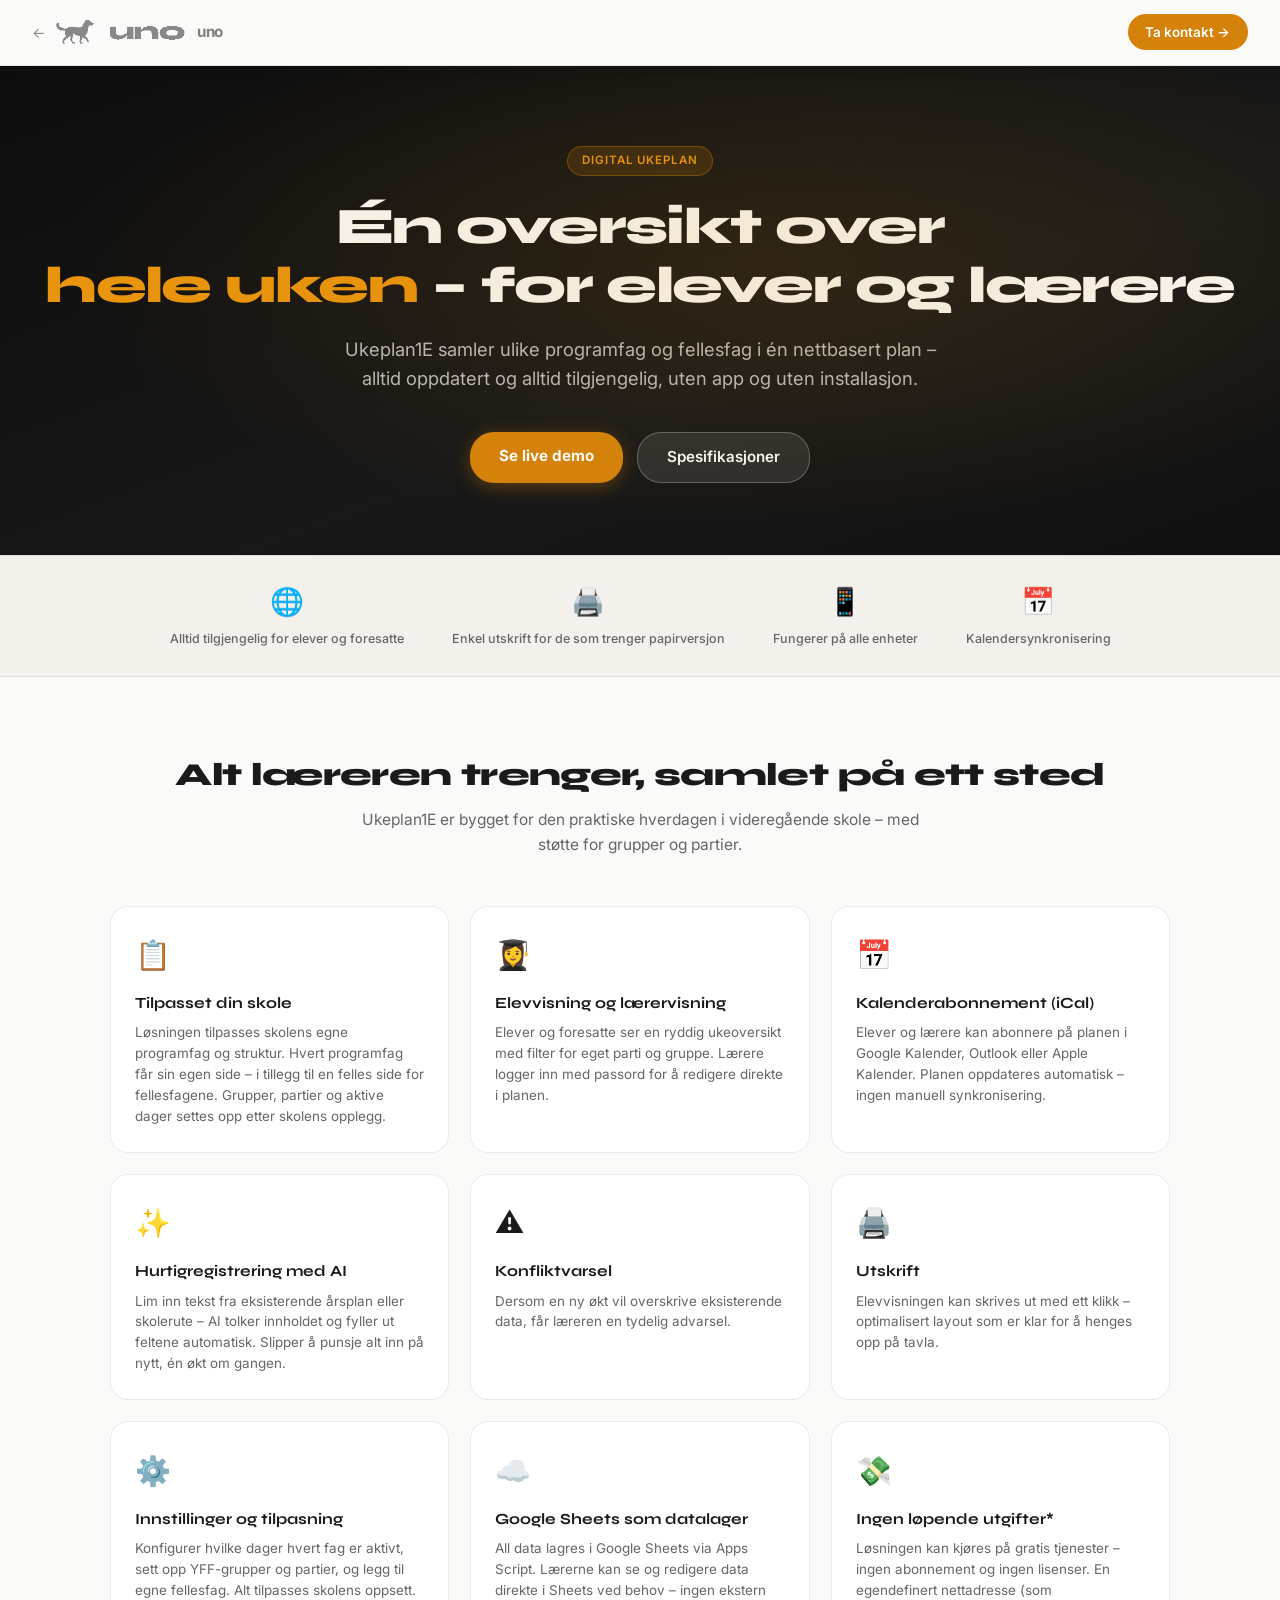
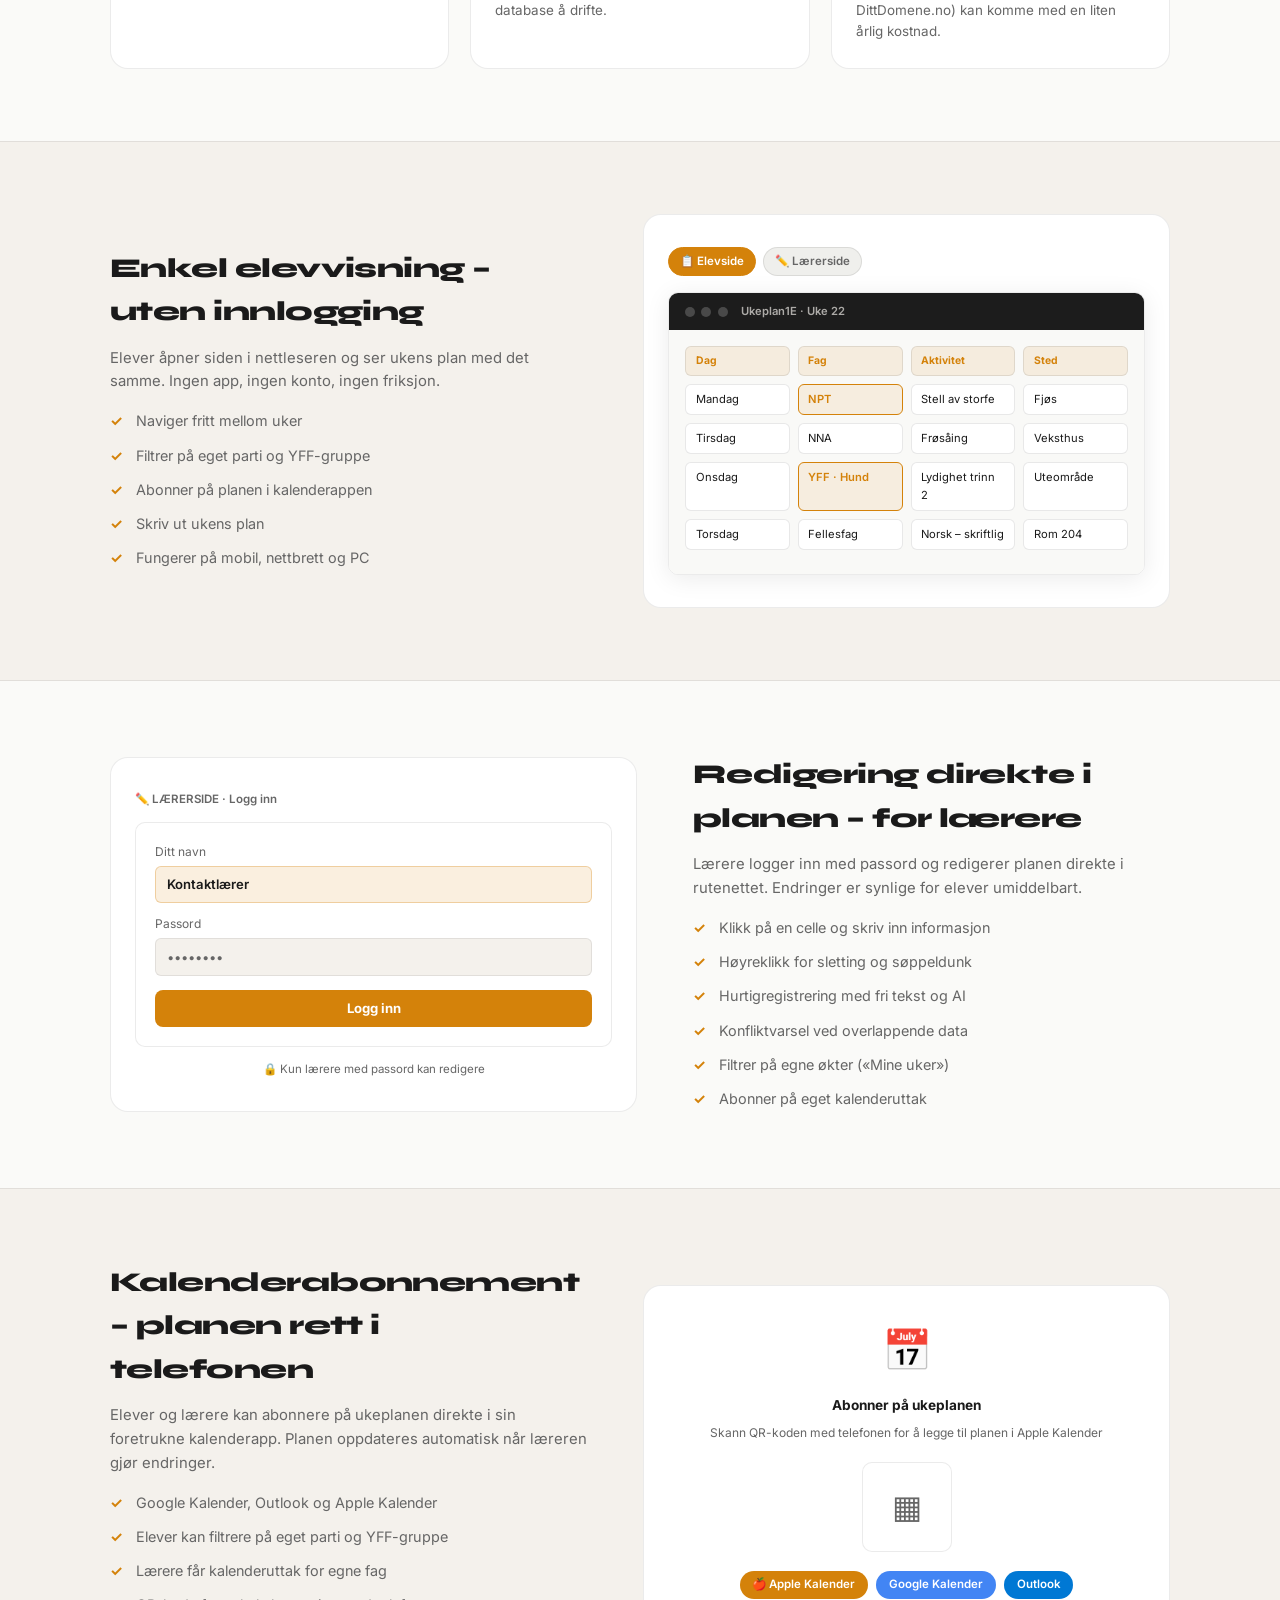
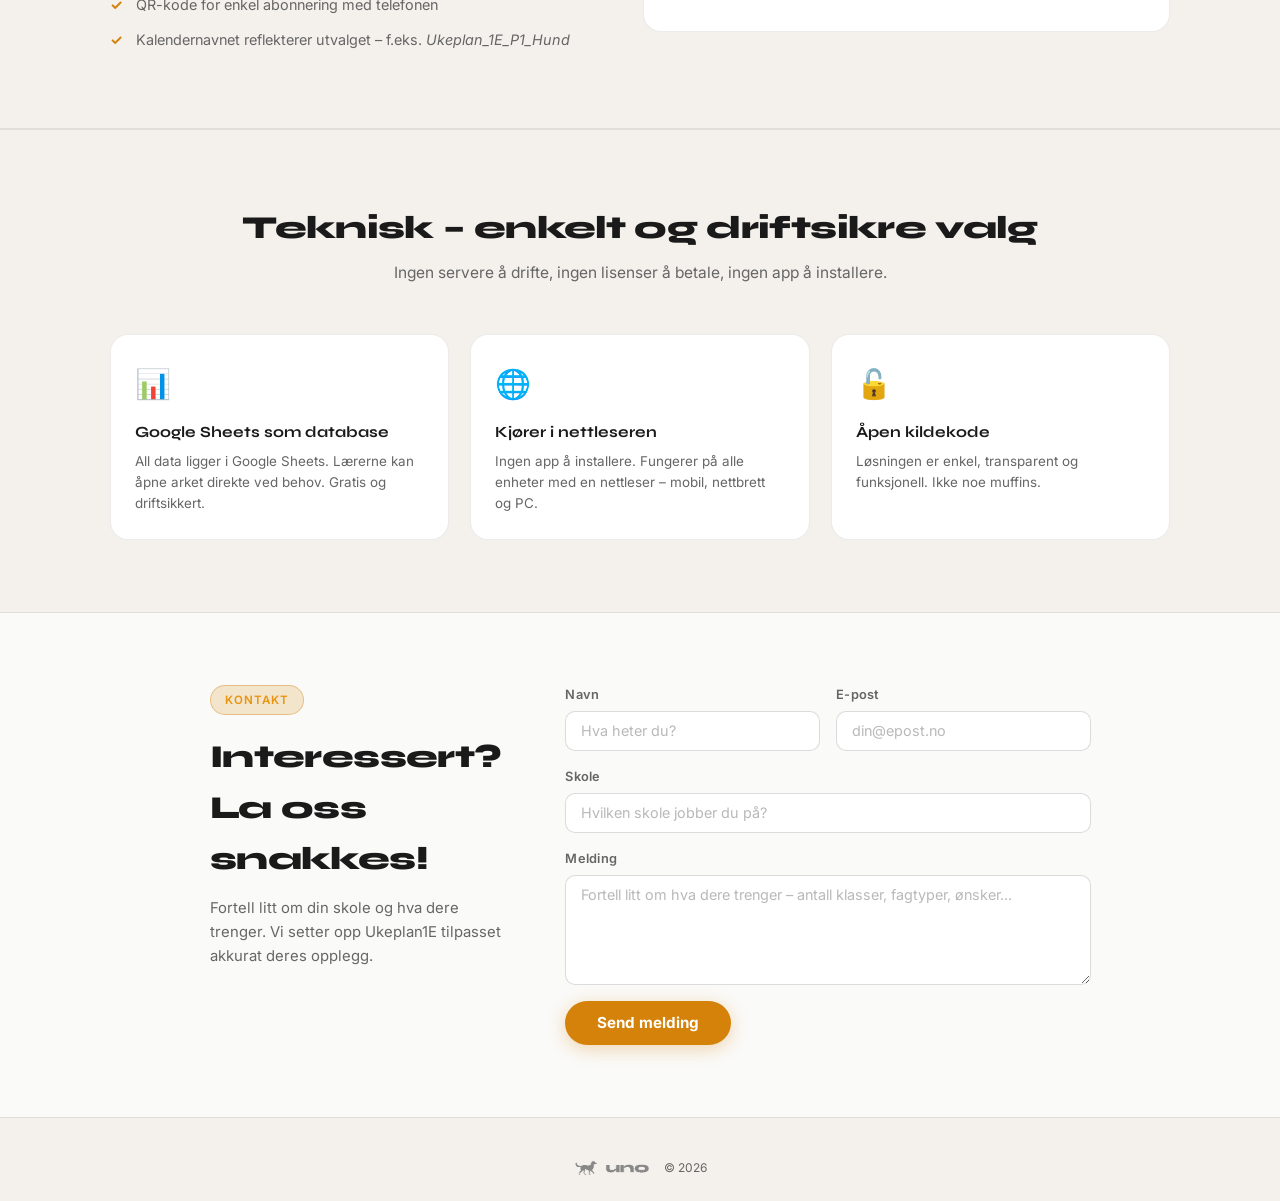
<file: ukeplan1e.html>
<!DOCTYPE html>
<html lang="no">
<head>
<meta charset="UTF-8">
<meta name="viewport" content="width=device-width, initial-scale=1.0">
<title>Ukeplan1E – digital ukeplan for videregående</title>
<!-- Favicon package generated by Favicon.im Generator -->
<link rel="icon" type="image/x-icon" href="/favicon/favicon.ico">
<link rel="icon" type="image/png" sizes="16x16" href="/favicon/favicon-16x16.png">
<link rel="icon" type="image/png" sizes="32x32" href="/favicon/favicon-32x32.png">
<link rel="apple-touch-icon" sizes="180x180" href="/favicon/apple-touch-icon.png">
<link rel="icon" type="image/png" sizes="192x192" href="/favicon/android-chrome-192x192.png">
<link rel="icon" type="image/png" sizes="512x512" href="/favicon/android-chrome-512x512.png">
<link rel="manifest" href="/favicon/manifest.json">
<meta name="theme-color" content="#111111">
<link rel="preconnect" href="https://fonts.googleapis.com">
<link rel="preconnect" href="https://fonts.gstatic.com" crossorigin>
<link href="https://fonts.googleapis.com/css2?family=Syne:wght@400;600;700;800&family=Inter:wght@400;500;600&display=swap" rel="stylesheet">
<style>
  :root {
    /* Light amber theme */
    --bg: #FAFAF8;
    --bg-alt: #F4F1EC;
    --bg-card: #FFFFFF;
    --text: #1A1A1A;
    --text-muted: #666666;
    --accent: #D4820A;
    --accent-lt: #E8940C;
    --accent-glow: rgba(212,130,10,0.12);
    --border: rgba(0,0,0,0.08);
    --radius: 18px;
    --radius-sm: 10px;
    --shadow: 0 4px 24px rgba(0,0,0,0.08);
    --shadow-sm: 0 2px 10px rgba(0,0,0,0.05);
    /* Legacy aliases */
    --groen: var(--accent);
    --groen-mork: #1c1c1c;
    --groen-lys: rgba(212,130,10,0.10);
    --groen-lys2: var(--bg-alt);
    --hvit: var(--bg);
    --tekst: var(--text);
    --dempet: var(--text-muted);
    --kant: var(--border);
  }

  * { box-sizing: border-box; margin: 0; padding: 0; }
  html { scroll-behavior: smooth; }

  body {
    font-family: 'Inter', -apple-system, BlinkMacSystemFont, sans-serif;
    background: var(--bg);
    color: var(--text);
    line-height: 1.6;
  }

  /* ── TOPPMENY ── */
  nav {
    position: sticky;
    top: 0;
    background: rgba(250,250,248,0.94);
    backdrop-filter: blur(12px);
    -webkit-backdrop-filter: blur(12px);
    padding: .9rem 2rem;
    display: flex;
    align-items: center;
    justify-content: space-between;
    z-index: 100;
    border-bottom: 1px solid var(--border);
    box-shadow: 0 2px 12px rgba(0,0,0,0.06);
  }
  .nav-logo {
    color: var(--text);
    font-size: 1rem;
    font-weight: 600;
    letter-spacing: -.01em;
    display: flex;
    align-items: center;
    gap: .5rem;
  }
  .nav-logo span { opacity: .55; font-weight: 400; }
  nav a.nav-cta {
    background: var(--accent);
    color: #fff;
    padding: .45rem 1.1rem;
    border-radius: 20px;
    font-size: .84rem;
    font-weight: 600;
    text-decoration: none;
    transition: background .15s;
  }
  nav a.nav-cta:hover { background: var(--accent-lt); }

  /* ── HERO ── */
  .hero {
    background: linear-gradient(160deg, #0d0d0d 0%, #181818 60%, #111111 100%);
    color: #FAF7F2;
    padding: 5rem 2rem 4.5rem;
    text-align: center;
    position: relative;
    overflow: hidden;
  }
  .hero::before {
    content: '';
    position: absolute;
    inset: 0;
    background: radial-gradient(ellipse at 60% 40%, rgba(212,130,10,0.14) 0%, transparent 65%);
    pointer-events: none;
  }
  .hero .btn-sek {
    background: rgba(255,255,255,0.10);
    color: #FAF7F2;
    border-color: rgba(255,255,255,0.25);
  }
  .hero .btn-sek:hover { background: rgba(255,255,255,0.18); }
  .hero-badge {
    display: inline-block;
    background: rgba(212,130,10,0.18);
    border: 1px solid rgba(212,130,10,0.38);
    color: var(--accent-lt);
    font-size: .72rem;
    font-weight: 600;
    letter-spacing: .08em;
    text-transform: uppercase;
    padding: .3rem .9rem;
    border-radius: 20px;
    margin-bottom: 1.4rem;
  }
  .hero h1 {
    font-family: 'Syne', sans-serif;
    font-size: clamp(2rem, 5vw, 3.2rem);
    font-weight: 800;
    letter-spacing: -.03em;
    line-height: 1.15;
    margin-bottom: 1.2rem;
  }
  .hero h1 em {
    font-style: normal;
    color: var(--accent-lt);
  }
  .hero-sub {
    font-size: clamp(.95rem, 2vw, 1.15rem);
    color: rgba(250,247,242,0.72);
    max-width: 600px;
    margin: 0 auto 2.4rem;
  }
  .hero-knapper {
    display: flex;
    gap: .9rem;
    justify-content: center;
    flex-wrap: wrap;
  }
  .btn-prim {
    background: var(--accent);
    color: #fff;
    font-weight: 700;
    font-size: .95rem;
    padding: .75rem 1.8rem;
    border-radius: 24px;
    text-decoration: none;
    transition: background .15s, transform .1s;
    box-shadow: 0 4px 18px rgba(212,130,10,0.35);
  }
  .btn-prim:hover { background: var(--accent-lt); transform: translateY(-1px); }
  .btn-sek {
    background: rgba(255,255,255,.08);
    color: var(--text);
    font-weight: 600;
    font-size: .95rem;
    padding: .75rem 1.8rem;
    border-radius: 24px;
    text-decoration: none;
    border: 1.5px solid rgba(255,255,255,.15);
    transition: background .15s;
  }
  .btn-sek:hover { background: rgba(255,255,255,.14); }

  /* ── STATS-STRIP ── */
  .stats {
    background: var(--bg-alt);
    border-top: 1px solid var(--border);
    border-bottom: 1px solid var(--border);
    padding: 1.6rem 2rem;
    display: flex;
    justify-content: center;
    gap: 3rem;
    flex-wrap: wrap;
  }
  .stat { text-align: center; }
  .stat strong {
    display: block;
    font-family: 'Syne', sans-serif;
    font-size: 1.7rem;
    font-weight: 800;
    color: var(--accent-lt);
    letter-spacing: -.02em;
  }
  .stat span {
    font-size: .78rem;
    color: var(--text-muted);
    font-weight: 500;
  }

  /* ── SEKSJONER ── */
  section { padding: 4.5rem 2rem; }
  .seksjon-tittel {
    text-align: center;
    margin-bottom: 3rem;
  }
  .seksjon-tittel h2 {
    font-family: 'Syne', sans-serif;
    font-size: clamp(1.4rem, 3vw, 2rem);
    font-weight: 800;
    color: var(--text);
    letter-spacing: -.02em;
    margin-bottom: .5rem;
  }
  .seksjon-tittel p {
    color: var(--text-muted);
    font-size: .97rem;
    max-width: 560px;
    margin: 0 auto;
  }
  .container { max-width: 1060px; margin: 0 auto; }

  /* ── FEATURE-GRID ── */
  .feature-grid {
    display: grid;
    grid-template-columns: repeat(auto-fit, minmax(290px, 1fr));
    gap: 1.3rem;
  }
  .feature-kort {
    background: var(--bg-card);
    border: 1px solid var(--border);
    border-radius: var(--radius);
    padding: 1.6rem 1.5rem;
    transition: box-shadow .15s, transform .15s;
  }
  .feature-kort:hover {
    box-shadow: 0 8px 30px rgba(0,0,0,0.4);
    transform: translateY(-2px);
  }
  .feature-ikon {
    font-size: 1.8rem;
    margin-bottom: .8rem;
    display: block;
  }
  .feature-kort h3 {
    font-family: 'Syne', sans-serif;
    font-size: .97rem;
    font-weight: 700;
    color: var(--text);
    margin-bottom: .4rem;
  }
  .feature-kort p {
    font-size: .84rem;
    color: var(--text-muted);
    line-height: 1.55;
  }

  /* ── SPLIT-SEKSJONER ── */
  .split {
    display: flex;
    gap: 3.5rem;
    align-items: center;
    flex-wrap: wrap;
  }
  .split.rev { flex-direction: row-reverse; }
  .split-tekst { flex: 1; min-width: 260px; }
  .split-tekst h2 {
    font-family: 'Syne', sans-serif;
    font-size: clamp(1.3rem, 2.5vw, 1.7rem);
    font-weight: 800;
    color: var(--text);
    letter-spacing: -.02em;
    margin-bottom: .8rem;
  }
  .split-tekst p {
    color: var(--text-muted);
    font-size: .93rem;
    margin-bottom: .6rem;
  }
  .split-visuell {
    flex: 1;
    min-width: 260px;
    background: var(--bg-card);
    border: 1px solid var(--border);
    border-radius: var(--radius);
    padding: 2rem 1.5rem;
  }

  /* ── SJEKKLISTE ── */
  .sjekkliste {
    list-style: none;
    margin-top: .5rem;
  }
  .sjekkliste li {
    padding: .35rem 0;
    padding-left: 1.6rem;
    position: relative;
    font-size: .9rem;
    color: var(--text-muted);
  }
  .sjekkliste li::before {
    content: '✓';
    position: absolute;
    left: 0;
    color: var(--accent);
    font-weight: 700;
  }

  /* ── SKJERMBILDE-MOCK ── */
  .mock-vindu {
    border-radius: var(--radius-sm);
    overflow: hidden;
    box-shadow: var(--shadow);
    border: 1px solid var(--border);
  }
  .mock-topplist {
    background: #1c1c1c;
    padding: .6rem 1rem;
    display: flex;
    gap: .4rem;
    align-items: center;
  }
  .mock-dot {
    width: 10px; height: 10px;
    border-radius: 50%;
    background: rgba(255,255,255,.2);
  }
  .mock-tittel {
    color: rgba(250,247,242,.65);
    font-size: .7rem;
    margin-left: .4rem;
    font-weight: 600;
  }
  .mock-innhold {
    background: #F9F9F7;
    padding: 1rem;
  }
  .mock-rad {
    display: flex;
    gap: .5rem;
    margin-bottom: .5rem;
  }
  .mock-celle {
    background: #FFFFFF;
    border: 1px solid rgba(0,0,0,0.09);
    border-radius: 6px;
    padding: .35rem .6rem;
    font-size: .7rem;
    flex: 1;
    color: var(--text);
  }
  .mock-celle.header {
    background: rgba(212,130,10,0.10);
    font-weight: 700;
    color: var(--accent);
    font-size: .65rem;
  }
  .mock-celle.aktiv {
    border-color: var(--accent);
    background: rgba(212,130,10,0.10);
    color: var(--accent);
    font-weight: 600;
  }

  /* ── FANER-ILLUSTRASJON ── */
  .fane-strip {
    display: flex;
    gap: .4rem;
    margin-bottom: 1rem;
    flex-wrap: wrap;
  }
  .fane-chip {
    background: #EFEFEC;
    border: 1px solid rgba(0,0,0,0.09);
    border-radius: 20px;
    padding: .28rem .7rem;
    font-size: .72rem;
    font-weight: 600;
    color: var(--text-muted);
  }
  .fane-chip.aktiv {
    background: var(--accent);
    color: #fff;
    border-color: var(--accent);
  }

  /* ── TRINN-FOR-TRINN ── */
  .steg-grid {
    display: grid;
    grid-template-columns: repeat(auto-fit, minmax(220px, 1fr));
    gap: 1.5rem;
  }
  .steg {
    text-align: center;
    padding: 1.5rem 1rem;
    background: var(--bg-card);
    border: 1px solid var(--border);
    border-radius: var(--radius);
  }
  .steg-nr {
    width: 44px; height: 44px;
    background: var(--accent);
    color: #fff;
    border-radius: 50%;
    font-family: 'Syne', sans-serif;
    font-size: 1.1rem;
    font-weight: 800;
    display: flex;
    align-items: center;
    justify-content: center;
    margin: 0 auto .9rem;
  }
  .steg h3 {
    font-family: 'Syne', sans-serif;
    font-size: .95rem;
    font-weight: 700;
    color: var(--text);
    margin-bottom: .4rem;
  }
  .steg p {
    font-size: .82rem;
    color: var(--text-muted);
  }

  /* ── BAKGRUNNS-SEKSJONER ── */
  .bg-lys {
    background: var(--bg-alt);
    border-top: 1px solid var(--border);
    border-bottom: 1px solid var(--border);
  }
  .bg-mork { background: #0f0f0f; color: var(--text); }
  .bg-mork .seksjon-tittel h2 { color: var(--text); }
  .bg-mork .seksjon-tittel p { color: var(--text-muted); }

  /* ── KONTAKT / CTA ── */
  .cta-boks {
    background: linear-gradient(135deg, #1a1200, #2b1d00);
    border: 1px solid rgba(212,130,10,0.25);
    border-radius: 20px;
    padding: 3.5rem 2rem;
    text-align: center;
    color: var(--text);
    max-width: 680px;
    margin: 0 auto;
    box-shadow: 0 8px 40px rgba(212,130,10,0.12);
  }
  .cta-boks h2 {
    font-family: 'Syne', sans-serif;
    font-size: clamp(1.4rem, 3vw, 2rem);
    font-weight: 800;
    margin-bottom: .7rem;
    letter-spacing: -.02em;
  }
  .cta-boks p {
    color: var(--text-muted);
    font-size: .95rem;
    margin-bottom: 2rem;
  }
  .cta-epost {
    display: inline-block;
    background: var(--accent);
    border: 1.5px solid var(--accent);
    color: #fff;
    padding: .7rem 1.8rem;
    border-radius: 24px;
    font-size: .92rem;
    font-weight: 600;
    text-decoration: none;
    transition: background .15s;
    box-shadow: 0 4px 18px rgba(212,130,10,0.3);
  }
  .cta-epost:hover { background: var(--accent-lt); border-color: var(--accent-lt); }

  /* ── KONTAKTSKJEMA ── */
  .kontakt-layout {
    display: grid;
    grid-template-columns: 1fr 1.4fr;
    gap: 4rem;
    align-items: start;
    max-width: 860px;
    margin: 0 auto;
  }
  .kontakt-venstre h2 {
    font-family: 'Syne', sans-serif;
    font-size: clamp(1.5rem, 3vw, 2rem);
    font-weight: 800;
    letter-spacing: -.02em;
    margin-bottom: .6rem;
    color: var(--text);
  }
  .kontakt-venstre p {
    color: var(--text-muted);
    font-size: .93rem;
    line-height: 1.6;
  }
  .kontakt-form {
    display: flex;
    flex-direction: column;
    gap: 1rem;
  }
  .form-rad {
    display: grid;
    grid-template-columns: 1fr 1fr;
    gap: 1rem;
  }
  .form-gruppe {
    display: flex;
    flex-direction: column;
    gap: .35rem;
  }
  .form-gruppe label {
    font-size: .8rem;
    font-weight: 600;
    color: var(--text-muted);
    letter-spacing: .02em;
  }
  .form-gruppe input,
  .form-gruppe textarea {
    background: var(--bg-card);
    border: 1px solid rgba(0,0,0,0.14);
    border-radius: var(--radius-sm);
    color: var(--text);
    font-family: 'Inter', sans-serif;
    font-size: .9rem;
    padding: .65rem .9rem;
    transition: border-color .15s, box-shadow .15s;
    outline: none;
    resize: vertical;
  }
  .form-gruppe input::placeholder,
  .form-gruppe textarea::placeholder { color: rgba(0,0,0,0.28); }
  .form-gruppe input:focus,
  .form-gruppe textarea:focus {
    border-color: var(--accent);
    box-shadow: 0 0 0 3px rgba(212,130,10,0.15);
  }
  .form-gruppe textarea { min-height: 110px; }
  .btn-send {
    background: var(--accent);
    color: #fff;
    border: none;
    border-radius: 24px;
    font-family: 'Inter', sans-serif;
    font-size: .95rem;
    font-weight: 700;
    padding: .8rem 2rem;
    cursor: pointer;
    transition: background .15s, transform .1s;
    box-shadow: 0 4px 18px rgba(212,130,10,0.3);
    align-self: flex-start;
  }
  .btn-send:hover { background: var(--accent-lt); transform: translateY(-1px); }
  .btn-send:disabled { opacity: .6; cursor: not-allowed; transform: none; }
  .form-success {
    background: rgba(212,130,10,0.12);
    border: 1px solid rgba(212,130,10,0.3);
    border-radius: var(--radius);
    padding: 2rem;
    text-align: center;
    color: var(--text);
  }
  .form-success p { color: var(--text-muted); margin-top: .4rem; font-size: .9rem; }
  @media (max-width: 700px) {
    .kontakt-layout { grid-template-columns: 1fr; gap: 2rem; }
    .form-rad { grid-template-columns: 1fr; }
    .btn-send { align-self: stretch; }
  }

  /* ── FOOTER ── */
  footer {
    background: var(--bg-alt);
    color: var(--text-muted);
    text-align: center;
    padding: 1.4rem;
    font-size: .74rem;
    border-top: 1px solid var(--border);
  }

  /* ── MOBILSTØTTE ── */
  @media (max-width: 640px) {
    nav { padding: .75rem 1.1rem; }
    .hero { padding: 3.5rem 1.2rem 3rem; }
    section { padding: 3rem 1.2rem; }
    .stats { gap: 1.5rem; }
    .split, .split.rev { flex-direction: column; }
  }
</style>
</head>
<body>

<!-- NAVIGASJON -->
<nav>
  <div class="nav-logo">
    <a href="https://uno.ganddal.net" style="color:inherit;text-decoration:none;display:flex;align-items:center;gap:.4rem;">
      <span style="opacity:.5;font-size:.9rem;">←</span>
      <img src="img/unohundlogo.png" alt="uno" style="height:28px;width:auto;">
      <span style="font-weight:700;font-size:.95rem;">uno</span>
    </a>
  </div>
  <a class="nav-cta" href="https://uno.ganddal.net/#kontakt">Ta kontakt →</a>
</nav>

<!-- HERO -->
<section class="hero">
  <div class="hero-badge">Digital ukeplan</div>
  <h1>Én oversikt over<br><em>hele uken</em> – for elever og lærere</h1>
  <p class="hero-sub">Ukeplan1E samler ulike programfag og fellesfag i én nettbasert plan – alltid oppdatert og alltid tilgjengelig, uten app og uten installasjon.</p>
  <div class="hero-knapper">
    <a class="btn-prim" href="ukeplan1e-demo.html">Se live demo</a>
    <a class="btn-sek" href="#spesifikasjoner">Spesifikasjoner</a>
  </div>
</section>

<!-- STATS -->
<div class="stats">
  <div class="stat"><strong>🌐</strong><span>Alltid tilgjengelig for elever og foresatte</span></div>
  <div class="stat"><strong>🖨️</strong><span>Enkel utskrift for de som trenger papirversjon</span></div>
  <div class="stat"><strong>📱</strong><span>Fungerer på alle enheter</span></div>
  <div class="stat"><strong>📅</strong><span>Kalendersynkronisering</span></div>
</div>

<!-- FUNKSJONER -->
<section id="spesifikasjoner">
  <div class="container">
    <div class="seksjon-tittel">
      <h2>Alt læreren trenger, samlet på ett sted</h2>
      <p>Ukeplan1E er bygget for den praktiske hverdagen i videregående skole – med støtte for grupper og partier.</p>
    </div>
    <div class="feature-grid">

      <div class="feature-kort">
        <span class="feature-ikon">📋</span>
        <h3>Tilpasset din skole</h3>
        <p>Løsningen tilpasses skolens egne programfag og struktur. Hvert programfag får sin egen side – i tillegg til en felles side for fellesfagene. Grupper, partier og aktive dager settes opp etter skolens opplegg.</p>
      </div>

      <div class="feature-kort">
        <span class="feature-ikon">👩‍🎓</span>
        <h3>Elevvisning og lærervisning</h3>
        <p>Elever og foresatte ser en ryddig ukeoversikt med filter for eget parti og gruppe. Lærere logger inn med passord for å redigere direkte i planen.</p>
      </div>

      <div class="feature-kort">
        <span class="feature-ikon">📅</span>
        <h3>Kalenderabonnement (iCal)</h3>
        <p>Elever og lærere kan abonnere på planen i Google Kalender, Outlook eller Apple Kalender. Planen oppdateres automatisk – ingen manuell synkronisering.</p>
      </div>

      <div class="feature-kort">
        <span class="feature-ikon">✨</span>
        <h3>Hurtigregistrering med AI</h3>
        <p>Lim inn tekst fra eksisterende årsplan eller skolerute – AI tolker innholdet og fyller ut feltene automatisk. Slipper å punsje alt inn på nytt, én økt om gangen.</p>
      </div>

      <div class="feature-kort" style="display:none;">
        <span class="feature-ikon">🗑️</span>
        <h3>Søppeldunk og angrefunksjon</h3>
        <p>Slettede økter havner i søppeldunken og kan enkelt gjenopprettes. Ingen frykt for å miste data ved en feilklikk.</p>
      </div>

      <div class="feature-kort">
        <span class="feature-ikon">⚠️</span>
        <h3>Konfliktvarsel</h3>
        <p>Dersom en ny økt vil overskrive eksisterende data, får læreren en tydelig advarsel.</p>
      </div>

      <div class="feature-kort">
        <span class="feature-ikon">🖨️</span>
        <h3>Utskrift</h3>
        <p>Elevvisningen kan skrives ut med ett klikk – optimalisert layout som er klar for å henges opp på tavla.</p>
      </div>

      <div class="feature-kort">
        <span class="feature-ikon">⚙️</span>
        <h3>Innstillinger og tilpasning</h3>
        <p>Konfigurer hvilke dager hvert fag er aktivt, sett opp YFF-grupper og partier, og legg til egne fellesfag. Alt tilpasses skolens oppsett.</p>
      </div>

      <div class="feature-kort">
        <span class="feature-ikon">☁️</span>
        <h3>Google Sheets som datalager</h3>
        <p>All data lagres i Google Sheets via Apps Script. Lærerne kan se og redigere data direkte i Sheets ved behov – ingen ekstern database å drifte.</p>
      </div>

      <div class="feature-kort">
        <span class="feature-ikon">💸</span>
        <h3>Ingen løpende utgifter*</h3>
        <p>Løsningen kan kjøres på gratis tjenester – ingen abonnement og ingen lisenser. En egendefinert nettadresse (som DittDomene.no) kan komme med en liten årlig kostnad.</p>
      </div>

    </div>
  </div>
</section>

<!-- ELEVSIDE-SPLIT -->
<section class="bg-lys">
  <div class="container">
    <div class="split">
      <div class="split-tekst">
        <h2>Enkel elevvisning – uten innlogging</h2>
        <p>Elever åpner siden i nettleseren og ser ukens plan med det samme. Ingen app, ingen konto, ingen friksjon.</p>
        <ul class="sjekkliste">
          <li>Naviger fritt mellom uker</li>
          <li>Filtrer på eget parti og YFF-gruppe</li>
          <li>Abonner på planen i kalenderappen</li>
          <li>Skriv ut ukens plan</li>
          <li>Fungerer på mobil, nettbrett og PC</li>
        </ul>
      </div>
      <div class="split-visuell">
        <div class="fane-strip">
          <div class="fane-chip aktiv">📋 Elevside</div>
          <div class="fane-chip">✏️ Lærerside</div>
        </div>
        <div class="mock-vindu">
          <div class="mock-topplist">
            <div class="mock-dot"></div>
            <div class="mock-dot"></div>
            <div class="mock-dot"></div>
            <span class="mock-tittel">Ukeplan1E · Uke 22</span>
          </div>
          <div class="mock-innhold">
            <div class="mock-rad">
              <div class="mock-celle header">Dag</div>
              <div class="mock-celle header">Fag</div>
              <div class="mock-celle header">Aktivitet</div>
              <div class="mock-celle header">Sted</div>
            </div>
            <div class="mock-rad">
              <div class="mock-celle">Mandag</div>
              <div class="mock-celle aktiv">NPT</div>
              <div class="mock-celle">Stell av storfe</div>
              <div class="mock-celle">Fjøs</div>
            </div>
            <div class="mock-rad">
              <div class="mock-celle">Tirsdag</div>
              <div class="mock-celle">NNA</div>
              <div class="mock-celle">Frøsåing</div>
              <div class="mock-celle">Veksthus</div>
            </div>
            <div class="mock-rad">
              <div class="mock-celle">Onsdag</div>
              <div class="mock-celle aktiv">YFF · Hund</div>
              <div class="mock-celle">Lydighet trinn 2</div>
              <div class="mock-celle">Uteområde</div>
            </div>
            <div class="mock-rad">
              <div class="mock-celle">Torsdag</div>
              <div class="mock-celle">Fellesfag</div>
              <div class="mock-celle">Norsk – skriftlig</div>
              <div class="mock-celle">Rom 204</div>
            </div>
          </div>
        </div>
      </div>
    </div>
  </div>
</section>

<!-- LÆRERSIDE-SPLIT -->
<section>
  <div class="container">
    <div class="split rev">
      <div class="split-tekst">
        <h2>Redigering direkte i planen – for lærere</h2>
        <p>Lærere logger inn med passord og redigerer planen direkte i rutenettet. Endringer er synlige for elever umiddelbart.</p>
        <ul class="sjekkliste">
          <li>Klikk på en celle og skriv inn informasjon</li>
          <li>Høyreklikk for sletting og søppeldunk</li>
          <li>Hurtigregistrering med fri tekst og AI</li>
          <li>Konfliktvarsel ved overlappende data</li>
          <li>Filtrer på egne økter («Mine uker»)</li>
          <li>Abonner på eget kalenderuttak</li>
        </ul>
      </div>
      <div class="split-visuell">
        <div style="font-size:.72rem;color:var(--dempet);margin-bottom:.8rem;font-weight:600;">✏️ LÆRERSIDE · Logg inn</div>
        <div style="background:var(--bg-card);border:1px solid var(--border);border-radius:10px;padding:1.2rem;margin-bottom:.8rem;">
          <div style="font-size:.75rem;color:var(--text-muted);margin-bottom:.3rem;">Ditt navn</div>
          <div style="background:rgba(212,130,10,0.13);border:1px solid rgba(212,130,10,0.3);border-radius:6px;padding:.45rem .7rem;font-size:.82rem;font-weight:600;color:var(--text);margin-bottom:.7rem;">Kontaktlærer</div>
          <div style="font-size:.75rem;color:var(--text-muted);margin-bottom:.3rem;">Passord</div>
          <div style="background:var(--bg-alt);border:1px solid var(--border);border-radius:6px;padding:.45rem .7rem;font-size:.82rem;color:var(--text-muted);margin-bottom:.9rem;">••••••••</div>
          <div style="background:var(--groen);color:#fff;border-radius:8px;padding:.5rem;text-align:center;font-size:.82rem;font-weight:700;">Logg inn</div>
        </div>
        <div style="font-size:.72rem;color:var(--dempet);text-align:center;">🔒 Kun lærere med passord kan redigere</div>
      </div>
    </div>
  </div>
</section>

<!-- KALENDER-SPLIT -->
<section class="bg-lys">
  <div class="container">
    <div class="split">
      <div class="split-tekst">
        <h2>Kalenderabonnement – planen rett i telefonen</h2>
        <p>Elever og lærere kan abonnere på ukeplanen direkte i sin foretrukne kalenderapp. Planen oppdateres automatisk når læreren gjør endringer.</p>
        <ul class="sjekkliste">
          <li>Google Kalender, Outlook og Apple Kalender</li>
          <li>Elever kan filtrere på eget parti og YFF-gruppe</li>
          <li>Lærere får kalenderuttak for egne fag</li>
          <li>QR-kode for enkel abonnering med telefonen</li>
          <li>Kalendernavnet reflekterer utvalget – f.eks. <em>Ukeplan_1E_P1_Hund</em></li>
        </ul>
      </div>
      <div class="split-visuell" style="text-align:center;">
        <div style="font-size:2.5rem;margin-bottom:.8rem;">📅</div>
        <div style="font-size:.85rem;font-weight:700;color:var(--text);margin-bottom:.4rem;">Abonner på ukeplanen</div>
        <div style="font-size:.75rem;color:var(--dempet);margin-bottom:1.2rem;">Skann QR-koden med telefonen for å legge til planen i Apple Kalender</div>
        <div style="background:var(--bg-card);border:1px solid var(--border);border-radius:10px;width:90px;height:90px;margin:0 auto 1.2rem;display:flex;align-items:center;justify-content:center;font-size:2rem;color:var(--text-muted);">▦</div>
        <div style="display:flex;gap:.5rem;justify-content:center;flex-wrap:wrap;">
          <div style="background:var(--groen);color:#fff;border-radius:20px;padding:.3rem .8rem;font-size:.72rem;font-weight:600;">🍎 Apple Kalender</div>
          <div style="background:#4285f4;color:#fff;border-radius:20px;padding:.3rem .8rem;font-size:.72rem;font-weight:600;">Google Kalender</div>
          <div style="background:#0078d4;color:#fff;border-radius:20px;padding:.3rem .8rem;font-size:.72rem;font-weight:600;">Outlook</div>
        </div>
      </div>
    </div>
  </div>
</section>


<!-- TEKNISK INFO -->
<section class="bg-lys">
  <div class="container">
    <div class="seksjon-tittel">
      <h2>Teknisk – enkelt og driftsikre valg</h2>
      <p>Ingen servere å drifte, ingen lisenser å betale, ingen app å installere.</p>
    </div>
    <div class="feature-grid">
      <div class="feature-kort">
        <span class="feature-ikon">📊</span>
        <h3>Google Sheets som database</h3>
        <p>All data ligger i Google Sheets. Lærerne kan åpne arket direkte ved behov. Gratis og driftsikkert.</p>
      </div>
      <div class="feature-kort">
        <span class="feature-ikon">🌐</span>
        <h3>Kjører i nettleseren</h3>
        <p>Ingen app å installere. Fungerer på alle enheter med en nettleser – mobil, nettbrett og PC.</p>
      </div>
      <div class="feature-kort">
        <span class="feature-ikon">🔓</span>
        <h3>Åpen kildekode</h3>
        <p>Løsningen er enkel, transparent og funksjonell. Ikke noe muffins.</p>
      </div>
    </div>
  </div>
</section>

<!-- KONTAKT -->
<section id="kontakt">
  <div class="container">
    <div class="kontakt-layout">

      <div class="kontakt-venstre">
        <span class="hero-badge" style="margin-bottom:1rem;display:inline-block;">Kontakt</span>
        <h2>Interessert?<br>La oss snakkes!</h2>
        <p style="margin-top:.8rem;">Fortell litt om din skole og hva dere trenger. Vi setter opp Ukeplan1E tilpasset akkurat deres opplegg.</p>
      </div>

      <div class="kontakt-hoyre">
        <form class="kontakt-form" id="ukeplanForm" action="https://formspree.io/f/xzdwvpga" method="POST">
          <input type="hidden" name="type" value="tilpass-ukeplan">

          <div class="form-rad">
            <div class="form-gruppe">
              <label for="navn">Navn</label>
              <input type="text" id="navn" name="name" placeholder="Hva heter du?" required autocomplete="name">
            </div>
            <div class="form-gruppe">
              <label for="epost">E-post</label>
              <input type="email" id="epost" name="email" placeholder="din@epost.no" required autocomplete="email">
            </div>
          </div>

          <div class="form-gruppe">
            <label for="skole">Skole</label>
            <input type="text" id="skole" name="skole" placeholder="Hvilken skole jobber du på?">
          </div>

          <div class="form-gruppe">
            <label for="melding">Melding</label>
            <textarea id="melding" name="message" placeholder="Fortell litt om hva dere trenger – antall klasser, fagtyper, ønsker..." required></textarea>
          </div>

          <button type="submit" class="btn-send" id="sendKnapp">Send melding</button>

          <div class="form-success" id="skjemaSuksess" hidden>
            <div style="font-size:1.8rem;margin-bottom:.4rem;">✦</div>
            <strong>Takk!</strong>
            <p>Vi svarer deg så snart som mulig.</p>
          </div>

        </form>
      </div>

    </div>
  </div>
</section>

<script>
  const form = document.getElementById('ukeplanForm');
  const knapp = document.getElementById('sendKnapp');
  const suksess = document.getElementById('skjemaSuksess');
  if (form) {
    form.addEventListener('submit', async (e) => {
      e.preventDefault();
      knapp.disabled = true;
      knapp.textContent = 'Sender...';
      try {
        const res = await fetch(form.action, {
          method: 'POST',
          body: new FormData(form),
          headers: { 'Accept': 'application/json' }
        });
        if (res.ok) {
          form.querySelectorAll('input, textarea, button').forEach(el => el.style.display = 'none');
          suksess.hidden = false;
        } else {
          knapp.disabled = false;
          knapp.textContent = 'Prøv igjen';
        }
      } catch {
        knapp.disabled = false;
        knapp.textContent = 'Prøv igjen';
      }
    });
  }
</script>

<!-- FOOTER -->
<footer style="display:flex;align-items:center;justify-content:center;gap:0.75rem;padding:2.5rem 2rem 1.5rem;">
  <a href="https://uno.ganddal.net" style="background:transparent;line-height:0;display:block;">
    <img src="img/unohundlogo.png" alt="uno" height="16" style="display:block;">
  </a>
  <span style="font-size:0.75rem;color:var(--text-muted);">© 2026</span>
</footer>

</body>
</html>
</file>
<file: style.css>
/* ============================================================
   uno.ganddal.net – Geddi Portfolio
   Fargepalett: Kull #111 · Rav #D4820A · Varm hvit #FAF7F2
   ============================================================ */

/* ── Custom properties ── */
:root {
  --bg:          #111111;
  --bg-alt:      #181818;
  --bg-card:     #272727;
  --text:        #FAF7F2;
  --text-muted:  #888888;
  --accent:      #D4820A;
  --accent-lt:   #F5A623;
  --accent-glow: rgba(212, 130, 10, 0.14);
  --border:      rgba(255, 255, 255, 0.08);
  --radius:      18px;
  --radius-sm:   10px;
  --ease:        cubic-bezier(0.4, 0, 0.2, 1);
}

/* ── Reset ── */
*, *::before, *::after { box-sizing: border-box; margin: 0; padding: 0; }
html { scroll-behavior: smooth; scroll-padding-top: 65px; }
body {
  font-family: 'Inter', system-ui, sans-serif;
  background: var(--bg);
  color: var(--text);
  line-height: 1.65;
  overflow-x: hidden;
  -webkit-font-smoothing: antialiased;
}
img { display: block; max-width: 100%; }
a  { color: inherit; text-decoration: none; }
ul { list-style: none; }

/* ── Typography ── */
h1, h2, h3 { font-family: 'Syne', sans-serif; line-height: 1.1; }
h1 { font-size: clamp(2.6rem, 6.5vw, 5rem); font-weight: 800; }
h2 { font-size: clamp(1.85rem, 4vw, 3rem);  font-weight: 700; }
h3 { font-size: 1.2rem; font-weight: 700; margin-bottom: 10px; }
.accent { color: var(--accent); }

/* ── Layout ── */
.container { max-width: 1180px; margin: 0 auto; padding: 0 28px; }
.section    { padding: 110px 0; }
.section--alt { background: var(--bg-alt); }

/* ── Buttons ── */
.btn {
  display: inline-flex;
  align-items: center;
  gap: 8px;
  padding: 13px 26px;
  border-radius: var(--radius-sm);
  font-family: 'Inter', sans-serif;
  font-size: .93rem;
  font-weight: 600;
  border: none;
  cursor: pointer;
  transition: transform .25s var(--ease),
              box-shadow .25s var(--ease),
              background .2s var(--ease),
              border-color .2s var(--ease);
  white-space: nowrap;
}
.btn-accent {
  background: var(--accent);
  color: #fff;
}
.btn-accent:hover {
  background: var(--accent-lt);
  transform: translateY(-2px);
  box-shadow: 0 8px 28px rgba(212, 130, 10, .45);
}
.btn-ghost {
  background: transparent;
  color: var(--text);
  border: 1.5px solid var(--border);
}
.btn-ghost:hover {
  border-color: var(--accent);
  color: var(--accent);
  transform: translateY(-2px);
}
.btn-sm   { padding: 9px 18px; font-size: .85rem; }
.btn-full { width: 100%; justify-content: center; font-size: 1rem; padding: 16px; }

/* ============================================================
   NAVIGATION
   ============================================================ */
.nav {
  position: fixed;
  inset: 0 0 auto 0;
  z-index: 100;
  padding: 18px 0;
  transition: background .3s var(--ease), padding .3s var(--ease), border-color .3s var(--ease);
  border-bottom: 1px solid transparent;
}
.nav.scrolled {
  background: rgba(17, 17, 17, .92);
  backdrop-filter: blur(14px);
  -webkit-backdrop-filter: blur(14px);
  border-bottom-color: var(--border);
  padding: 12px 0;
}
.nav-inner {
  max-width: 1180px;
  margin: 0 auto;
  padding: 0 28px;
  display: flex;
  align-items: center;
  gap: 8px;
}
.nav-logo {
  display: flex;
  align-items: center;
  gap: 10px;
  font-family: 'Syne', sans-serif;
  font-weight: 800;
  font-size: 1.3rem;
  letter-spacing: -.02em;
}
.nav-logo-img {
  width: 34px; height: 34px;
  flex-shrink: 0;
}
.nav-logo-img img { width: 34px; height: 34px; object-fit: contain; filter: brightness(0) invert(1); }

.nav-links {
  display: flex;
  gap: 4px;
  margin-left: auto;
}
.nav-link {
  padding: 8px 14px;
  border-radius: 8px;
  font-size: .88rem;
  font-weight: 500;
  color: var(--text-muted);
  transition: color .2s, background .2s;
}
.nav-link:hover { color: var(--text); background: rgba(255,255,255,.06); }
.nav-cta  { padding: 9px 18px; margin-left: 8px; }

/* Mobile toggle */
.nav-toggle {
  display: none;
  flex-direction: column;
  gap: 5px;
  background: none;
  border: none;
  cursor: pointer;
  padding: 6px;
  margin-left: auto;
}
.nav-toggle span {
  display: block;
  width: 22px; height: 2px;
  background: var(--text);
  border-radius: 2px;
  transition: transform .3s var(--ease), opacity .3s;
}
.nav-toggle.open span:nth-child(1) { transform: translateY(7px) rotate(45deg); }
.nav-toggle.open span:nth-child(2) { opacity: 0; }
.nav-toggle.open span:nth-child(3) { transform: translateY(-7px) rotate(-45deg); }

/* Mobile menu */
.nav-links.open {
  display: flex;
  flex-direction: column;
  position: absolute;
  top: 100%;
  left: 0; right: 0;
  background: rgba(17,17,17,.97);
  border-bottom: 1px solid var(--border);
  padding: 12px 28px 20px;
  gap: 4px;
}

/* ============================================================
   HERO
   ============================================================ */
.hero {
  min-height: 100svh;
  display: flex;
  flex-direction: column;
  justify-content: center;
  padding: 130px 28px 90px;
  position: relative;
  overflow: hidden;
  max-width: 1180px;
  margin: 0 auto;
}
.hero-bg-glow {
  position: fixed;
  top: -300px; right: -300px;
  width: 700px; height: 700px;
  background: radial-gradient(circle, rgba(212,130,10,.1) 0%, transparent 65%);
  pointer-events: none;
  z-index: 0;
}
.hero-inner {
  display: grid;
  grid-template-columns: 1fr 1fr;
  align-items: center;
  gap: 64px;
  position: relative;
  z-index: 1;
}
.badge {
  display: inline-flex;
  align-items: center;
  gap: 6px;
  padding: 6px 14px;
  border-radius: 100px;
  background: var(--accent-glow);
  border: 1px solid rgba(212,130,10,.28);
  color: var(--accent-lt);
  font-size: .82rem;
  font-weight: 600;
  margin-bottom: 28px;
}
.hero-text h1 { margin-bottom: 22px; }
.hero-sub {
  font-size: 1.07rem;
  color: var(--text-muted);
  max-width: 460px;
  margin-bottom: 40px;
  line-height: 1.75;
}
.hero-actions { display: flex; gap: 14px; flex-wrap: wrap; }

/* Hero image */
.hero-image-wrap {
  position: relative;
  display: flex;
  justify-content: center;
}
.hero-image-card {
  position: relative;
  z-index: 1;
}
.hero-image-card img {
  width: 100%;
  max-width: 380px;
  animation: floatDog 6s ease-in-out infinite;
  cursor: pointer;
  user-select: none;
}
@keyframes floatDog {
  0%, 100% { transform: translateY(0); }
  50%       { transform: translateY(-16px); }
}
/* Floating paw prints */
.hero-paw {
  position: absolute;
  font-size: 1.4rem;
  opacity: 0;
  animation: pawFloat 8s ease-in-out infinite;
  pointer-events: none;
  user-select: none;
}
.hero-paw--1 { bottom: 20px; right: -10px; animation-delay: 0s; }
.hero-paw--2 { top: 30px;   left:  -20px; animation-delay: 2.5s; }
.hero-paw--3 { bottom: 60px;left:  10px;  animation-delay: 5s; }
@keyframes pawFloat {
  0%   { opacity: 0; transform: translateY(10px) rotate(-10deg); }
  20%  { opacity: .5; }
  50%  { opacity: .3; transform: translateY(-10px) rotate(10deg); }
  80%  { opacity: .5; }
  100% { opacity: 0; transform: translateY(10px) rotate(-10deg); }
}

/* Scroll indicator */
.hero-scroll {
  display: flex;
  flex-direction: column;
  align-items: center;
  gap: 8px;
  color: var(--text-muted);
  font-size: .78rem;
  letter-spacing: .08em;
  text-transform: uppercase;
  margin-top: auto;
  padding-top: 48px;
  padding-bottom: 32px;
  align-self: center;
}
.scroll-bar {
  width: 1px; height: 44px;
  background: linear-gradient(to bottom, var(--accent), transparent);
  animation: scrollPulse 2.2s ease-in-out infinite;
}
@keyframes scrollPulse {
  0%   { opacity: 0; transform: scaleY(0); transform-origin: top; }
  50%  { opacity: 1; transform: scaleY(1); }
  100% { opacity: 0; transform: scaleY(0); transform-origin: bottom; }
}

/* ============================================================
   SECTION HEADERS
   ============================================================ */
.section-header {
  text-align: center;
  max-width: 580px;
  margin: 0 auto 68px;
}
.section-tag {
  display: inline-block;
  font-size: .76rem;
  font-weight: 600;
  text-transform: uppercase;
  letter-spacing: .14em;
  color: var(--accent);
  margin-bottom: 14px;
}
.section-header p {
  color: var(--text-muted);
  font-size: 1.02rem;
  margin-top: 14px;
  line-height: 1.75;
}

/* ============================================================
   PRODUCTS GRID
   ============================================================ */
.products-grid {
  display: grid;
  grid-template-columns: repeat(auto-fill, minmax(270px, 1fr));
  gap: 22px;
}
.product-card {
  background: var(--bg-card);
  border: 1px solid var(--border);
  border-radius: var(--radius);
  padding: 32px;
  position: relative;
  overflow: hidden;
  display: flex;
  flex-direction: column;
  transition: transform .3s var(--ease),
              box-shadow .3s var(--ease),
              border-color .3s var(--ease);
  transform-style: preserve-3d;
  will-change: transform;
}
.product-card::after {
  content: '';
  position: absolute;
  inset: 0;
  background: linear-gradient(135deg, var(--accent-glow) 0%, transparent 55%);
  opacity: 0;
  transition: opacity .3s var(--ease);
  border-radius: var(--radius);
  pointer-events: none;
}
.product-card:hover::after  { opacity: 1; }
.product-card:hover {
  border-color: rgba(212,130,10,.3);
  box-shadow: 0 20px 60px rgba(0,0,0,.35);
}
/* Gradient header with dog */
.card-header {
  margin: -32px -32px 24px -32px;
  height: 160px;
  border-radius: var(--radius) var(--radius) 0 0;
  background: linear-gradient(160deg, #3d3d3d 0%, #2e2e2e 50%, var(--bg-card) 100%);
  display: flex;
  align-items: flex-end;
  justify-content: center;
  overflow: hidden;
  flex-shrink: 0;
}
.card-dog {
  height: 120px;
  object-fit: contain;
  filter: drop-shadow(0 -6px 16px rgba(212,130,10,.25));
  transition: transform .35s var(--ease);
}
.product-card:hover .card-dog { transform: translateY(-6px); }

.card-header--screenshot {
  background: #1a1a1a;
  align-items: stretch;
  padding: 0;
}
.card-screenshot {
  width: 100%;
  height: 100%;
  object-fit: cover;
  object-position: top center;
  transition: transform .4s var(--ease);
}
.product-card:hover .card-screenshot { transform: scale(1.04); }

/* Tags */
.card-tag {
  display: inline-block;
  padding: 4px 12px;
  border-radius: 100px;
  font-size: .72rem;
  font-weight: 700;
  text-transform: uppercase;
  letter-spacing: .1em;
  margin-bottom: 14px;
  width: fit-content;
}
.tag-free   { background: rgba(34,197,94,.12);  color: #4ade80; border: 1px solid rgba(34,197,94,.2); }
.tag-access { background: var(--accent-glow);   color: var(--accent-lt); border: 1px solid rgba(212,130,10,.25); }
.tag-beta   { background: rgba(139,92,246,.12); color: #a78bfa; border: 1px solid rgba(139,92,246,.25); }

.product-card p {
  color: var(--text-muted);
  font-size: .93rem;
  line-height: 1.65;
  flex: 1;
}
.card-footer { margin-top: 28px; }
.card-footer--two { display: flex; gap: 10px; flex-wrap: wrap; }

/* Custom card */
.product-card--custom {
  border-style: dashed;
  border-color: rgba(212,130,10,.3);
  background: rgba(212,130,10,.03);
  text-align: center;
  justify-content: center;
}
.custom-star {
  font-size: 2.8rem;
  color: var(--accent);
  margin-bottom: 18px;
  display: block;
}
.product-card--custom .card-footer { margin-top: 24px; }

/* ============================================================
   ABOUT
   ============================================================ */
.about-layout {
  display: grid;
  grid-template-columns: 1.4fr 1fr;
  gap: 72px;
  align-items: start;
  margin-bottom: 80px;
}
.about-text h2  { margin-bottom: 24px; }
.about-text p   {
  color: var(--text-muted);
  font-size: 1.02rem;
  line-height: 1.8;
  margin-bottom: 18px;
}
.about-text p:last-child { margin-bottom: 0; }

.about-stat-col {
  display: flex;
  flex-direction: column;
  gap: 16px;
  padding-top: 8px;
}
.stat-card {
  background: var(--bg-card);
  border: 1px solid var(--border);
  border-radius: var(--radius);
  padding: 24px 28px;
  display: flex;
  flex-direction: column;
  gap: 6px;
  transition: border-color .25s var(--ease), transform .25s var(--ease);
}
.stat-card:hover {
  border-color: rgba(212,130,10,.35);
  transform: translateX(4px);
}
.stat-num {
  font-family: 'Syne', sans-serif;
  font-size: 2rem;
  font-weight: 800;
  color: var(--accent);
  line-height: 1;
}
.stat-label {
  font-size: .88rem;
  color: var(--text-muted);
  line-height: 1.4;
}

.divider {
  height: 1px;
  background: var(--border);
  margin-bottom: 80px;
}

/* ============================================================
   STEPS / PROCESS
   ============================================================ */
.steps {
  display: flex;
  align-items: stretch;
  gap: 0;
  max-width: 860px;
  margin: 0 auto;
}
.step {
  flex: 1;
  background: var(--bg-card);
  border: 1px solid var(--border);
  border-radius: var(--radius);
  padding: 40px 28px;
  text-align: center;
}
.step-num {
  font-family: 'Syne', sans-serif;
  font-size: 2.8rem;
  font-weight: 800;
  color: var(--accent);
  opacity: .28;
  line-height: 1;
  margin-bottom: 20px;
}
.step h3 { margin-bottom: 10px; }
.step p  { color: var(--text-muted); font-size: .92rem; line-height: 1.65; }
.step-arrow {
  font-size: 1.6rem;
  color: var(--accent);
  opacity: .5;
  padding: 0 12px;
  display: flex;
  align-items: center;
  flex-shrink: 0;
}

/* ============================================================
   CONTACT
   ============================================================ */
.contact-layout {
  display: grid;
  grid-template-columns: 1fr 1.6fr;
  gap: 80px;
  align-items: start;
  max-width: 940px;
  margin: 0 auto;
}
.contact-left { padding-top: 48px; }
.contact-left h2 { margin-bottom: 14px; }
.contact-left > p {
  color: var(--text-muted);
  font-size: 1.02rem;
  margin-bottom: 44px;
  line-height: 1.75;
}
.contact-dog-wrap { display: flex; justify-content: center; }
.contact-dog {
  width: 150px;
  transition: all .4s var(--ease);
  object-fit: contain;
}

/* Form */
.contact-form { display: flex; flex-direction: column; gap: 18px; }
.form-row { display: grid; grid-template-columns: 1fr 1fr; gap: 18px; }
.form-group { display: flex; flex-direction: column; gap: 7px; }
.form-group label {
  font-size: .78rem;
  font-weight: 600;
  color: var(--text-muted);
  text-transform: uppercase;
  letter-spacing: .1em;
}
.form-group input,
.form-group select,
.form-group textarea {
  background: var(--bg-card);
  border: 1.5px solid var(--border);
  border-radius: var(--radius-sm);
  color: var(--text);
  font-family: 'Inter', sans-serif;
  font-size: .96rem;
  padding: 13px 15px;
  outline: none;
  width: 100%;
  transition: border-color .2s, box-shadow .2s;
}
.form-group input::placeholder,
.form-group textarea::placeholder { color: var(--text-muted); opacity: .7; }
.form-group input:focus,
.form-group select:focus,
.form-group textarea:focus {
  border-color: var(--accent);
  box-shadow: 0 0 0 3px var(--accent-glow);
}
.form-group select {
  appearance: none;
  cursor: pointer;
  background-image: url("data:image/svg+xml,%3Csvg xmlns='http://www.w3.org/2000/svg' width='12' height='8'%3E%3Cpath d='M1 1l5 5 5-5' stroke='%23888' stroke-width='1.5' fill='none' stroke-linecap='round' stroke-linejoin='round'/%3E%3C/svg%3E");
  background-repeat: no-repeat;
  background-position: right 14px center;
  padding-right: 36px;
}
.form-group select option { background: var(--bg-alt); }
.form-group textarea { resize: vertical; min-height: 110px; }

/* Submit state */
.btn[disabled] { opacity: .7; cursor: not-allowed; transform: none !important; }

/* Success message */
.form-success {
  text-align: center;
  padding: 36px 24px;
  background: var(--bg-card);
  border: 1px solid rgba(34,197,94,.2);
  border-radius: var(--radius);
}
.form-success img {
  width: 90px;
  margin: 0 auto 16px;
  object-fit: contain;
}
.form-success p { font-size: 1.08rem; font-weight: 600; }

/* ============================================================
   FOOTER
   ============================================================ */
.footer {
  padding: 1.2rem 0;
  border-top: 1px solid var(--border);
}
.footer-inner {
  max-width: 1180px;
  margin: 0 auto;
  padding: 0 28px;
  display: flex;
  align-items: center;
  gap: 0.55rem;
}
.footer-logo-link { display: inline-flex; align-items: center; line-height: 0; }
.footer-logo-link img { opacity: .4; }
.footer-copy { font-size: 0.68rem; color: #666; }

/* ============================================================
   EASTER EGG
   ============================================================ */
.woof-popup {
  position: fixed;
  bottom: 32px; right: 32px;
  background: var(--accent);
  color: #fff;
  font-family: 'Syne', sans-serif;
  font-weight: 700;
  font-size: 1.35rem;
  padding: 14px 22px;
  border-radius: var(--radius);
  transform: translateY(100px) scale(.8);
  opacity: 0;
  transition: transform .4s cubic-bezier(.34,1.56,.64,1), opacity .4s;
  pointer-events: none;
  z-index: 999;
  box-shadow: 0 8px 32px rgba(212,130,10,.5);
}
.woof-popup.show { transform: translateY(0) scale(1); opacity: 1; }

/* ============================================================
   SCROLL REVEAL
   ============================================================ */
.reveal {
  opacity: 0;
  transform: translateY(28px);
  transition: opacity .65s var(--ease), transform .65s var(--ease);
}
.reveal.visible { opacity: 1; transform: translateY(0); }

/* ============================================================
   RESPONSIVE
   ============================================================ */
@media (max-width: 960px) {
  .hero-inner {
    grid-template-columns: 1fr;
    text-align: center;
    gap: 48px;
  }
  .hero-sub   { margin-left: auto; margin-right: auto; }
  .hero-actions { justify-content: center; }
  .hero-image-wrap { order: -1; }
  .hero-image-card img { max-width: 280px; }
  .hero-scroll { display: none; }
  .hero { padding-bottom: 60px; }

  .steps { flex-direction: column; }
  .step-arrow { transform: rotate(90deg); padding: 4px 0; }

  .contact-layout { grid-template-columns: 1fr; gap: 48px; }
  .contact-left { padding-top: 0; text-align: center; }
  .about-layout { grid-template-columns: 1fr; gap: 40px; }

  .nav-links, .nav-cta { display: none; }
  .nav-toggle { display: flex; }
}
@media (max-width: 640px) {
  .section         { padding: 80px 0; }
  .products-grid   { grid-template-columns: 1fr; }
  .form-row        { grid-template-columns: 1fr; }
  .footer-inner    { flex-direction: column; text-align: center; }
  .hero { padding: 120px 20px 80px; }
}
</file>
